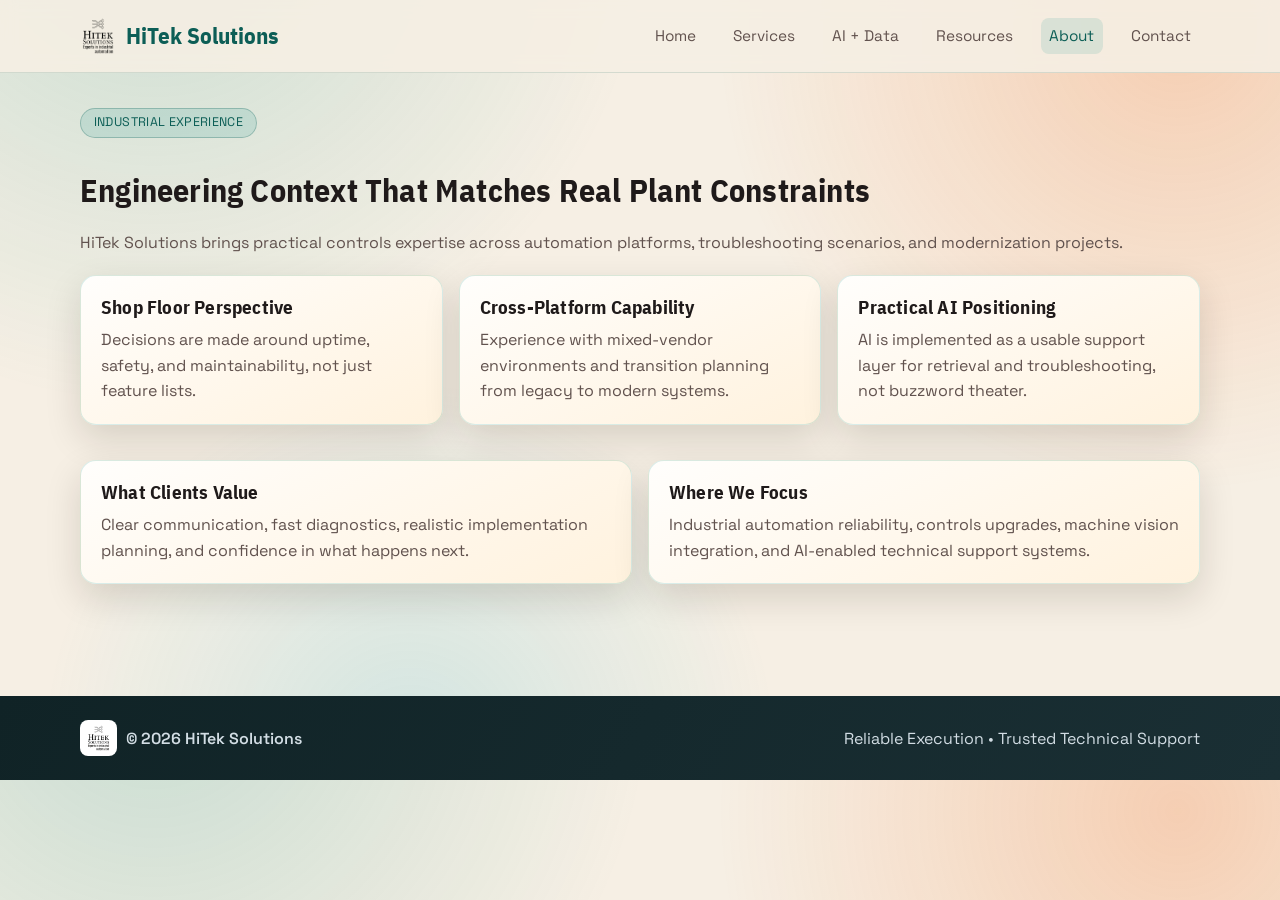
<file: about.html>
<!doctype html>
<html lang="en">
<head>
  <meta charset="UTF-8" />
  <meta name="viewport" content="width=device-width, initial-scale=1.0" />
  <title>About | HiTek Solutions</title>
  <meta name="description" content="HiTek Solutions combines industrial controls expertise with practical AI-enabled support systems." />
  <link rel="canonical" href="https://hiteksol.com/about.html" />
  <meta property="og:type" content="website" />
  <meta property="og:title" content="About HiTek Solutions" />
  <meta property="og:description" content="Industrial controls expertise, practical modernization support, and AI-enabled technical workflows." />
  <meta property="og:url" content="https://hiteksol.com/about.html" />
  <meta name="twitter:card" content="summary_large_image" />
  <meta name="twitter:title" content="About | HiTek Solutions" />
  <meta name="twitter:description" content="Engineering-focused automation support for plant-floor reliability and modernization." />
  <link rel="preconnect" href="https://fonts.googleapis.com" />
  <link rel="preconnect" href="https://fonts.gstatic.com" crossorigin />
  <link href="https://fonts.googleapis.com/css2?family=IBM+Plex+Sans+Condensed:wght@400;600;700&family=Space+Grotesk:wght@400;500;600;700&display=swap" rel="stylesheet" />
  <link rel="stylesheet" href="assets/css/styles.css" />
</head>
<body>
  <header class="site-header">
    <div class="container nav-wrap">
      <a class="brand" href="index.html">
        <img class="brand-logo" src="assets/images/Logo.png" alt="HiTek Solutions logo" />
        <span>HiTek Solutions</span>
      </a>
      <button class="menu-toggle" aria-label="Toggle navigation">Menu</button>
      <nav class="nav-links">
        <a href="index.html">Home</a>
        <a href="services.html">Services</a>
        <a href="ai-data-solutions.html">AI + Data</a>
        <a href="resources.html">Resources</a>
        <a class="active" href="about.html">About</a>
        <a href="contact.html">Contact</a>
      </nav>
    </div>
  </header>

  <main class="section">
    <div class="container">
      <div class="section-head reveal">
        <span class="kicker">Industrial Experience</span>
        <h1>Engineering Context That Matches Real Plant Constraints</h1>
        <p>HiTek Solutions brings practical controls expertise across automation platforms, troubleshooting scenarios, and modernization projects.</p>
      </div>

      <div class="card-grid">
        <article class="card reveal"><h3>Shop Floor Perspective</h3><p>Decisions are made around uptime, safety, and maintainability, not just feature lists.</p></article>
        <article class="card reveal"><h3>Cross-Platform Capability</h3><p>Experience with mixed-vendor environments and transition planning from legacy to modern systems.</p></article>
        <article class="card reveal"><h3>Practical AI Positioning</h3><p>AI is implemented as a usable support layer for retrieval and troubleshooting, not buzzword theater.</p></article>
      </div>

      <section class="section split">
        <article class="card reveal">
          <h3>What Clients Value</h3>
          <p>Clear communication, fast diagnostics, realistic implementation planning, and confidence in what happens next.</p>
        </article>
        <article class="card reveal">
          <h3>Where We Focus</h3>
          <p>Industrial automation reliability, controls upgrades, machine vision integration, and AI-enabled technical support systems.</p>
        </article>
      </section>
    </div>
  </main>

  <footer class="site-footer">
    <div class="container footer-row">
      <div class="footer-brand">
        <img class="footer-logo" src="assets/images/Logo.png" alt="HiTek Solutions logo" />
        <span>© <span data-year></span> HiTek Solutions</span>
      </div>
      <div>Reliable Execution • Trusted Technical Support</div>
    </div>
  </footer>

  <script src="assets/js/main.js"></script>
  <script>
 window.difyChatbotConfig = {
  token: '4Jf4ayX9tkjJKown',
  inputs: {
    // You can define the inputs from the Start node here
    // key is the variable name
    // e.g.
    // name: "NAME"
  },
  systemVariables: {
    // user_id: 'YOU CAN DEFINE USER ID HERE',
    // conversation_id: 'YOU CAN DEFINE CONVERSATION ID HERE, IT MUST BE A VALID UUID',
  },
  userVariables: {
    // avatar_url: 'YOU CAN DEFINE USER AVATAR URL HERE',
    // name: 'YOU CAN DEFINE USER NAME HERE',
  },
 }
</script>
<script
 src="https://udify.app/embed.min.js"
 id="4Jf4ayX9tkjJKown"
 defer>
</script>
<style>
  #dify-chatbot-bubble-button {
    background-color: #1C64F2 !important;
  }
  #dify-chatbot-bubble-window {
    width: 24rem !important;
    height: 40rem !important;
  }
</style>
</body>
</html>
</file>
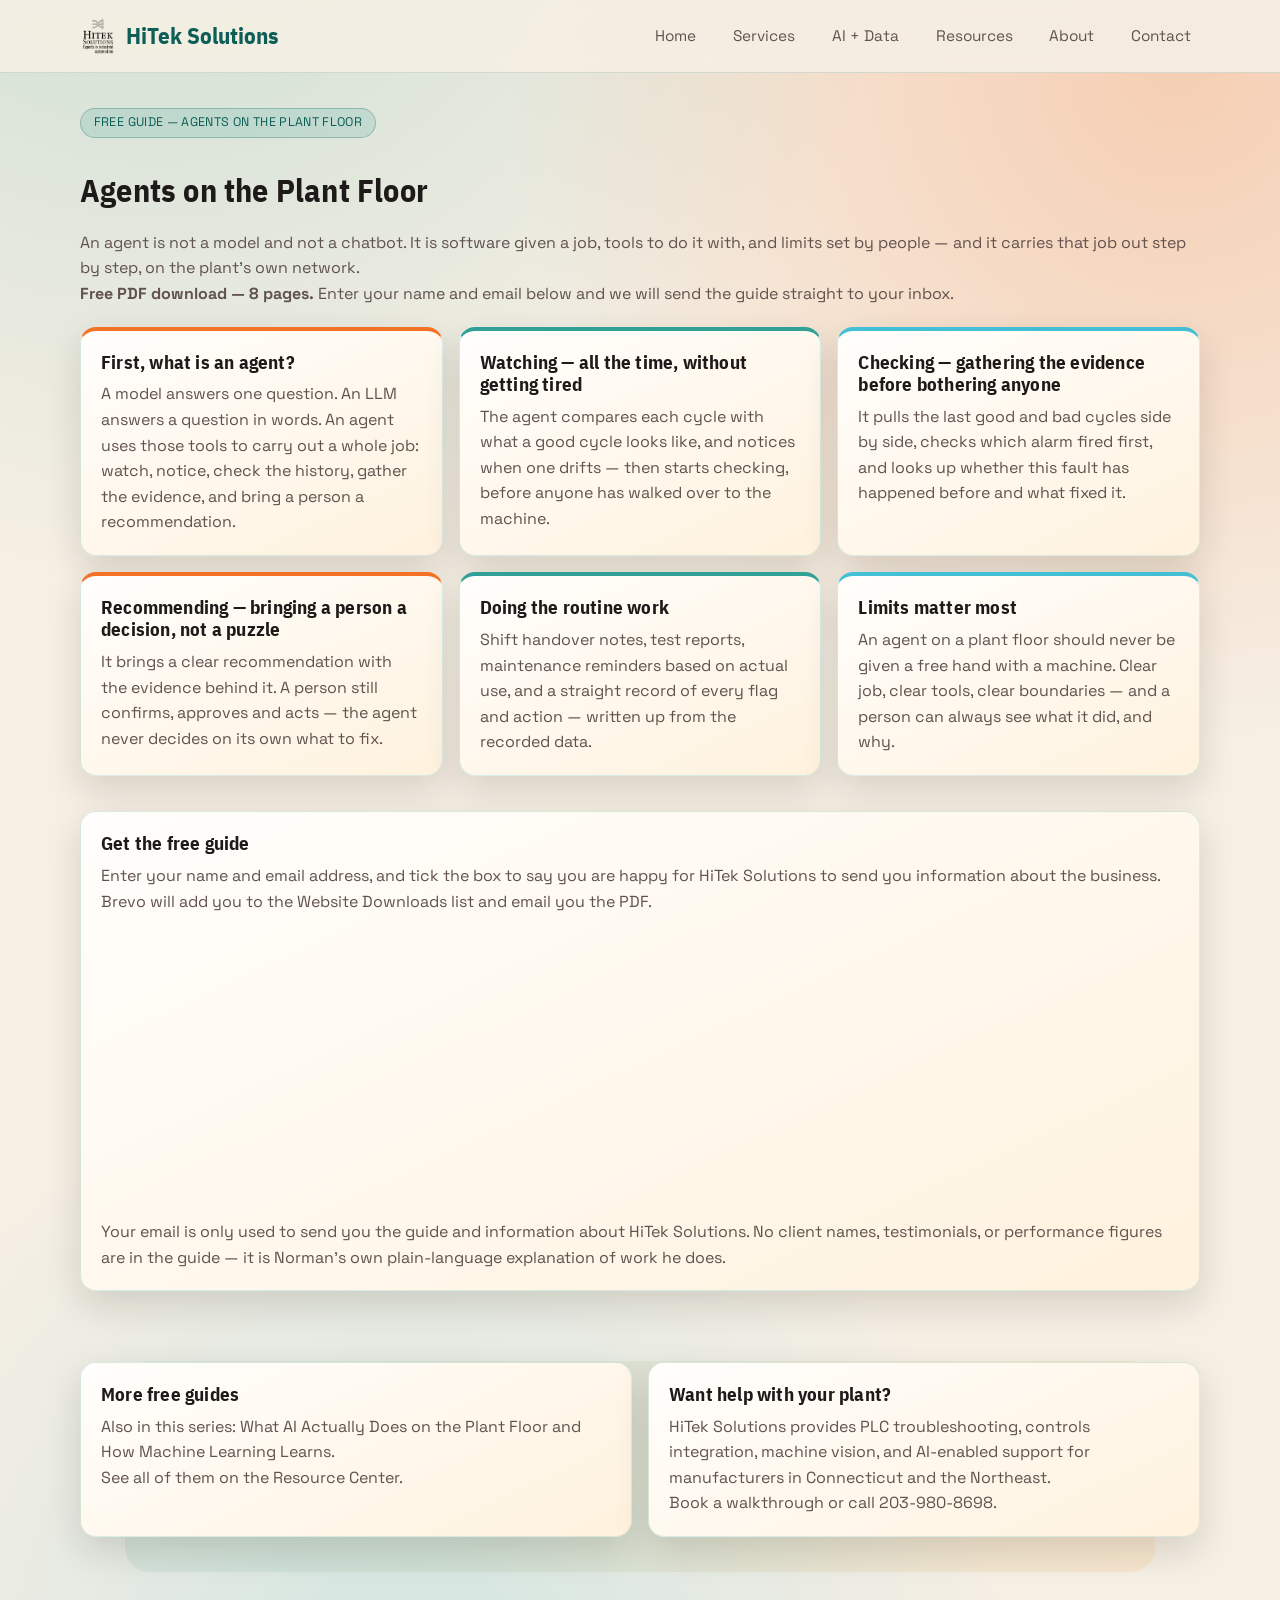
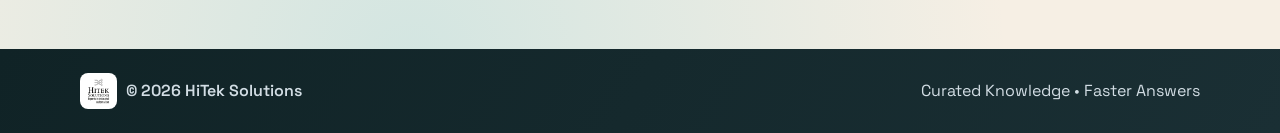
<file: agents-on-the-plant-floor.html>
<!doctype html>
<html lang="en">
<head>
  <meta charset="UTF-8" />
  <meta name="viewport" content="width=device-width, initial-scale=1.0" />
  <title>Agents on the Plant Floor — Free Guide | HiTek Solutions</title>
  <meta name="description" content="What an AI agent is, what it does on the plant floor, and who it helps: a model predicts, an LLM explains, and an agent does the work in between — watching, checking, recommending — while a person still decides." />
  <link rel="canonical" href="https://hiteksol.com/agents-on-the-plant-floor.html" />
  <meta property="og:type" content="website" />
  <meta property="og:title" content="Agents on the Plant Floor | HiTek Solutions" />
  <meta property="og:description" content="What an AI agent is, what it does on the plant floor, and who it helps: a model predicts, an LLM explains, and an agent does the work in between — watching, checking, recommending — while a person still decides." />
  <meta property="og:url" content="https://hiteksol.com/agents-on-the-plant-floor.html" />
  <meta name="twitter:card" content="summary_large_image" />
  <meta name="twitter:title" content="Agents on the Plant Floor | HiTek Solutions" />
  <meta name="twitter:description" content="What an AI agent is, what it does on the plant floor, and who it helps: a model predicts, an LLM explains, and an agent does the work in between — watching, checking, recommending — while a person still decides." />
  <link rel="preconnect" href="https://fonts.googleapis.com" />
  <link rel="preconnect" href="https://fonts.gstatic.com" crossorigin />
  <link href="https://fonts.googleapis.com/css2?family=IBM+Plex+Sans+Condensed:wght@400;600;700&family=Space+Grotesk:wght@400;500;600;700&display=swap" rel="stylesheet" />
  <link rel="stylesheet" href="assets/css/styles.css" />
</head>
<body>
  <header class="site-header">
    <div class="container nav-wrap">
      <a class="brand" href="index.html">
        <img class="brand-logo" src="assets/images/Logo.png" alt="HiTek Solutions logo" />
        <span>HiTek Solutions</span>
      </a>
      <button class="menu-toggle" aria-label="Toggle navigation">Menu</button>
      <nav class="nav-links">
        <a href="index.html">Home</a>
        <a href="services.html">Services</a>
        <a href="ai-data-solutions.html">AI + Data</a>
        <a href="resources.html">Resources</a>
        <a href="about.html">About</a>
        <a href="contact.html">Contact</a>
      </nav>
    </div>
  </header>

  <main class="section">
    <div class="container">
      <div class="section-head reveal">
        <span class="kicker">Free Guide — Agents on the Plant Floor</span>
        <h1>Agents on the Plant Floor</h1>
        <p>An agent is not a model and not a chatbot. It is software given a job, tools to do it with, and limits set by people — and it carries that job out step by step, on the plant’s own network.</p>
        <p><strong>Free PDF download — 8 pages.</strong> Enter your name and email below and we will send the guide straight to your inbox.</p>
      </div>

      <div class="card-grid service-list">
          <article class="card reveal"><h3>First, what is an agent?</h3><p>A model answers one question. An LLM answers a question in words. An agent uses those tools to carry out a whole job: watch, notice, check the history, gather the evidence, and bring a person a recommendation.</p></article>
          <article class="card reveal"><h3>Watching — all the time, without getting tired</h3><p>The agent compares each cycle with what a good cycle looks like, and notices when one drifts — then starts checking, before anyone has walked over to the machine.</p></article>
          <article class="card reveal"><h3>Checking — gathering the evidence before bothering anyone</h3><p>It pulls the last good and bad cycles side by side, checks which alarm fired first, and looks up whether this fault has happened before and what fixed it.</p></article>
          <article class="card reveal"><h3>Recommending — bringing a person a decision, not a puzzle</h3><p>It brings a clear recommendation with the evidence behind it. A person still confirms, approves and acts — the agent never decides on its own what to fix.</p></article>
          <article class="card reveal"><h3>Doing the routine work</h3><p>Shift handover notes, test reports, maintenance reminders based on actual use, and a straight record of every flag and action — written up from the recorded data.</p></article>
          <article class="card reveal"><h3>Limits matter most</h3><p>An agent on a plant floor should never be given a free hand with a machine. Clear job, clear tools, clear boundaries — and a person can always see what it did, and why.</p></article>
      </div>

      <section class="section reveal">
        <article class="card">
          <h3>Get the free guide</h3>
          <p>Enter your name and email address, and tick the box to say you are happy for HiTek Solutions to send you information about the business. Brevo will add you to the Website Downloads list and email you the PDF.</p>
<iframe title="Request the 'Agents on the Plant Floor' guide" width="540" height="305" src="https://15adab74.sibforms.com/v2/serve/[base64]" frameborder="0" scrolling="auto" allowfullscreen style="display: block;margin-left: auto;margin-right: auto;max-width: 100%;"></iframe>
          <p>Your email is only used to send you the guide and information about HiTek Solutions. No client names, testimonials, or performance figures are in the guide — it is Norman’s own plain-language explanation of work he does.</p>
        </article>
      </section>

      <section class="section reveal">
        <div class="split">
          <article class="card">
            <h3>More free guides</h3>
            <p>Also in this series: <a href="ai-on-the-plant-floor.html">What AI Actually Does on the Plant Floor</a> and <a href="how-machine-learning-learns.html">How Machine Learning Learns</a>.</p>
            <p>See all of them on the <a href="resources.html">Resource Center</a>.</p>
          </article>
          <article class="card">
            <h3>Want help with your plant?</h3>
            <p>HiTek Solutions provides PLC troubleshooting, controls integration, machine vision, and AI-enabled support for manufacturers in Connecticut and the Northeast.</p>
            <p><a href="contact.html">Book a walkthrough</a> or call <a href="tel:+12039808698">203-980-8698</a>.</p>
          </article>
        </div>
      </section>
    </div>
  </main>

  <footer class="site-footer">
    <div class="container footer-row">
      <div class="footer-brand">
        <img class="footer-logo" src="assets/images/Logo.png" alt="HiTek Solutions logo" />
        <span>© <span data-year></span> HiTek Solutions</span>
      </div>
      <div>Curated Knowledge • Faster Answers</div>
    </div>
  </footer>

  <script src="assets/js/main.js"></script>
  <script>
 window.difyChatbotConfig = {
  token: '4Jf4ayX9tkjJKown',
 }
</script>
<script
 src="https://udify.app/embed.min.js"
 id="4Jf4ayX9tkjJKown"
 defer>
</script>
<style>
  #dify-chatbot-bubble-button {
    background-color: #1C64F2 !important;
  }
  #dify-chatbot-bubble-window {
    width: 24rem !important;
    height: 40rem !important;
  }
</style>
</body>
</html>
</file>
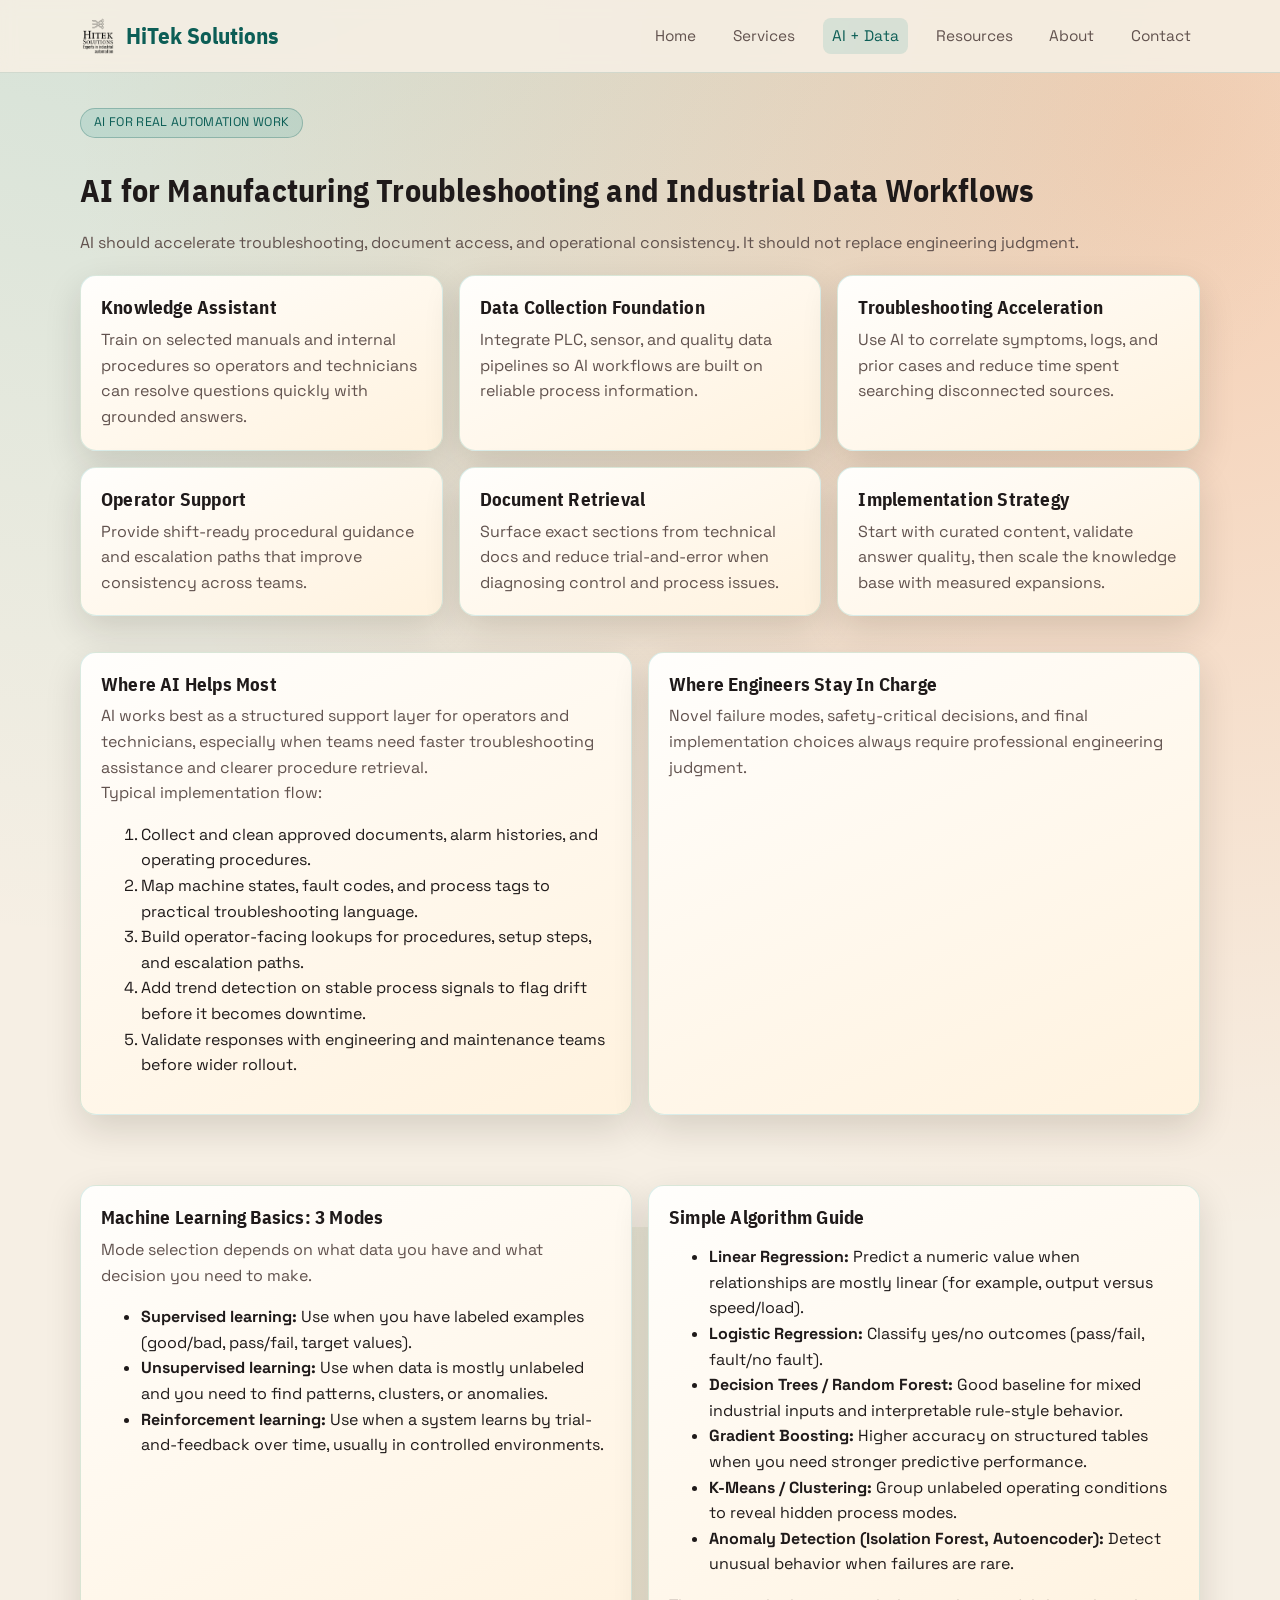
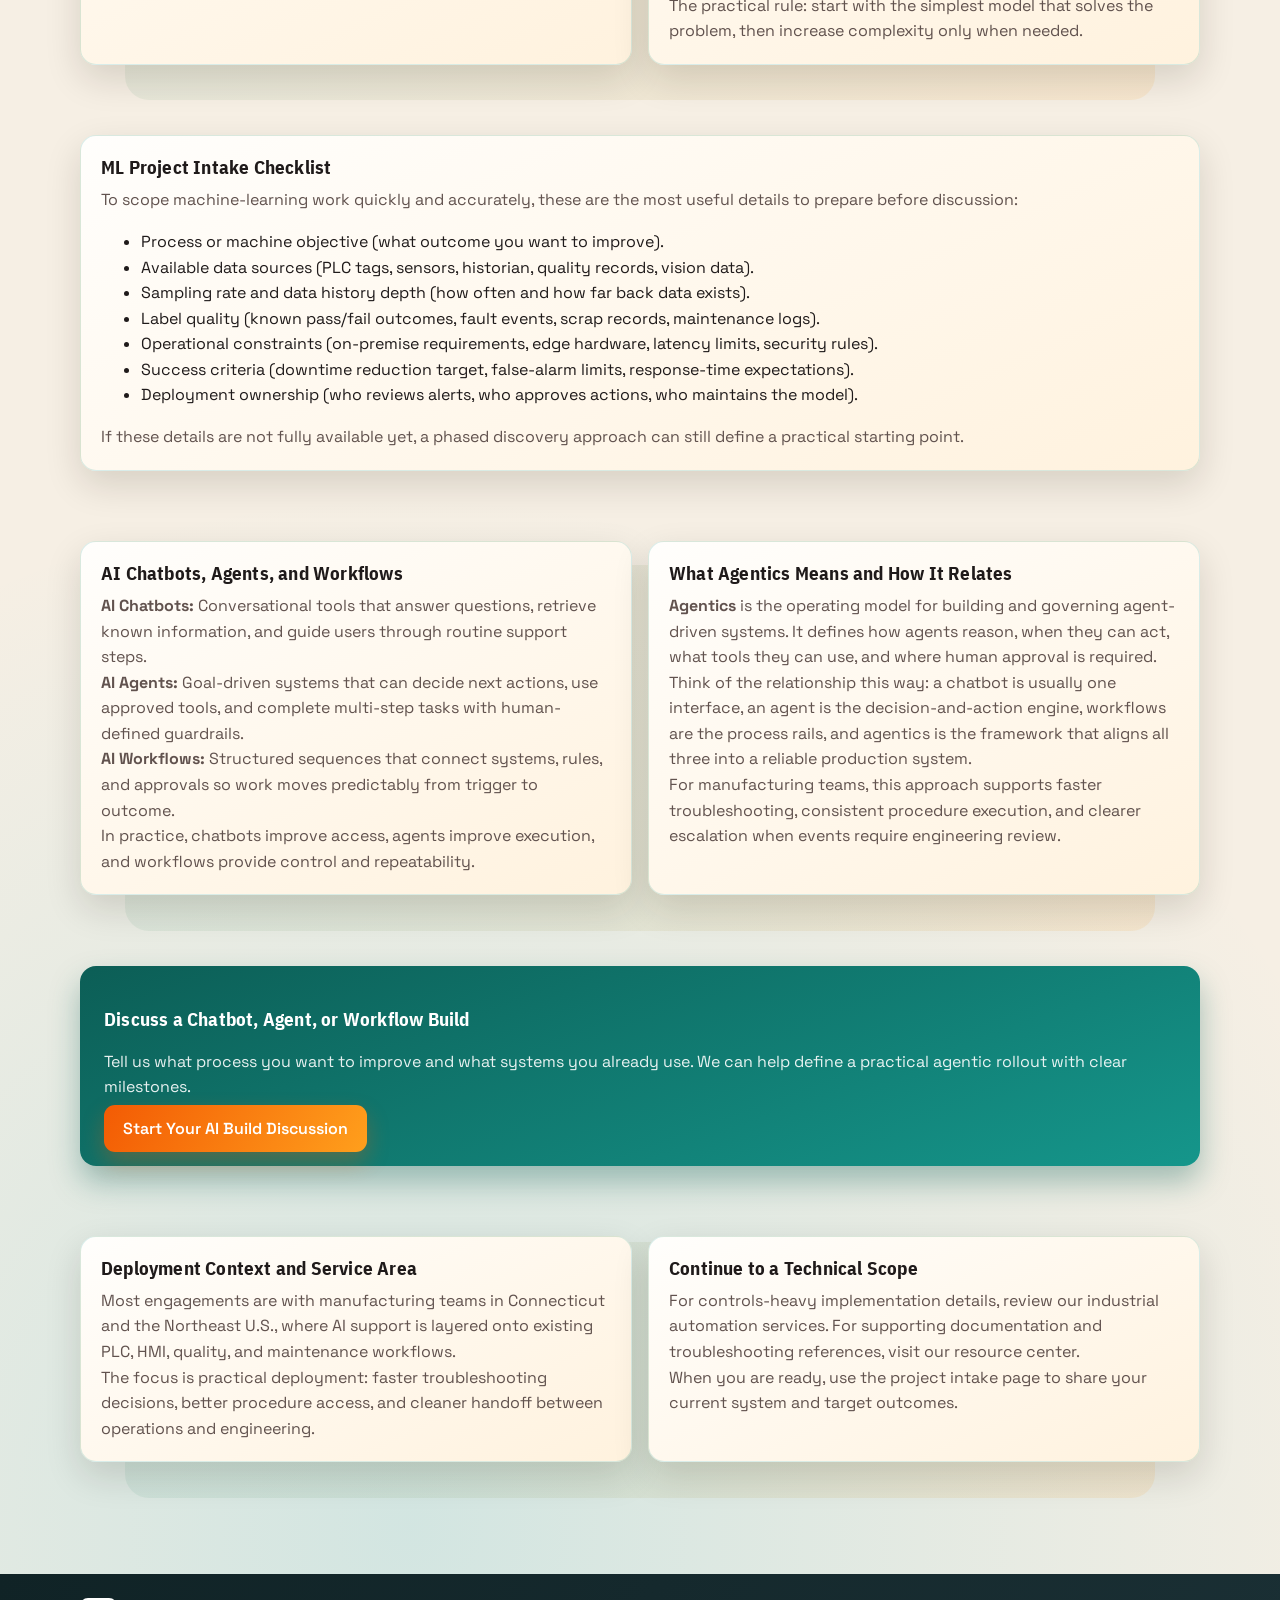
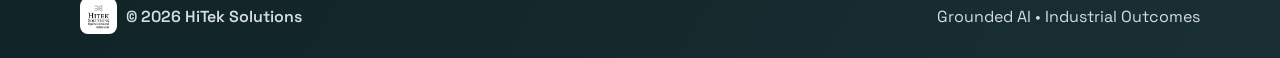
<file: ai-data-solutions.html>
<!doctype html>
<html lang="en">
<head>
  <meta charset="UTF-8" />
  <meta name="viewport" content="width=device-width, initial-scale=1.0" />
  <title>AI for Manufacturing and Industrial Data Solutions | HiTek Solutions</title>
  <meta name="description" content="Practical AI for manufacturing teams: technical knowledge assistants, industrial data collection, and troubleshooting acceleration built for plant-floor operations." />
  <link rel="canonical" href="https://hiteksol.com/ai-data-solutions.html" />
  <meta property="og:type" content="website" />
  <meta property="og:title" content="AI for Manufacturing and Industrial Data Solutions" />
  <meta property="og:description" content="AI knowledge systems and industrial data solutions that improve troubleshooting speed and operational consistency." />
  <meta property="og:url" content="https://hiteksol.com/ai-data-solutions.html" />
  <meta name="twitter:card" content="summary_large_image" />
  <meta name="twitter:title" content="AI + Data Solutions | HiTek Solutions" />
  <meta name="twitter:description" content="Industrial AI assistants, data foundation design, and troubleshooting acceleration for operations teams." />
  <link rel="preconnect" href="https://fonts.googleapis.com" />
  <link rel="preconnect" href="https://fonts.gstatic.com" crossorigin />
  <link href="https://fonts.googleapis.com/css2?family=IBM+Plex+Sans+Condensed:wght@400;600;700&family=Space+Grotesk:wght@400;500;600;700&display=swap" rel="stylesheet" />
  <link rel="stylesheet" href="assets/css/styles.css" />
</head>
<body>
  <header class="site-header">
    <div class="container nav-wrap">
      <a class="brand" href="index.html">
        <img class="brand-logo" src="assets/images/Logo.png" alt="HiTek Solutions logo" />
        <span>HiTek Solutions</span>
      </a>
      <button class="menu-toggle" aria-label="Toggle navigation">Menu</button>
      <nav class="nav-links">
        <a href="index.html">Home</a>
        <a href="services.html">Services</a>
        <a class="active" href="ai-data-solutions.html">AI + Data</a>
        <a href="resources.html">Resources</a>
        <a href="about.html">About</a>
        <a href="contact.html">Contact</a>
      </nav>
    </div>
  </header>

  <main class="section">
    <div class="container">
      <div class="section-head reveal">
        <span class="kicker">AI For Real Automation Work</span>
        <h1>AI for Manufacturing Troubleshooting and Industrial Data Workflows</h1>
        <p>AI should accelerate troubleshooting, document access, and operational consistency. It should not replace engineering judgment.</p>
      </div>

      <div class="card-grid">
        <article class="card reveal"><h3>Knowledge Assistant</h3><p>Train on selected manuals and internal procedures so operators and technicians can resolve questions quickly with grounded answers.</p></article>
        <article class="card reveal"><h3>Data Collection Foundation</h3><p>Integrate PLC, sensor, and quality data pipelines so AI workflows are built on reliable process information.</p></article>
        <article class="card reveal"><h3>Troubleshooting Acceleration</h3><p>Use AI to correlate symptoms, logs, and prior cases and reduce time spent searching disconnected sources.</p></article>
        <article class="card reveal"><h3>Operator Support</h3><p>Provide shift-ready procedural guidance and escalation paths that improve consistency across teams.</p></article>
        <article class="card reveal"><h3>Document Retrieval</h3><p>Surface exact sections from technical docs and reduce trial-and-error when diagnosing control and process issues.</p></article>
        <article class="card reveal"><h3>Implementation Strategy</h3><p>Start with curated content, validate answer quality, then scale the knowledge base with measured expansions.</p></article>
      </div>

      <section class="section split">
        <article class="card reveal">
          <h3>Where AI Helps Most</h3>
          <p>AI works best as a structured support layer for operators and technicians, especially when teams need faster troubleshooting assistance and clearer procedure retrieval.</p>
          <p>Typical implementation flow:</p>
          <ol>
            <li>Collect and clean approved documents, alarm histories, and operating procedures.</li>
            <li>Map machine states, fault codes, and process tags to practical troubleshooting language.</li>
            <li>Build operator-facing lookups for procedures, setup steps, and escalation paths.</li>
            <li>Add trend detection on stable process signals to flag drift before it becomes downtime.</li>
            <li>Validate responses with engineering and maintenance teams before wider rollout.</li>
          </ol>
        </article>
        <article class="card reveal">
          <h3>Where Engineers Stay In Charge</h3>
          <p>Novel failure modes, safety-critical decisions, and final implementation choices always require professional engineering judgment.</p>
        </article>
      </section>

      <section class="section split">
        <article class="card reveal">
          <h3>Machine Learning Basics: 3 Modes</h3>
          <p>Mode selection depends on what data you have and what decision you need to make.</p>
          <ul>
            <li><strong>Supervised learning:</strong> Use when you have labeled examples (good/bad, pass/fail, target values).</li>
            <li><strong>Unsupervised learning:</strong> Use when data is mostly unlabeled and you need to find patterns, clusters, or anomalies.</li>
            <li><strong>Reinforcement learning:</strong> Use when a system learns by trial-and-feedback over time, usually in controlled environments.</li>
          </ul>
        </article>
        <article class="card reveal">
          <h3>Simple Algorithm Guide</h3>
          <ul>
            <li><strong>Linear Regression:</strong> Predict a numeric value when relationships are mostly linear (for example, output versus speed/load).</li>
            <li><strong>Logistic Regression:</strong> Classify yes/no outcomes (pass/fail, fault/no fault).</li>
            <li><strong>Decision Trees / Random Forest:</strong> Good baseline for mixed industrial inputs and interpretable rule-style behavior.</li>
            <li><strong>Gradient Boosting:</strong> Higher accuracy on structured tables when you need stronger predictive performance.</li>
            <li><strong>K-Means / Clustering:</strong> Group unlabeled operating conditions to reveal hidden process modes.</li>
            <li><strong>Anomaly Detection (Isolation Forest, Autoencoder):</strong> Detect unusual behavior when failures are rare.</li>
          </ul>
          <p>The practical rule: start with the simplest model that solves the problem, then increase complexity only when needed.</p>
        </article>
      </section>

      <section class="section reveal">
        <article class="card">
          <h3>ML Project Intake Checklist</h3>
          <p>To scope machine-learning work quickly and accurately, these are the most useful details to prepare before discussion:</p>
          <ul>
            <li>Process or machine objective (what outcome you want to improve).</li>
            <li>Available data sources (PLC tags, sensors, historian, quality records, vision data).</li>
            <li>Sampling rate and data history depth (how often and how far back data exists).</li>
            <li>Label quality (known pass/fail outcomes, fault events, scrap records, maintenance logs).</li>
            <li>Operational constraints (on-premise requirements, edge hardware, latency limits, security rules).</li>
            <li>Success criteria (downtime reduction target, false-alarm limits, response-time expectations).</li>
            <li>Deployment ownership (who reviews alerts, who approves actions, who maintains the model).</li>
          </ul>
          <p>If these details are not fully available yet, a phased discovery approach can still define a practical starting point.</p>
        </article>
      </section>

      <section class="section split reveal">
        <article class="card">
          <h3>AI Chatbots, Agents, and Workflows</h3>
          <p><strong>AI Chatbots:</strong> Conversational tools that answer questions, retrieve known information, and guide users through routine support steps.</p>
          <p><strong>AI Agents:</strong> Goal-driven systems that can decide next actions, use approved tools, and complete multi-step tasks with human-defined guardrails.</p>
          <p><strong>AI Workflows:</strong> Structured sequences that connect systems, rules, and approvals so work moves predictably from trigger to outcome.</p>
          <p>In practice, chatbots improve access, agents improve execution, and workflows provide control and repeatability.</p>
        </article>
        <article class="card">
          <h3>What Agentics Means and How It Relates</h3>
          <p><strong>Agentics</strong> is the operating model for building and governing agent-driven systems. It defines how agents reason, when they can act, what tools they can use, and where human approval is required.</p>
          <p>Think of the relationship this way: a chatbot is usually one interface, an agent is the decision-and-action engine, workflows are the process rails, and agentics is the framework that aligns all three into a reliable production system.</p>
          <p>For manufacturing teams, this approach supports faster troubleshooting, consistent procedure execution, and clearer escalation when events require engineering review.</p>
        </article>
      </section>

      <section class="section reveal">
        <div class="strip">
          <h3>Discuss a Chatbot, Agent, or Workflow Build</h3>
          <p>Tell us what process you want to improve and what systems you already use. We can help define a practical agentic rollout with clear milestones.</p>
          <a class="btn btn-primary" href="contact.html">Start Your AI Build Discussion</a>
        </div>
      </section>

      <section class="section split reveal">
        <article class="card">
          <h3>Deployment Context and Service Area</h3>
          <p>Most engagements are with manufacturing teams in Connecticut and the Northeast U.S., where AI support is layered onto existing PLC, HMI, quality, and maintenance workflows.</p>
          <p>The focus is practical deployment: faster troubleshooting decisions, better procedure access, and cleaner handoff between operations and engineering.</p>
        </article>
        <article class="card">
          <h3>Continue to a Technical Scope</h3>
          <p>For controls-heavy implementation details, review our <a href="services.html">industrial automation services</a>. For supporting documentation and troubleshooting references, visit our <a href="resources.html">resource center</a>.</p>
          <p>When you are ready, use the <a href="contact.html">project intake page</a> to share your current system and target outcomes.</p>
        </article>
      </section>
    </div>
  </main>

  <footer class="site-footer">
    <div class="container footer-row">
      <div class="footer-brand">
        <img class="footer-logo" src="assets/images/Logo.png" alt="HiTek Solutions logo" />
        <span>© <span data-year></span> HiTek Solutions</span>
      </div>
      <div>Grounded AI • Industrial Outcomes</div>
    </div>
  </footer>

  <script src="assets/js/main.js"></script>
  <script>
 window.difyChatbotConfig = {
  token: '4Jf4ayX9tkjJKown',
  inputs: {
    // You can define the inputs from the Start node here
    // key is the variable name
    // e.g.
    // name: "NAME"
  },
  systemVariables: {
    // user_id: 'YOU CAN DEFINE USER ID HERE',
    // conversation_id: 'YOU CAN DEFINE CONVERSATION ID HERE, IT MUST BE A VALID UUID',
  },
  userVariables: {
    // avatar_url: 'YOU CAN DEFINE USER AVATAR URL HERE',
    // name: 'YOU CAN DEFINE USER NAME HERE',
  },
 }
</script>
<script
 src="https://udify.app/embed.min.js"
 id="4Jf4ayX9tkjJKown"
 defer>
</script>
<style>
  #dify-chatbot-bubble-button {
    background-color: #1C64F2 !important;
  }
  #dify-chatbot-bubble-window {
    width: 24rem !important;
    height: 40rem !important;
  }
</style>
</body>
</html>
</file>
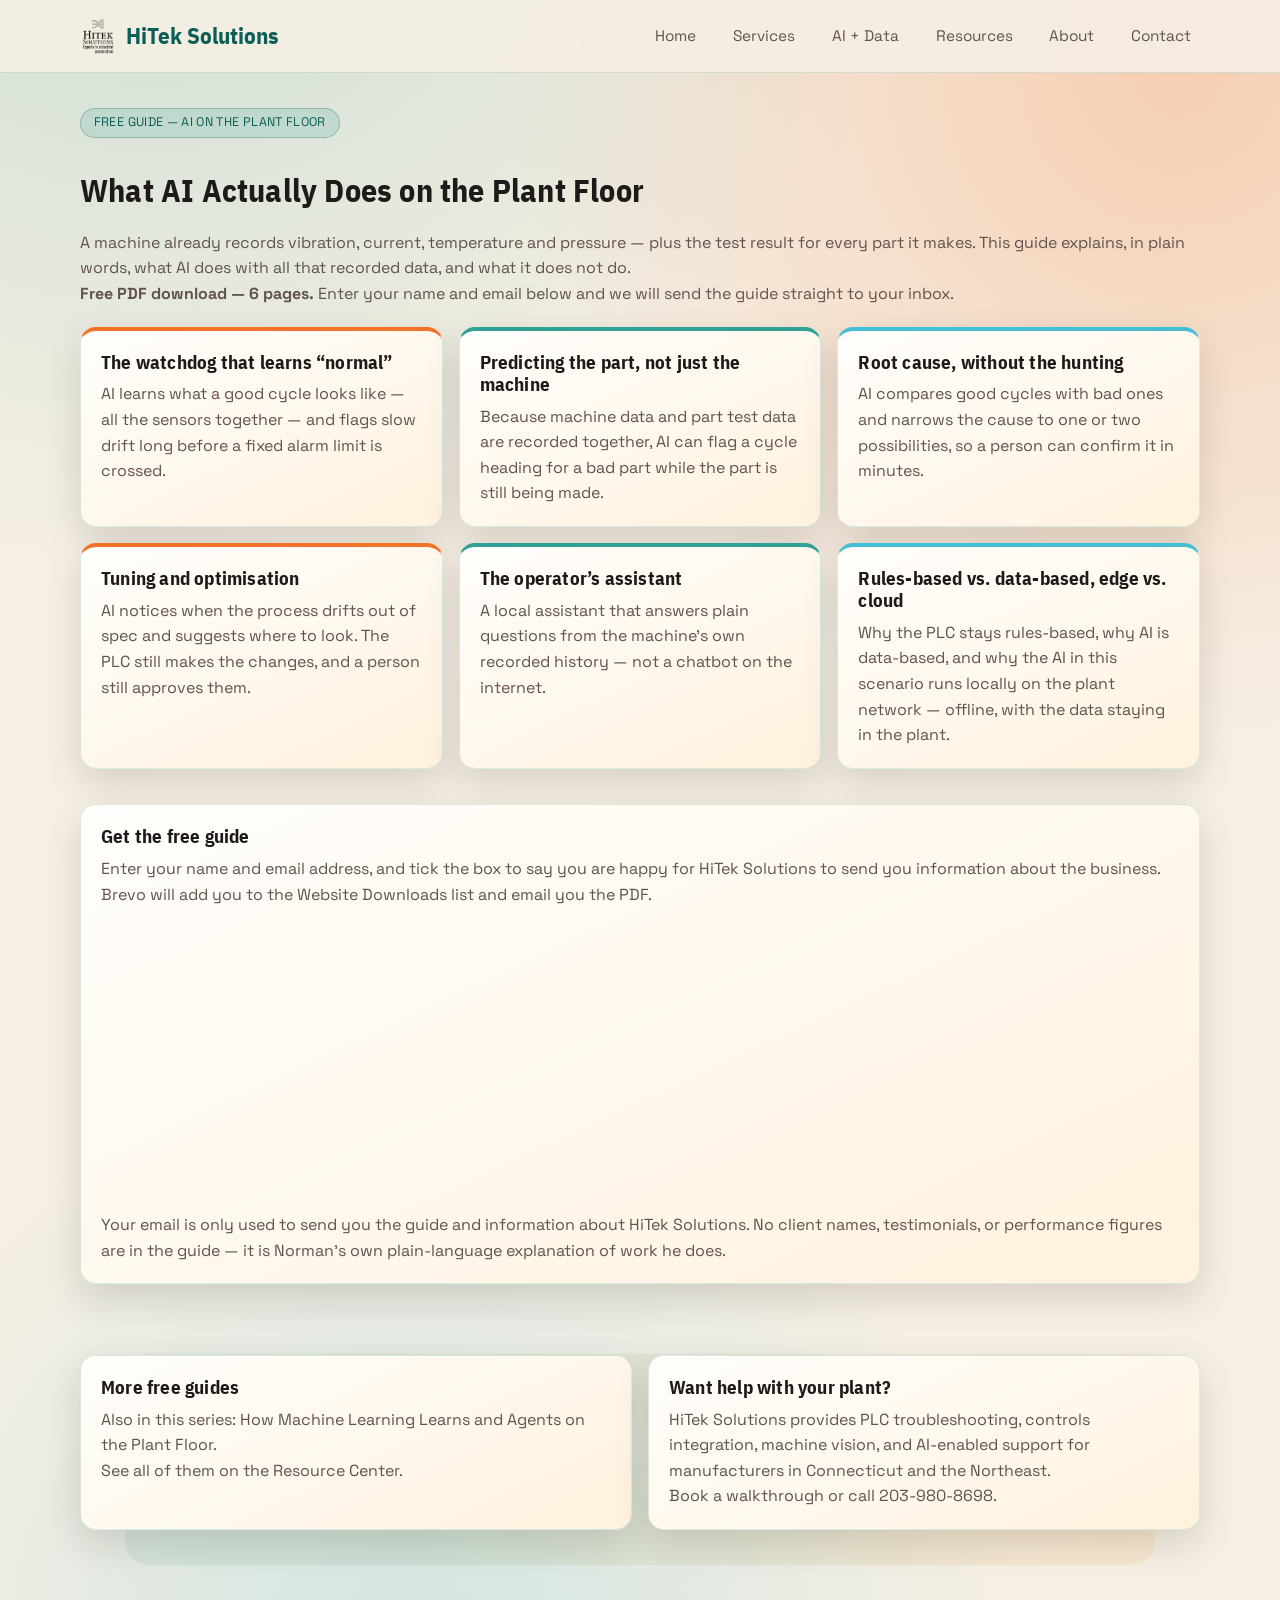
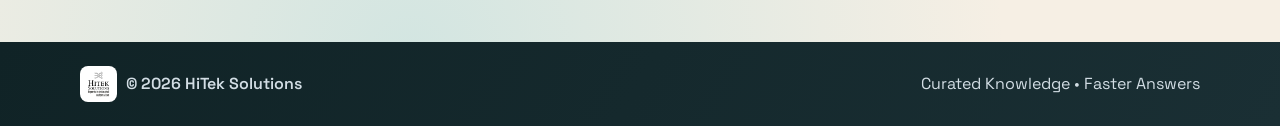
<file: ai-on-the-plant-floor.html>
<!doctype html>
<html lang="en">
<head>
  <meta charset="UTF-8" />
  <meta name="viewport" content="width=device-width, initial-scale=1.0" />
  <title>What AI Actually Does on the Plant Floor — Free Guide | HiTek Solutions</title>
  <meta name="description" content="A plain-language guide to what AI actually does on the plant floor: it does not run the machine — the PLC does that. It watches the recorded machine and part data and spots drift, predicts bad parts, and narrows down root cause." />
  <link rel="canonical" href="https://hiteksol.com/ai-on-the-plant-floor.html" />
  <meta property="og:type" content="website" />
  <meta property="og:title" content="What AI Actually Does on the Plant Floor | HiTek Solutions" />
  <meta property="og:description" content="A plain-language guide to what AI actually does on the plant floor: it does not run the machine — the PLC does that. It watches the recorded machine and part data and spots drift, predicts bad parts, and narrows down root cause." />
  <meta property="og:url" content="https://hiteksol.com/ai-on-the-plant-floor.html" />
  <meta name="twitter:card" content="summary_large_image" />
  <meta name="twitter:title" content="What AI Actually Does on the Plant Floor | HiTek Solutions" />
  <meta name="twitter:description" content="A plain-language guide to what AI actually does on the plant floor: it does not run the machine — the PLC does that. It watches the recorded machine and part data and spots drift, predicts bad parts, and narrows down root cause." />
  <link rel="preconnect" href="https://fonts.googleapis.com" />
  <link rel="preconnect" href="https://fonts.gstatic.com" crossorigin />
  <link href="https://fonts.googleapis.com/css2?family=IBM+Plex+Sans+Condensed:wght@400;600;700&family=Space+Grotesk:wght@400;500;600;700&display=swap" rel="stylesheet" />
  <link rel="stylesheet" href="assets/css/styles.css" />
</head>
<body>
  <header class="site-header">
    <div class="container nav-wrap">
      <a class="brand" href="index.html">
        <img class="brand-logo" src="assets/images/Logo.png" alt="HiTek Solutions logo" />
        <span>HiTek Solutions</span>
      </a>
      <button class="menu-toggle" aria-label="Toggle navigation">Menu</button>
      <nav class="nav-links">
        <a href="index.html">Home</a>
        <a href="services.html">Services</a>
        <a href="ai-data-solutions.html">AI + Data</a>
        <a href="resources.html">Resources</a>
        <a href="about.html">About</a>
        <a href="contact.html">Contact</a>
      </nav>
    </div>
  </header>

  <main class="section">
    <div class="container">
      <div class="section-head reveal">
        <span class="kicker">Free Guide — AI on the Plant Floor</span>
        <h1>What AI Actually Does on the Plant Floor</h1>
        <p>A machine already records vibration, current, temperature and pressure — plus the test result for every part it makes. This guide explains, in plain words, what AI does with all that recorded data, and what it does not do.</p>
        <p><strong>Free PDF download — 6 pages.</strong> Enter your name and email below and we will send the guide straight to your inbox.</p>
      </div>

      <div class="card-grid service-list">
          <article class="card reveal"><h3>The watchdog that learns “normal”</h3><p>AI learns what a good cycle looks like — all the sensors together — and flags slow drift long before a fixed alarm limit is crossed.</p></article>
          <article class="card reveal"><h3>Predicting the part, not just the machine</h3><p>Because machine data and part test data are recorded together, AI can flag a cycle heading for a bad part while the part is still being made.</p></article>
          <article class="card reveal"><h3>Root cause, without the hunting</h3><p>AI compares good cycles with bad ones and narrows the cause to one or two possibilities, so a person can confirm it in minutes.</p></article>
          <article class="card reveal"><h3>Tuning and optimisation</h3><p>AI notices when the process drifts out of spec and suggests where to look. The PLC still makes the changes, and a person still approves them.</p></article>
          <article class="card reveal"><h3>The operator’s assistant</h3><p>A local assistant that answers plain questions from the machine’s own recorded history — not a chatbot on the internet.</p></article>
          <article class="card reveal"><h3>Rules-based vs. data-based, edge vs. cloud</h3><p>Why the PLC stays rules-based, why AI is data-based, and why the AI in this scenario runs locally on the plant network — offline, with the data staying in the plant.</p></article>
      </div>

      <section class="section reveal">
        <article class="card">
          <h3>Get the free guide</h3>
          <p>Enter your name and email address, and tick the box to say you are happy for HiTek Solutions to send you information about the business. Brevo will add you to the Website Downloads list and email you the PDF.</p>
<iframe title="Request the 'What AI Actually Does on the Plant Floor' guide" width="540" height="305" src="https://15adab74.sibforms.com/v2/serve/[base64]" frameborder="0" scrolling="auto" allowfullscreen style="display: block;margin-left: auto;margin-right: auto;max-width: 100%;"></iframe>
          <p>Your email is only used to send you the guide and information about HiTek Solutions. No client names, testimonials, or performance figures are in the guide — it is Norman’s own plain-language explanation of work he does.</p>
        </article>
      </section>

      <section class="section reveal">
        <div class="split">
          <article class="card">
            <h3>More free guides</h3>
            <p>Also in this series: <a href="how-machine-learning-learns.html">How Machine Learning Learns</a> and <a href="agents-on-the-plant-floor.html">Agents on the Plant Floor</a>.</p>
            <p>See all of them on the <a href="resources.html">Resource Center</a>.</p>
          </article>
          <article class="card">
            <h3>Want help with your plant?</h3>
            <p>HiTek Solutions provides PLC troubleshooting, controls integration, machine vision, and AI-enabled support for manufacturers in Connecticut and the Northeast.</p>
            <p><a href="contact.html">Book a walkthrough</a> or call <a href="tel:+12039808698">203-980-8698</a>.</p>
          </article>
        </div>
      </section>
    </div>
  </main>

  <footer class="site-footer">
    <div class="container footer-row">
      <div class="footer-brand">
        <img class="footer-logo" src="assets/images/Logo.png" alt="HiTek Solutions logo" />
        <span>© <span data-year></span> HiTek Solutions</span>
      </div>
      <div>Curated Knowledge • Faster Answers</div>
    </div>
  </footer>

  <script src="assets/js/main.js"></script>
  <script>
 window.difyChatbotConfig = {
  token: '4Jf4ayX9tkjJKown',
 }
</script>
<script
 src="https://udify.app/embed.min.js"
 id="4Jf4ayX9tkjJKown"
 defer>
</script>
<style>
  #dify-chatbot-bubble-button {
    background-color: #1C64F2 !important;
  }
  #dify-chatbot-bubble-window {
    width: 24rem !important;
    height: 40rem !important;
  }
</style>
</body>
</html>
</file>
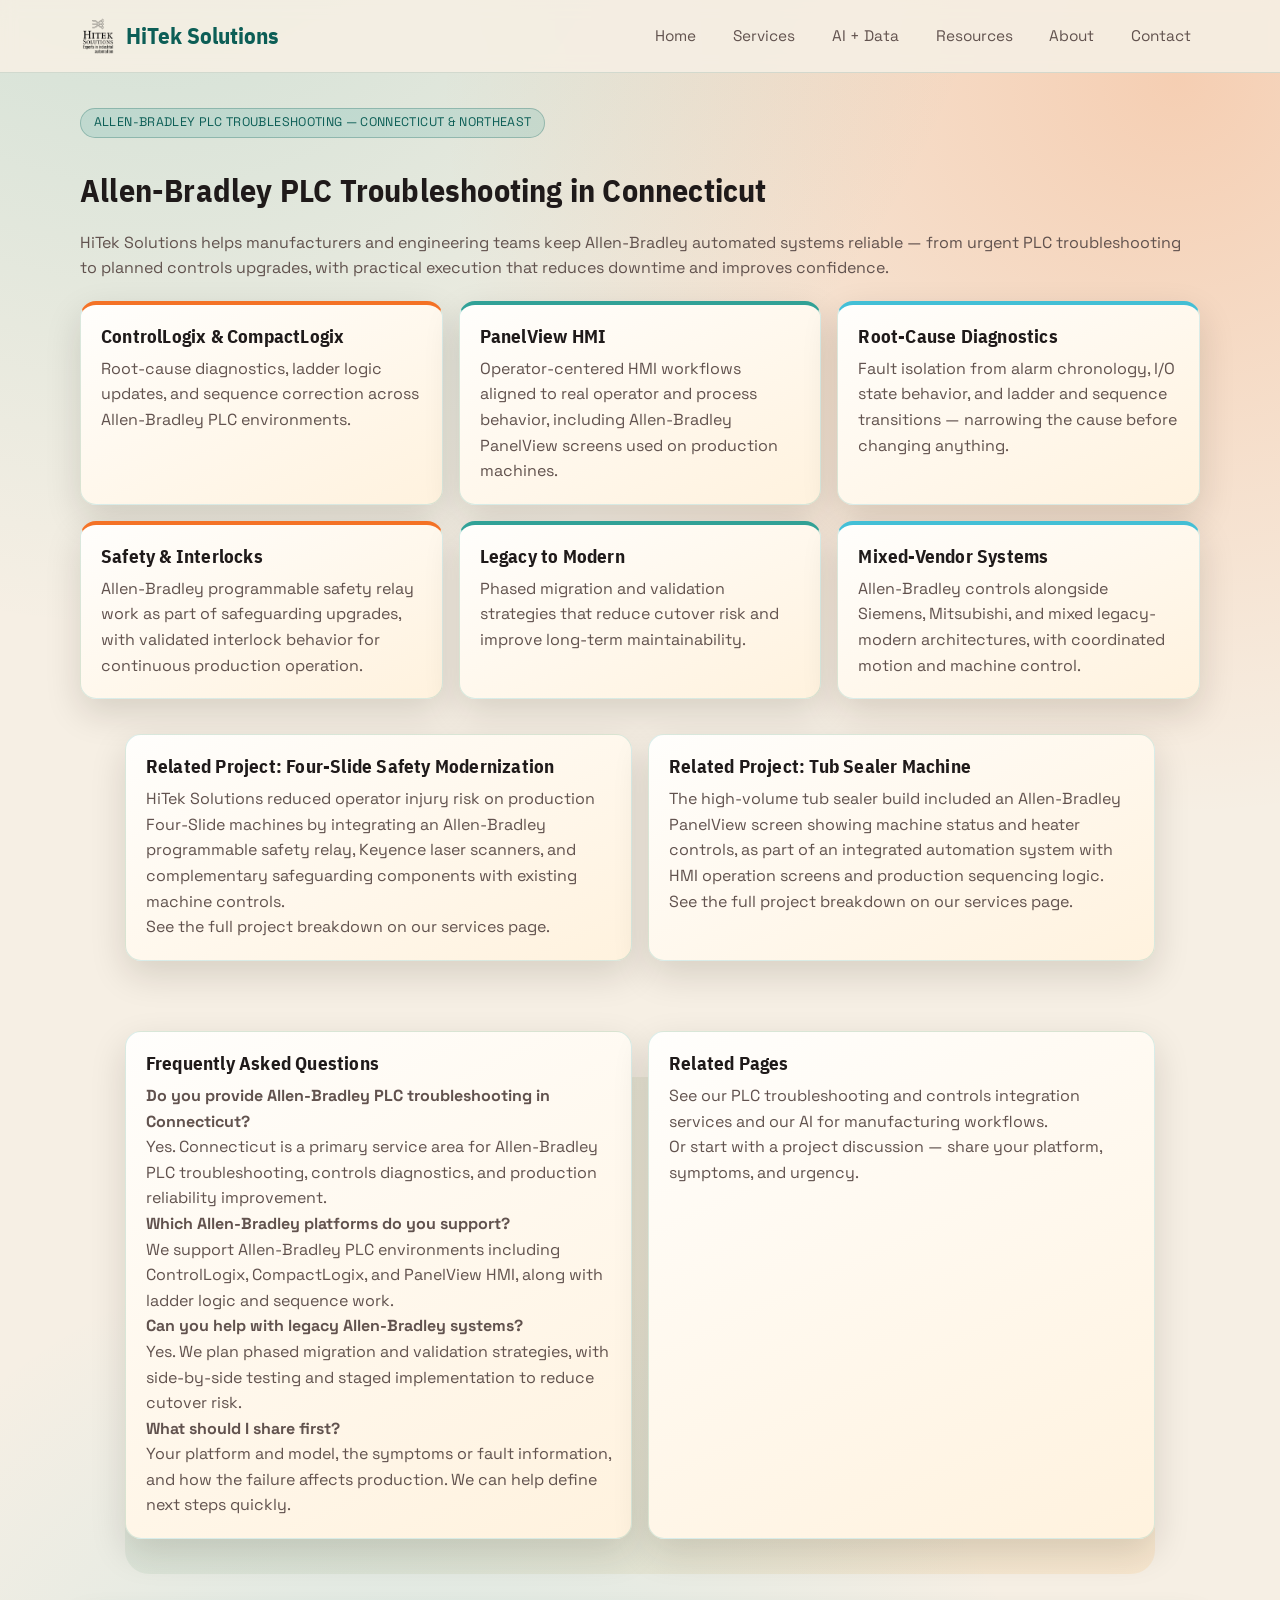
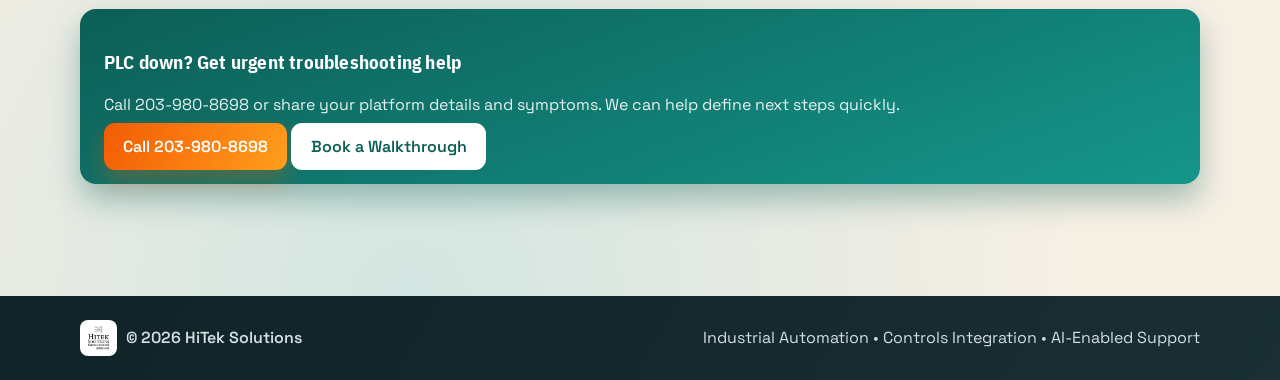
<file: allen-bradley-plc-troubleshooting.html>
<!doctype html>
<html lang="en">
<!doctype html>
<html lang="en">
<head>
  <meta charset="UTF-8" />
  <meta name="viewport" content="width=device-width, initial-scale=1.0" />
  <title>Allen-Bradley PLC Troubleshooting in Connecticut | HiTek Solutions</title>
  <meta name="description" content="Allen-Bradley PLC troubleshooting in Connecticut and the Northeast: ControlLogix, CompactLogix, and PanelView support, ladder logic, and root-cause diagnostics from HiTek Solutions." />
  <link rel="canonical" href="https://hiteksol.com/allen-bradley-plc-troubleshooting.html" />
  <meta property="og:type" content="website" />
  <meta property="og:title" content="Allen-Bradley PLC Troubleshooting in Connecticut" />
  <meta property="og:description" content="Allen-Bradley PLC troubleshooting: ControlLogix, CompactLogix, and PanelView support, ladder logic, and root-cause diagnostics." />
  <meta property="og:url" content="https://hiteksol.com/allen-bradley-plc-troubleshooting.html" />
  <meta name="twitter:card" content="summary_large_image" />
  <meta name="twitter:title" content="Allen-Bradley PLC Troubleshooting | HiTek Solutions" />
  <meta name="twitter:description" content="Allen-Bradley PLC troubleshooting: ControlLogix, CompactLogix, and PanelView support, ladder logic, and root-cause diagnostics." />
  <link rel="preconnect" href="https://fonts.googleapis.com" />
  <link rel="preconnect" href="https://fonts.gstatic.com" crossorigin />
  <link href="https://fonts.googleapis.com/css2?family=IBM+Plex+Sans+Condensed:wght@400;600;700&family=Space+Grotesk:wght@400;500;600;700&display=swap" rel="stylesheet" />
  <link rel="stylesheet" href="assets/css/styles.css" />
  <script type="application/ld+json">
  {
    "@context": "https://schema.org",
    "@type": "Organization",
    "name": "HiTek Solutions",
    "url": "https://hiteksol.com",
    "email": "normiebear7@gmail.com",
    "telephone": "+1-203-980-8698",
    "description": "Industrial automation services including PLC troubleshooting, controls integration, machine vision, and AI-enabled technical support.",
    "areaServed": "Northeast United States"
  }
  </script>
  <script type="application/ld+json">
  {
    "@context": "https://schema.org",
    "@type": "FAQPage",
    "mainEntity": [
      {
        "@type": "Question",
        "name": "Do you provide Allen-Bradley PLC troubleshooting in Connecticut?",
        "acceptedAnswer": {
          "@type": "Answer",
          "text": "Yes. Connecticut is a primary service area for Allen-Bradley PLC troubleshooting, controls diagnostics, and production reliability improvement."
        }
      },
      {
        "@type": "Question",
        "name": "Which Allen-Bradley platforms do you support?",
        "acceptedAnswer": {
          "@type": "Answer",
          "text": "We support Allen-Bradley PLC environments including ControlLogix, CompactLogix, and PanelView HMI, along with ladder logic and sequence work."
        }
      },
      {
        "@type": "Question",
        "name": "Can you help with legacy Allen-Bradley systems?",
        "acceptedAnswer": {
          "@type": "Answer",
          "text": "Yes. We plan phased migration and validation strategies, with side-by-side testing and staged implementation to reduce cutover risk."
        }
      },
      {
        "@type": "Question",
        "name": "What should I share first?",
        "acceptedAnswer": {
          "@type": "Answer",
          "text": "Your platform and model, the symptoms or fault information, and how the failure affects production. We can help define next steps quickly."
        }
      }
    ]
  }
  </script>
</head>
<body>
  <header class="site-header">
    <div class="container nav-wrap">
      <a class="brand" href="index.html">
        <img class="brand-logo" src="assets/images/Logo.png" alt="HiTek Solutions logo" />
        <span>HiTek Solutions</span>
      </a>
      <button class="menu-toggle" aria-label="Toggle navigation">Menu</button>
      <nav class="nav-links">
        <a href="index.html">Home</a>
        <a href="services.html">Services</a>
        <a href="ai-data-solutions.html">AI + Data</a>
        <a href="resources.html">Resources</a>
        <a href="about.html">About</a>
        <a href="contact.html">Contact</a>
      </nav>
    </div>
  </header>

  <main class="section">
    <div class="container">
      <div class="section-head reveal">
        <span class="kicker">Allen-Bradley PLC Troubleshooting — Connecticut &amp; Northeast</span>
        <h1>Allen-Bradley PLC Troubleshooting in Connecticut</h1>
        <p>HiTek Solutions helps manufacturers and engineering teams keep Allen-Bradley automated systems reliable — from urgent PLC troubleshooting to planned controls upgrades, with practical execution that reduces downtime and improves confidence.</p>
      </div>
      <div class="card-grid service-list">
        <article class="card reveal"><h3>ControlLogix &amp; CompactLogix</h3><p>Root-cause diagnostics, ladder logic updates, and sequence correction across Allen-Bradley PLC environments.</p></article>
        <article class="card reveal"><h3>PanelView HMI</h3><p>Operator-centered HMI workflows aligned to real operator and process behavior, including Allen-Bradley PanelView screens used on production machines.</p></article>
        <article class="card reveal"><h3>Root-Cause Diagnostics</h3><p>Fault isolation from alarm chronology, I/O state behavior, and ladder and sequence transitions — narrowing the cause before changing anything.</p></article>
        <article class="card reveal"><h3>Safety &amp; Interlocks</h3><p>Allen-Bradley programmable safety relay work as part of safeguarding upgrades, with validated interlock behavior for continuous production operation.</p></article>
        <article class="card reveal"><h3>Legacy to Modern</h3><p>Phased migration and validation strategies that reduce cutover risk and improve long-term maintainability.</p></article>
        <article class="card reveal"><h3>Mixed-Vendor Systems</h3><p>Allen-Bradley controls alongside Siemens, Mitsubishi, and mixed legacy-modern architectures, with coordinated motion and machine control.</p></article>
      </div>
      <section class="section reveal">
        <div class="container split">
          <article class="card">
            <h3>Related Project: Four-Slide Safety Modernization</h3>
            <p>HiTek Solutions reduced operator injury risk on production Four-Slide machines by integrating an Allen-Bradley programmable safety relay, Keyence laser scanners, and complementary safeguarding components with existing machine controls.</p>
            <p>See the full project breakdown on our <a href="services.html">services page</a>.</p>
          </article>
          <article class="card">
            <h3>Related Project: Tub Sealer Machine</h3>
            <p>The high-volume tub sealer build included an Allen-Bradley PanelView screen showing machine status and heater controls, as part of an integrated automation system with HMI operation screens and production sequencing logic.</p>
            <p>See the full project breakdown on our <a href="services.html">services page</a>.</p>
          </article>
        </div>
      </section>
      <section class="section reveal">
        <div class="container split">
          <article class="card">
            <h3>Frequently Asked Questions</h3>
            <p><strong>Do you provide Allen-Bradley PLC troubleshooting in Connecticut?</strong><br />Yes. Connecticut is a primary service area for Allen-Bradley PLC troubleshooting, controls diagnostics, and production reliability improvement.</p>
            <p><strong>Which Allen-Bradley platforms do you support?</strong><br />We support Allen-Bradley PLC environments including ControlLogix, CompactLogix, and PanelView HMI, along with ladder logic and sequence work.</p>
            <p><strong>Can you help with legacy Allen-Bradley systems?</strong><br />Yes. We plan phased migration and validation strategies, with side-by-side testing and staged implementation to reduce cutover risk.</p>
            <p><strong>What should I share first?</strong><br />Your platform and model, the symptoms or fault information, and how the failure affects production. We can help define next steps quickly.</p>
          </article>
          <article class="card">
            <h3>Related Pages</h3>
            <p>See our <a href="services.html">PLC troubleshooting and controls integration services</a> and our <a href="ai-data-solutions.html">AI for manufacturing workflows</a>.</p>
            <p>Or start with a <a href="contact.html">project discussion</a> — share your platform, symptoms, and urgency.</p>
          </article>
        </div>
      </section>
      <section class="section reveal">
        <div class="strip">
          <h3>PLC down? Get urgent troubleshooting help</h3>
          <p>Call 203-980-8698 or share your platform details and symptoms. We can help define next steps quickly.</p>
          <a class="btn btn-primary" href="tel:+12039808698">Call 203-980-8698</a>
          <a class="btn btn-secondary" href="contact.html">Book a Walkthrough</a>
        </div>
      </section>
    </div>
  </main>

  <footer class="site-footer">
    <div class="container footer-row">
      <div class="footer-brand">
        <img class="footer-logo" src="assets/images/Logo.png" alt="HiTek Solutions logo" />
        <span>© <span data-year></span> HiTek Solutions</span>
      </div>
      <div>Industrial Automation • Controls Integration • AI-Enabled Support</div>
    </div>
  </footer>

  <script src="assets/js/main.js"></script>
 <script>
 window.difyChatbotConfig = {
  token: '4Jf4ayX9tkjJKown',
  inputs: {
    // You can define the inputs from the Start node here
    // key is the variable name
    // e.g.
    // name: "NAME"
  },
  systemVariables: {
    // user_id: 'YOU CAN DEFINE USER ID HERE',
    // conversation_id: 'YOU CAN DEFINE CONVERSATION ID HERE, IT MUST BE A VALID UUID',
  },
  userVariables: {
    // avatar_url: 'YOU CAN DEFINE USER AVATAR URL HERE',
    // name: 'YOU CAN DEFINE USER NAME HERE',
  },
 }
</script>
<script
 src="https://udify.app/embed.min.js"
 id="4Jf4ayX9tkjJKown"
 defer>
</script>
<style>
  #dify-chatbot-bubble-button {
    background-color: #1C64F2 !important;
  }
  #dify-chatbot-bubble-window {
    width: 24rem !important;
    height: 40rem !important;
  }
</style> 
</body>
</html>
</file>
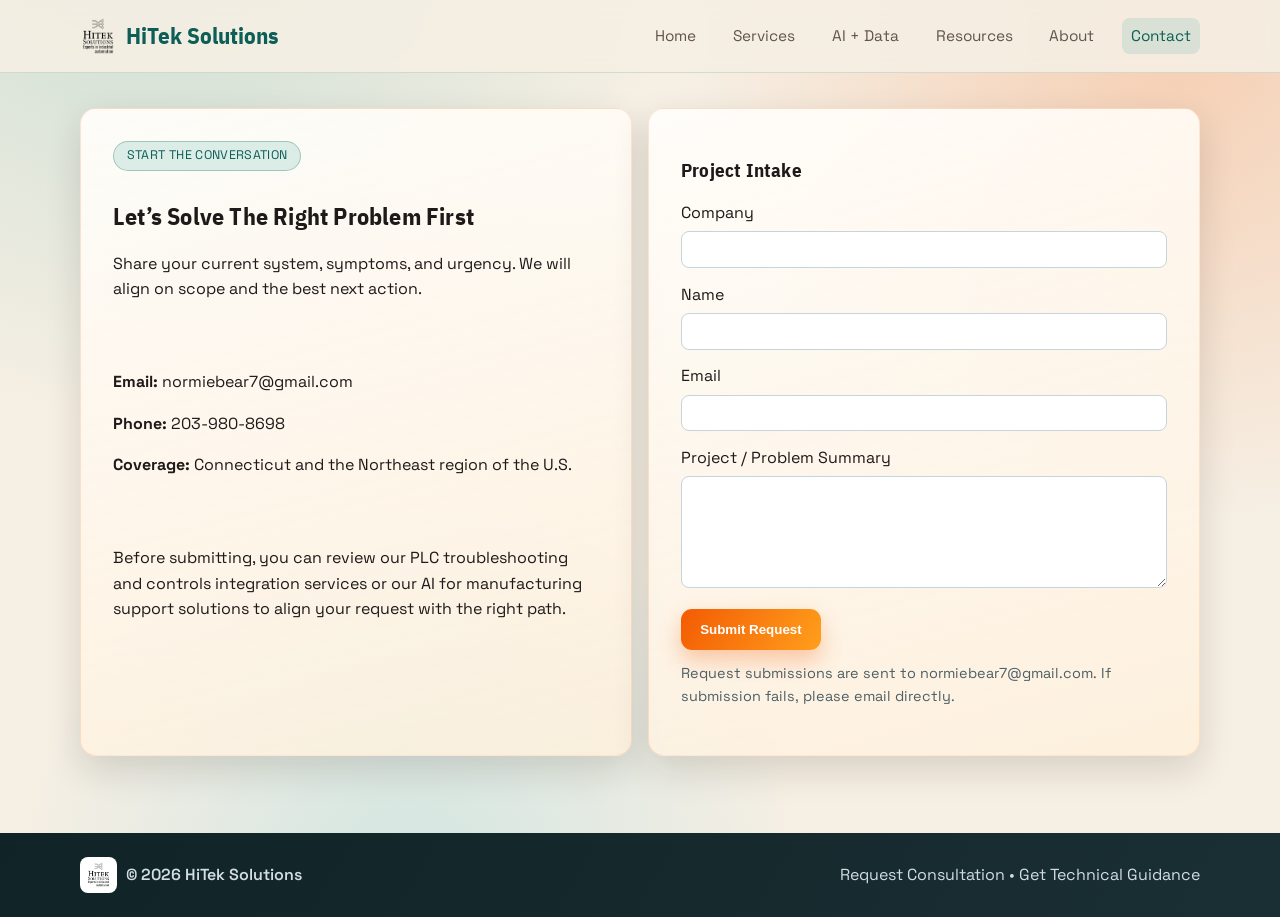
<file: contact.html>
<!doctype html>
<html lang="en">
<head>
  <meta charset="UTF-8" />
  <meta name="viewport" content="width=device-width, initial-scale=1.0" />
  <title>Contact | HiTek Solutions</title>
  <meta name="description" content="Contact HiTek Solutions for PLC troubleshooting, controls upgrades, machine vision, and AI-enabled support services." />
  <link rel="canonical" href="https://hiteksol.com/contact.html" />
  <meta property="og:type" content="website" />
  <meta property="og:title" content="Contact HiTek Solutions" />
  <meta property="og:description" content="Request support for PLC troubleshooting, controls integration, machine vision, and AI-enabled technical services." />
  <meta property="og:url" content="https://hiteksol.com/contact.html" />
  <meta name="twitter:card" content="summary_large_image" />
  <meta name="twitter:title" content="Contact | HiTek Solutions" />
  <meta name="twitter:description" content="Talk with HiTek Solutions about industrial automation support and project delivery." />
  <link rel="preconnect" href="https://fonts.googleapis.com" />
  <link rel="preconnect" href="https://fonts.gstatic.com" crossorigin />
  <link href="https://fonts.googleapis.com/css2?family=IBM+Plex+Sans+Condensed:wght@400;600;700&family=Space+Grotesk:wght@400;500;600;700&display=swap" rel="stylesheet" />
  <link rel="stylesheet" href="assets/css/styles.css" />
  <script type="application/ld+json">
  {
    "@context": "https://schema.org",
    "@type": "LocalBusiness",
    "name": "HiTek Solutions",
    "url": "https://hiteksol.com/contact.html",
    "email": "normiebear7@gmail.com",
    "telephone": "+1-203-980-8698",
    "areaServed": "Northeast United States",
    "serviceType": [
      "Industrial automation services",
      "PLC troubleshooting",
      "Controls integration",
      "Machine vision support"
    ]
  }
  </script>
</head>
<body>
  <header class="site-header">
    <div class="container nav-wrap">
        <a class="brand" href="index.html">
          <img class="brand-logo" src="assets/images/Logo.png" alt="HiTek Solutions logo" />
          <span>HiTek Solutions</span>
        </a>
      <button class="menu-toggle" aria-label="Toggle navigation">Menu</button>
      <nav class="nav-links">
        <a href="index.html">Home</a>
        <a href="services.html">Services</a>
        <a href="ai-data-solutions.html">AI + Data</a>
        <a href="resources.html">Resources</a>
        <a href="about.html">About</a>
        <a class="active" href="contact.html">Contact</a>
      </nav>
    </div>
  </header>

  <main class="section">
    <div class="container split">
      <section class="panel reveal">
        <span class="kicker">Start The Conversation</span>
        <h1>Let’s Solve The Right Problem First</h1>
        <p>Share your current system, symptoms, and urgency. We will align on scope and the best next action.</p>
        <div class="section">
          <p><strong>Email:</strong> normiebear7@gmail.com</p>
          <p><strong>Phone:</strong> 203-980-8698</p>
          <p><strong>Coverage:</strong> Connecticut and the Northeast region of the U.S.</p>
        </div>
        <p>Before submitting, you can review our <a href="services.html">PLC troubleshooting and controls integration services</a> or our <a href="ai-data-solutions.html">AI for manufacturing support solutions</a> to align your request with the right path.</p>
      </section>

      <section class="panel reveal">
        <h3>Project Intake</h3>
        <p id="submit-status" style="display:none;margin:0 0 1rem;padding:.7rem .85rem;border:1px solid #15968b;border-radius:10px;background:#e9fbf8;color:#0c5e56;font-weight:600;"></p>
        <form id="contact-form" action="https://formsubmit.co/normiebear7@gmail.com" method="POST">
          <input type="hidden" name="_subject" value="HiTek Website Contact Request" />
          <input type="hidden" name="_next" value="https://hiteksol.com/contact.html?submitted=1" />
          <input type="hidden" name="_template" value="table" />
          <input type="hidden" name="_captcha" value="false" />
          <input type="text" name="_honey" style="display:none" tabindex="-1" autocomplete="off" />

          <label for="company">Company</label><br />
          <input id="company" name="company" type="text" style="width:100%;margin:.35rem 0 .85rem;padding:.62rem;border:1px solid #c6d4dd;border-radius:8px;" />

          <label for="name">Name</label><br />
          <input id="name" name="name" type="text" required style="width:100%;margin:.35rem 0 .85rem;padding:.62rem;border:1px solid #c6d4dd;border-radius:8px;" />

          <label for="email">Email</label><br />
          <input id="email" name="email" type="email" required style="width:100%;margin:.35rem 0 .85rem;padding:.62rem;border:1px solid #c6d4dd;border-radius:8px;" />

          <label for="summary">Project / Problem Summary</label><br />
          <textarea id="summary" name="summary" rows="6" required style="width:100%;margin:.35rem 0 .85rem;padding:.62rem;border:1px solid #c6d4dd;border-radius:8px;"></textarea>

          <button id="submit-btn" class="btn btn-primary" type="submit">Submit Request</button>
        </form>
        <p style="margin-top:.75rem;color:#4d5f66;font-size:.9rem;">Request submissions are sent to normiebear7@gmail.com. If submission fails, please email directly.</p>
      </section>
    </div>
  </main>

  <footer class="site-footer">
    <div class="container footer-row">
        <div class="footer-brand">
          <img class="footer-logo" src="assets/images/Logo.png" alt="HiTek Solutions logo" />
          <span>© <span data-year></span> HiTek Solutions</span>
        </div>
      <div>Request Consultation • Get Technical Guidance</div>
    </div>
  </footer>

  <script src="assets/js/main.js"></script>
  <script>
    (function () {
      var form = document.getElementById("contact-form");
      var status = document.getElementById("submit-status");
      var submitBtn = document.getElementById("submit-btn");

      if (!form || !status || !submitBtn) {
        return;
      }

      var showStatus = function (message, isError) {
        status.textContent = message;
        status.style.display = "block";
        status.style.background = isError ? "#fff0f0" : "#e9fbf8";
        status.style.borderColor = isError ? "#d44" : "#15968b";
        status.style.color = isError ? "#8b1c1c" : "#0c5e56";
      };

      form.addEventListener("submit", async function (event) {
        event.preventDefault();

        if (!form.reportValidity()) {
          return;
        }

        submitBtn.disabled = true;
        submitBtn.textContent = "Sending...";
        status.style.display = "none";

        var data = new FormData(form);

        try {
          var response = await fetch("https://formsubmit.co/ajax/normiebear7@gmail.com", {
            method: "POST",
            body: data,
            headers: {
              Accept: "application/json"
            }
          });

          if (!response.ok) {
            throw new Error("Request failed");
          }

          showStatus("Thank you. Your request was sent successfully.", false);
          form.reset();
        } catch (error) {
          showStatus("Submission did not complete. Please email normiebear7@gmail.com directly.", true);
        } finally {
          submitBtn.disabled = false;
          submitBtn.textContent = "Submit Request";
        }
      });
    })();
  </script>
  <script>
 window.difyChatbotConfig = {
  token: '4Jf4ayX9tkjJKown',
  inputs: {
    // You can define the inputs from the Start node here
    // key is the variable name
    // e.g.
    // name: "NAME"
  },
  systemVariables: {
    // user_id: 'YOU CAN DEFINE USER ID HERE',
    // conversation_id: 'YOU CAN DEFINE CONVERSATION ID HERE, IT MUST BE A VALID UUID',
  },
  userVariables: {
    // avatar_url: 'YOU CAN DEFINE USER AVATAR URL HERE',
    // name: 'YOU CAN DEFINE USER NAME HERE',
  },
 }
</script>
<script
 src="https://udify.app/embed.min.js"
 id="4Jf4ayX9tkjJKown"
 defer>
</script>
<style>
  #dify-chatbot-bubble-button {
    background-color: #1C64F2 !important;
  }
  #dify-chatbot-bubble-window {
    width: 24rem !important;
    height: 40rem !important;
  }
</style>
</body>
</html>
</file>
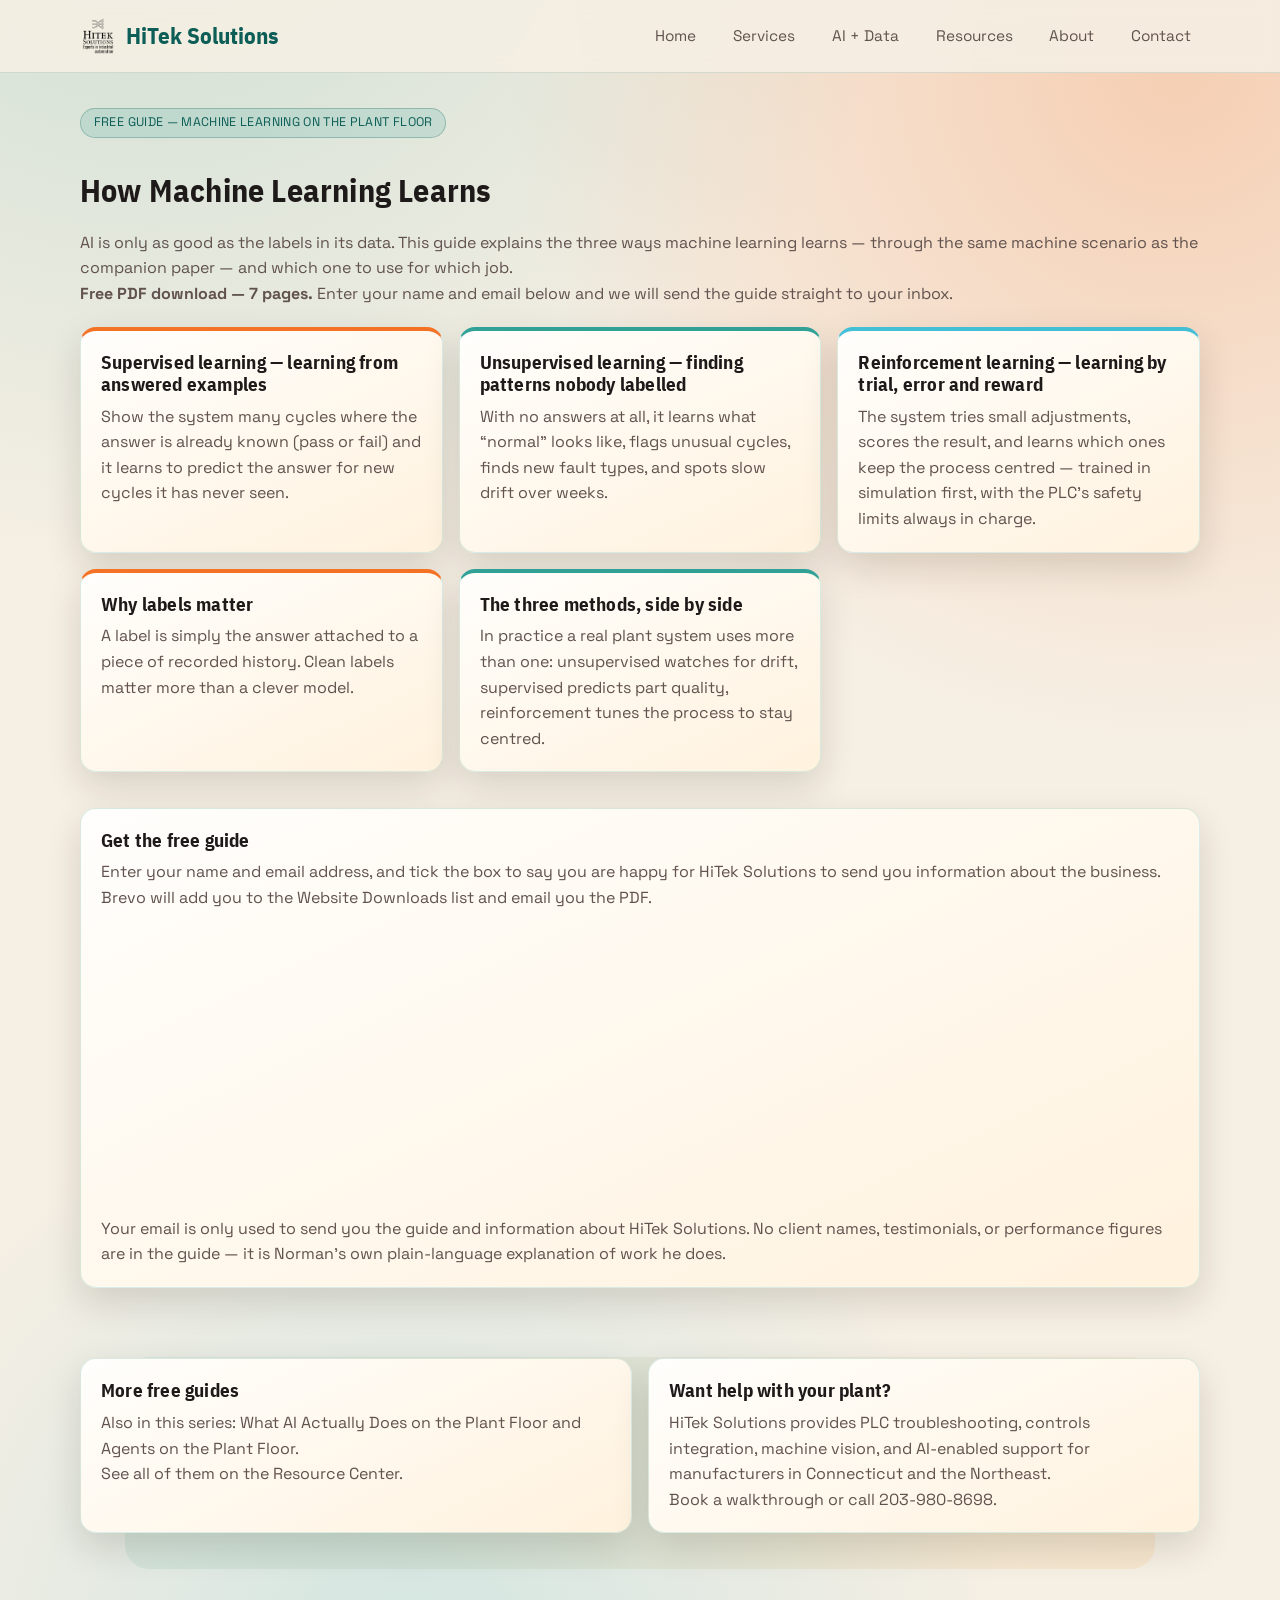
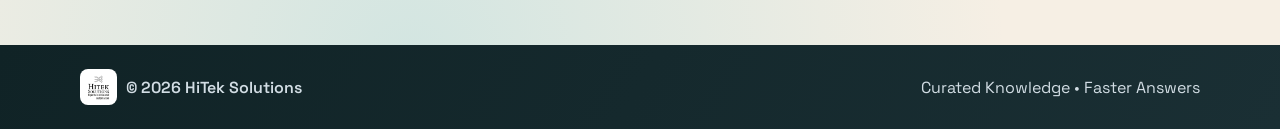
<file: how-machine-learning-learns.html>
<!doctype html>
<html lang="en">
<head>
  <meta charset="UTF-8" />
  <meta name="viewport" content="width=device-width, initial-scale=1.0" />
  <title>How Machine Learning Learns — Free Guide | HiTek Solutions</title>
  <meta name="description" content="Supervised, unsupervised and reinforcement learning explained through one real plant-floor scenario: a machine that records vibration, current, temperature, pressure and part test results, cycle by cycle." />
  <link rel="canonical" href="https://hiteksol.com/how-machine-learning-learns.html" />
  <meta property="og:type" content="website" />
  <meta property="og:title" content="How Machine Learning Learns | HiTek Solutions" />
  <meta property="og:description" content="Supervised, unsupervised and reinforcement learning explained through one real plant-floor scenario: a machine that records vibration, current, temperature, pressure and part test results, cycle by cycle." />
  <meta property="og:url" content="https://hiteksol.com/how-machine-learning-learns.html" />
  <meta name="twitter:card" content="summary_large_image" />
  <meta name="twitter:title" content="How Machine Learning Learns | HiTek Solutions" />
  <meta name="twitter:description" content="Supervised, unsupervised and reinforcement learning explained through one real plant-floor scenario: a machine that records vibration, current, temperature, pressure and part test results, cycle by cycle." />
  <link rel="preconnect" href="https://fonts.googleapis.com" />
  <link rel="preconnect" href="https://fonts.gstatic.com" crossorigin />
  <link href="https://fonts.googleapis.com/css2?family=IBM+Plex+Sans+Condensed:wght@400;600;700&family=Space+Grotesk:wght@400;500;600;700&display=swap" rel="stylesheet" />
  <link rel="stylesheet" href="assets/css/styles.css" />
</head>
<body>
  <header class="site-header">
    <div class="container nav-wrap">
      <a class="brand" href="index.html">
        <img class="brand-logo" src="assets/images/Logo.png" alt="HiTek Solutions logo" />
        <span>HiTek Solutions</span>
      </a>
      <button class="menu-toggle" aria-label="Toggle navigation">Menu</button>
      <nav class="nav-links">
        <a href="index.html">Home</a>
        <a href="services.html">Services</a>
        <a href="ai-data-solutions.html">AI + Data</a>
        <a href="resources.html">Resources</a>
        <a href="about.html">About</a>
        <a href="contact.html">Contact</a>
      </nav>
    </div>
  </header>

  <main class="section">
    <div class="container">
      <div class="section-head reveal">
        <span class="kicker">Free Guide — Machine Learning on the Plant Floor</span>
        <h1>How Machine Learning Learns</h1>
        <p>AI is only as good as the labels in its data. This guide explains the three ways machine learning learns — through the same machine scenario as the companion paper — and which one to use for which job.</p>
        <p><strong>Free PDF download — 7 pages.</strong> Enter your name and email below and we will send the guide straight to your inbox.</p>
      </div>

      <div class="card-grid service-list">
          <article class="card reveal"><h3>Supervised learning — learning from answered examples</h3><p>Show the system many cycles where the answer is already known (pass or fail) and it learns to predict the answer for new cycles it has never seen.</p></article>
          <article class="card reveal"><h3>Unsupervised learning — finding patterns nobody labelled</h3><p>With no answers at all, it learns what “normal” looks like, flags unusual cycles, finds new fault types, and spots slow drift over weeks.</p></article>
          <article class="card reveal"><h3>Reinforcement learning — learning by trial, error and reward</h3><p>The system tries small adjustments, scores the result, and learns which ones keep the process centred — trained in simulation first, with the PLC’s safety limits always in charge.</p></article>
          <article class="card reveal"><h3>Why labels matter</h3><p>A label is simply the answer attached to a piece of recorded history. Clean labels matter more than a clever model.</p></article>
          <article class="card reveal"><h3>The three methods, side by side</h3><p>In practice a real plant system uses more than one: unsupervised watches for drift, supervised predicts part quality, reinforcement tunes the process to stay centred.</p></article>
      </div>

      <section class="section reveal">
        <article class="card">
          <h3>Get the free guide</h3>
          <p>Enter your name and email address, and tick the box to say you are happy for HiTek Solutions to send you information about the business. Brevo will add you to the Website Downloads list and email you the PDF.</p>
<iframe title="Request the 'How Machine Learning Learns' guide" width="540" height="305" src="https://15adab74.sibforms.com/v2/serve/[base64]" frameborder="0" scrolling="auto" allowfullscreen style="display: block;margin-left: auto;margin-right: auto;max-width: 100%;"></iframe>
          <p>Your email is only used to send you the guide and information about HiTek Solutions. No client names, testimonials, or performance figures are in the guide — it is Norman’s own plain-language explanation of work he does.</p>
        </article>
      </section>

      <section class="section reveal">
        <div class="split">
          <article class="card">
            <h3>More free guides</h3>
            <p>Also in this series: <a href="ai-on-the-plant-floor.html">What AI Actually Does on the Plant Floor</a> and <a href="agents-on-the-plant-floor.html">Agents on the Plant Floor</a>.</p>
            <p>See all of them on the <a href="resources.html">Resource Center</a>.</p>
          </article>
          <article class="card">
            <h3>Want help with your plant?</h3>
            <p>HiTek Solutions provides PLC troubleshooting, controls integration, machine vision, and AI-enabled support for manufacturers in Connecticut and the Northeast.</p>
            <p><a href="contact.html">Book a walkthrough</a> or call <a href="tel:+12039808698">203-980-8698</a>.</p>
          </article>
        </div>
      </section>
    </div>
  </main>

  <footer class="site-footer">
    <div class="container footer-row">
      <div class="footer-brand">
        <img class="footer-logo" src="assets/images/Logo.png" alt="HiTek Solutions logo" />
        <span>© <span data-year></span> HiTek Solutions</span>
      </div>
      <div>Curated Knowledge • Faster Answers</div>
    </div>
  </footer>

  <script src="assets/js/main.js"></script>
  <script>
 window.difyChatbotConfig = {
  token: '4Jf4ayX9tkjJKown',
 }
</script>
<script
 src="https://udify.app/embed.min.js"
 id="4Jf4ayX9tkjJKown"
 defer>
</script>
<style>
  #dify-chatbot-bubble-button {
    background-color: #1C64F2 !important;
  }
  #dify-chatbot-bubble-window {
    width: 24rem !important;
    height: 40rem !important;
  }
</style>
</body>
</html>
</file>
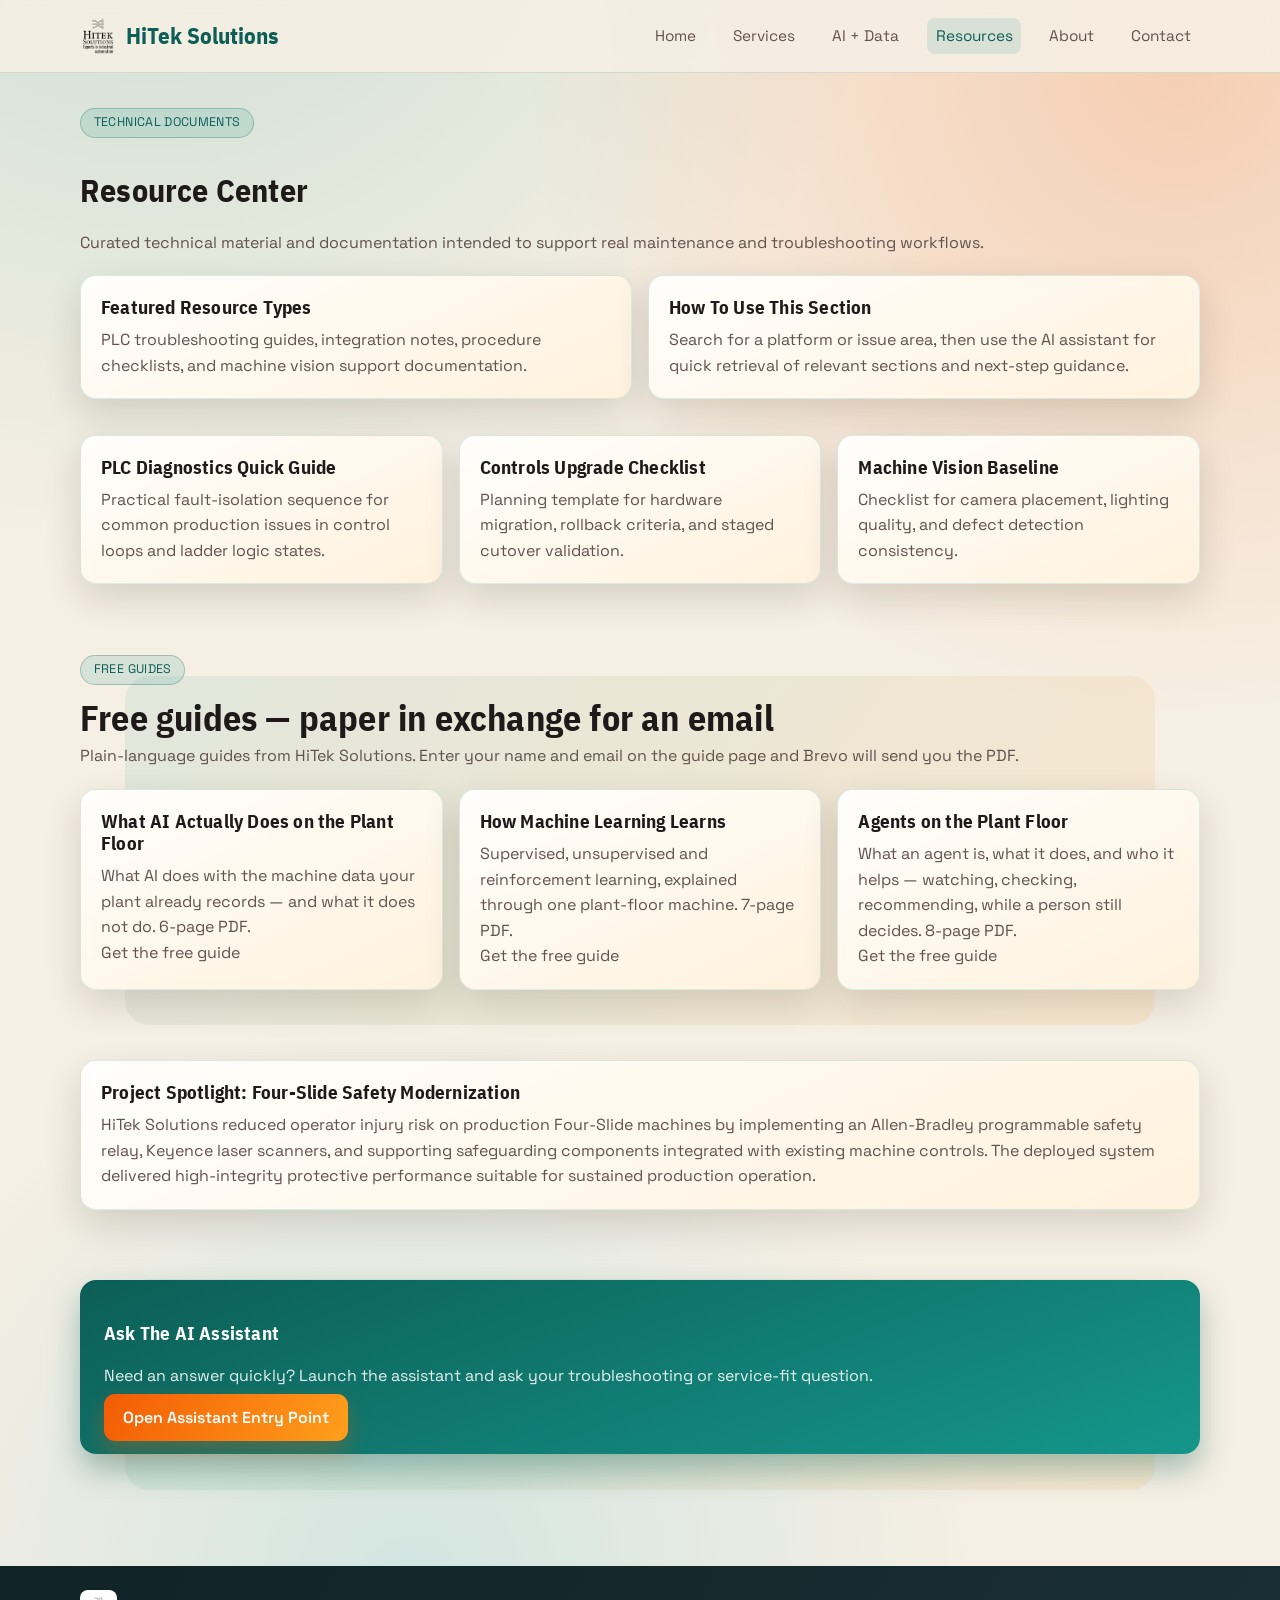
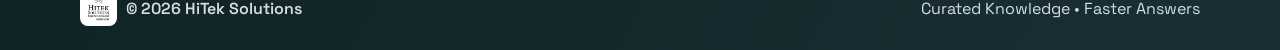
<file: resources.html>
<!doctype html>
<html lang="en">
<head>
  <meta charset="UTF-8" />
  <meta name="viewport" content="width=device-width, initial-scale=1.0" />
  <title>Resources | HiTek Solutions</title>
  <meta name="description" content="Technical resources, documents, and AI-assisted support entry point for automation teams." />
  <link rel="canonical" href="https://hiteksol.com/resources.html" />
  <meta property="og:type" content="website" />
  <meta property="og:title" content="Industrial Automation Resources | HiTek Solutions" />
  <meta property="og:description" content="Technical resources for PLC troubleshooting, controls upgrades, and machine vision support workflows." />
  <meta property="og:url" content="https://hiteksol.com/resources.html" />
  <meta name="twitter:card" content="summary_large_image" />
  <meta name="twitter:title" content="Resources | HiTek Solutions" />
  <meta name="twitter:description" content="Technical troubleshooting guides and practical industrial support resources." />
  <link rel="preconnect" href="https://fonts.googleapis.com" />
  <link rel="preconnect" href="https://fonts.gstatic.com" crossorigin />
  <link href="https://fonts.googleapis.com/css2?family=IBM+Plex+Sans+Condensed:wght@400;600;700&family=Space+Grotesk:wght@400;500;600;700&display=swap" rel="stylesheet" />
  <link rel="stylesheet" href="assets/css/styles.css" />
</head>
<body>
  <header class="site-header">
    <div class="container nav-wrap">
      <a class="brand" href="index.html">
        <img class="brand-logo" src="assets/images/Logo.png" alt="HiTek Solutions logo" />
        <span>HiTek Solutions</span>
      </a>
      <button class="menu-toggle" aria-label="Toggle navigation">Menu</button>
      <nav class="nav-links">
        <a href="index.html">Home</a>
        <a href="services.html">Services</a>
        <a href="ai-data-solutions.html">AI + Data</a>
        <a class="active" href="resources.html">Resources</a>
        <a href="about.html">About</a>
        <a href="contact.html">Contact</a>
      </nav>
    </div>
  </header>

  <main class="section">
    <div class="container">
      <div class="section-head reveal">
        <span class="kicker">Technical Documents</span>
        <h1>Resource Center</h1>
        <p>Curated technical material and documentation intended to support real maintenance and troubleshooting workflows.</p>
      </div>

      <div class="split">
        <article class="card reveal">
          <h3>Featured Resource Types</h3>
          <p>PLC troubleshooting guides, integration notes, procedure checklists, and machine vision support documentation.</p>
        </article>
        <article class="card reveal">
          <h3>How To Use This Section</h3>
          <p>Search for a platform or issue area, then use the AI assistant for quick retrieval of relevant sections and next-step guidance.</p>
        </article>
      </div>

      <section class="section">
        <div class="card-grid">
          <article class="card reveal"><h3>PLC Diagnostics Quick Guide</h3><p>Practical fault-isolation sequence for common production issues in control loops and ladder logic states.</p></article>
          <article class="card reveal"><h3>Controls Upgrade Checklist</h3><p>Planning template for hardware migration, rollback criteria, and staged cutover validation.</p></article>
          <article class="card reveal"><h3>Machine Vision Baseline</h3><p>Checklist for camera placement, lighting quality, and defect detection consistency.</p></article>
        </div>
      </section>

      <section class="section reveal">
        <div class="section-head">
          <span class="kicker">Free Guides</span>
          <h2>Free guides — paper in exchange for an email</h2>
          <p>Plain-language guides from HiTek Solutions. Enter your name and email on the guide page and Brevo will send you the PDF.</p>
        </div>
        <div class="card-grid">
          <article class="card reveal"><h3>What AI Actually Does on the Plant Floor</h3><p>What AI does with the machine data your plant already records — and what it does not do. 6-page PDF.</p><p><a href="ai-on-the-plant-floor.html">Get the free guide</a></p></article>
          <article class="card reveal"><h3>How Machine Learning Learns</h3><p>Supervised, unsupervised and reinforcement learning, explained through one plant-floor machine. 7-page PDF.</p><p><a href="how-machine-learning-learns.html">Get the free guide</a></p></article>
          <article class="card reveal"><h3>Agents on the Plant Floor</h3><p>What an agent is, what it does, and who it helps — watching, checking, recommending, while a person still decides. 8-page PDF.</p><p><a href="agents-on-the-plant-floor.html">Get the free guide</a></p></article>
        </div>
      </section>

      <section class="section reveal">
        <article class="card">
          <h3>Project Spotlight: Four-Slide Safety Modernization</h3>
          <p>HiTek Solutions reduced operator injury risk on production Four-Slide machines by implementing an Allen-Bradley programmable safety relay, Keyence laser scanners, and supporting safeguarding components integrated with existing machine controls. The deployed system delivered high-integrity protective performance suitable for sustained production operation.</p>
        </article>
      </section>

      <section class="section reveal">
        <div class="strip">
          <h3>Ask The AI Assistant</h3>
          <p>Need an answer quickly? Launch the assistant and ask your troubleshooting or service-fit question.</p>
          <a class="btn btn-primary" href="contact.html">Open Assistant Entry Point</a>
        </div>
      </section>
    </div>
  </main>

  <footer class="site-footer">
    <div class="container footer-row">
      <div class="footer-brand">
        <img class="footer-logo" src="assets/images/Logo.png" alt="HiTek Solutions logo" />
        <span>© <span data-year></span> HiTek Solutions</span>
      </div>
      <div>Curated Knowledge • Faster Answers</div>
    </div>
  </footer>

  <script src="assets/js/main.js"></script>
  <script>
 window.difyChatbotConfig = {
  token: '4Jf4ayX9tkjJKown',
  inputs: {
    // You can define the inputs from the Start node here
    // key is the variable name
    // e.g.
    // name: "NAME"
  },
  systemVariables: {
    // user_id: 'YOU CAN DEFINE USER ID HERE',
    // conversation_id: 'YOU CAN DEFINE CONVERSATION ID HERE, IT MUST BE A VALID UUID',
  },
  userVariables: {
    // avatar_url: 'YOU CAN DEFINE USER AVATAR URL HERE',
    // name: 'YOU CAN DEFINE USER NAME HERE',
  },
 }
</script>
<script
 src="https://udify.app/embed.min.js"
 id="4Jf4ayX9tkjJKown"
 defer>
</script>
<style>
  #dify-chatbot-bubble-button {
    background-color: #1C64F2 !important;
  }
  #dify-chatbot-bubble-window {
    width: 24rem !important;
    height: 40rem !important;
  }
</style>
</body>
</html>
</file>
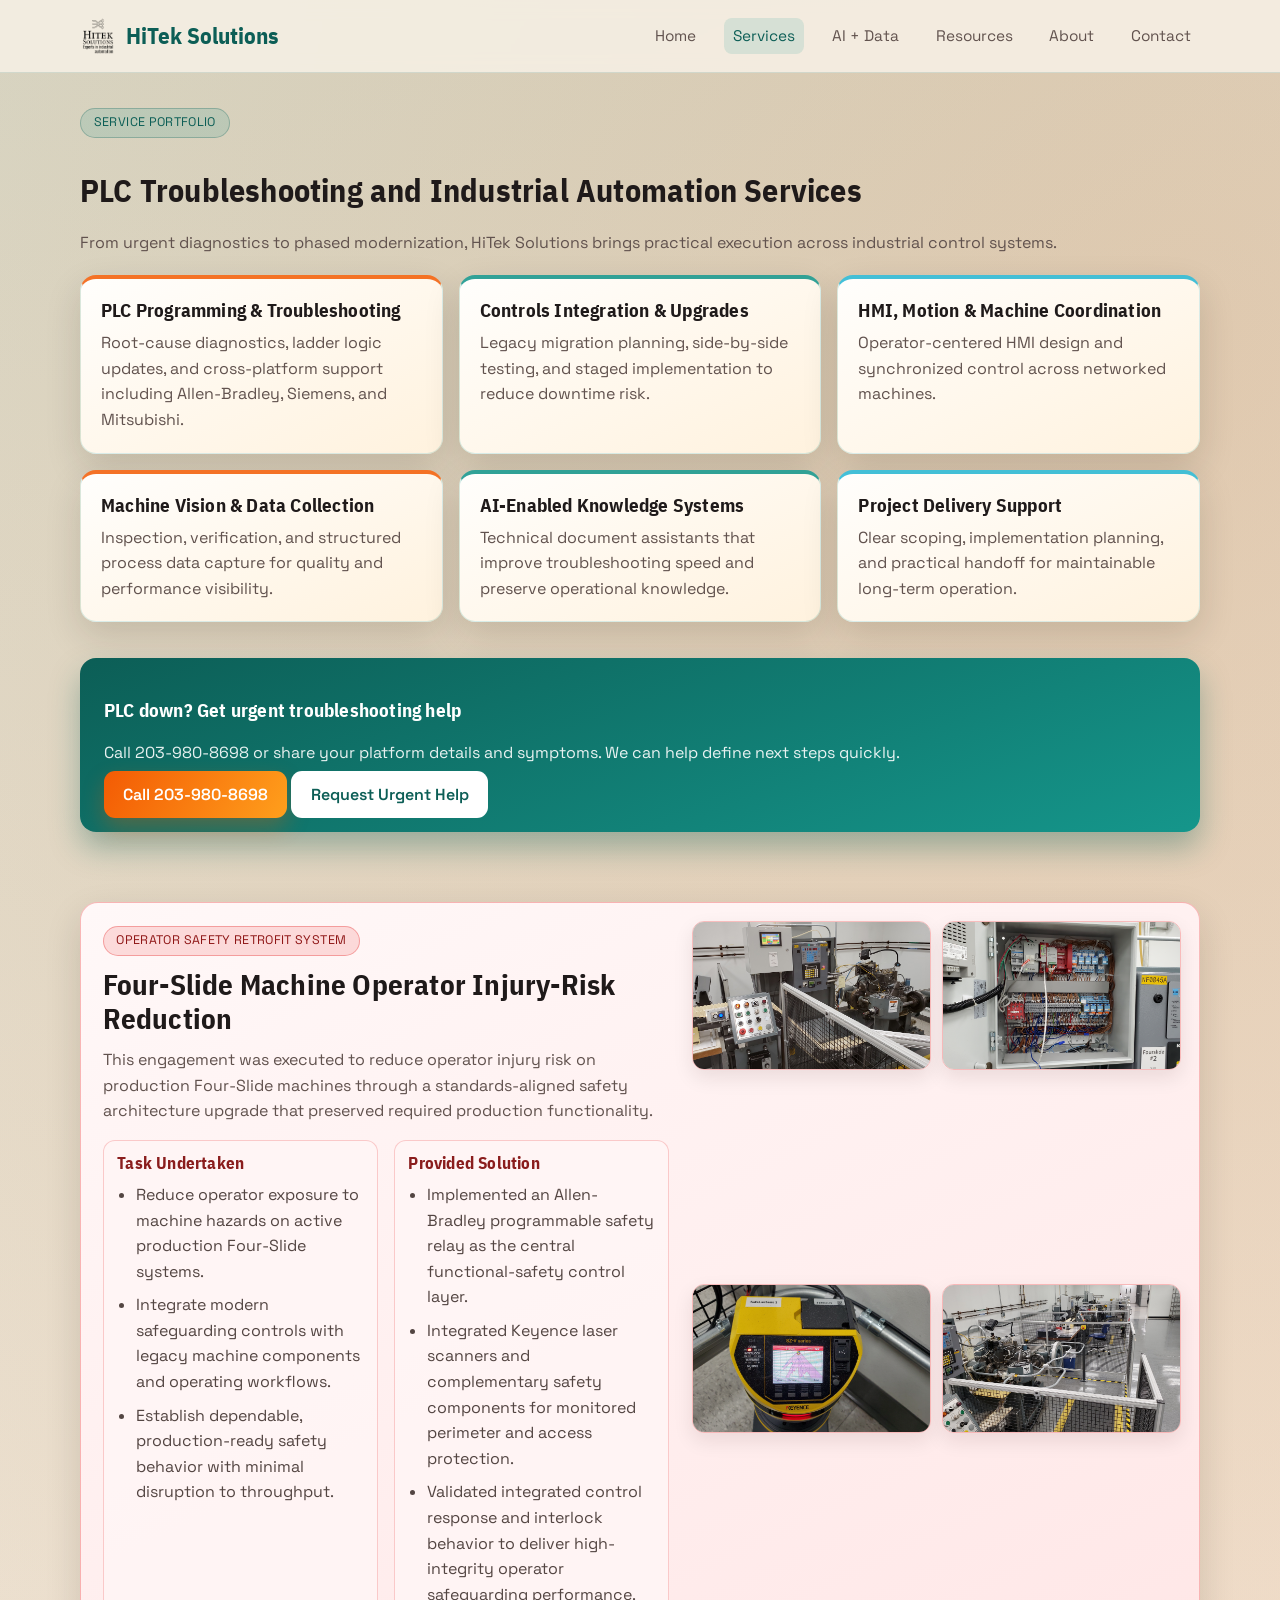
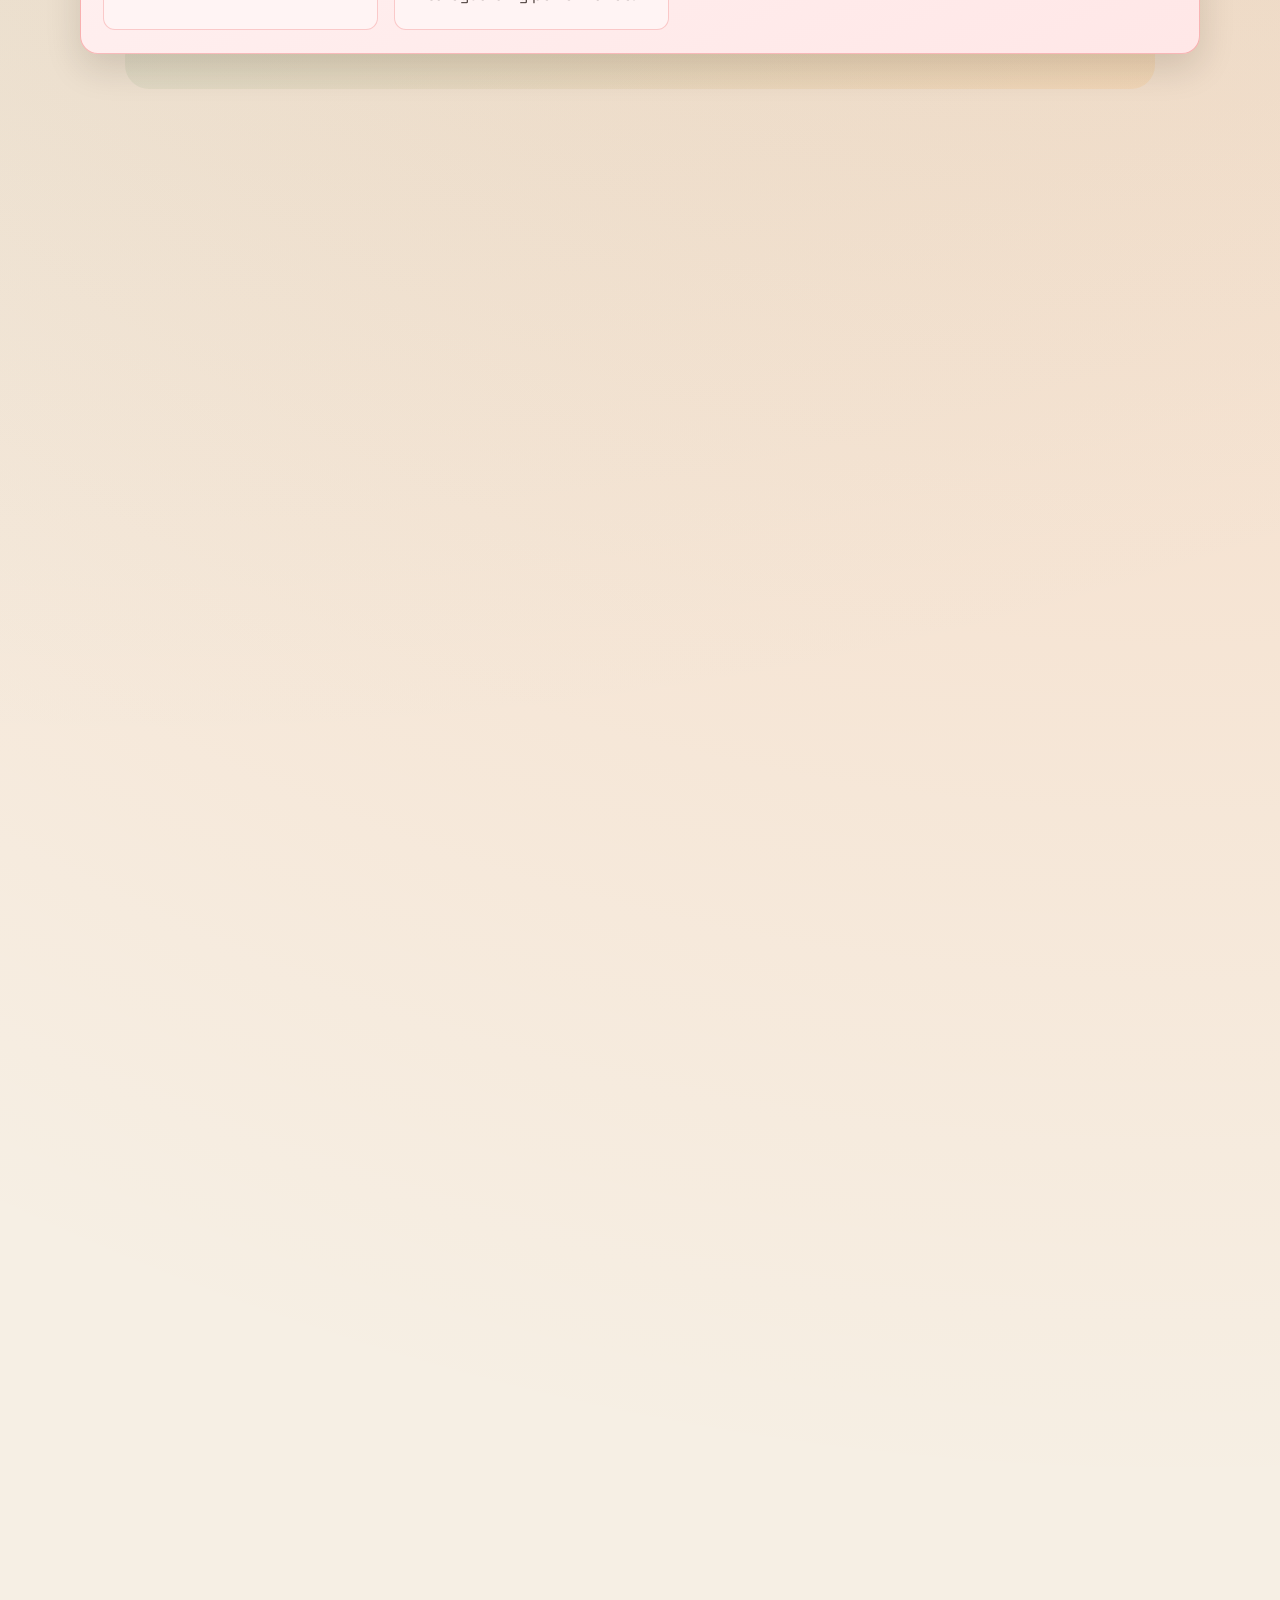
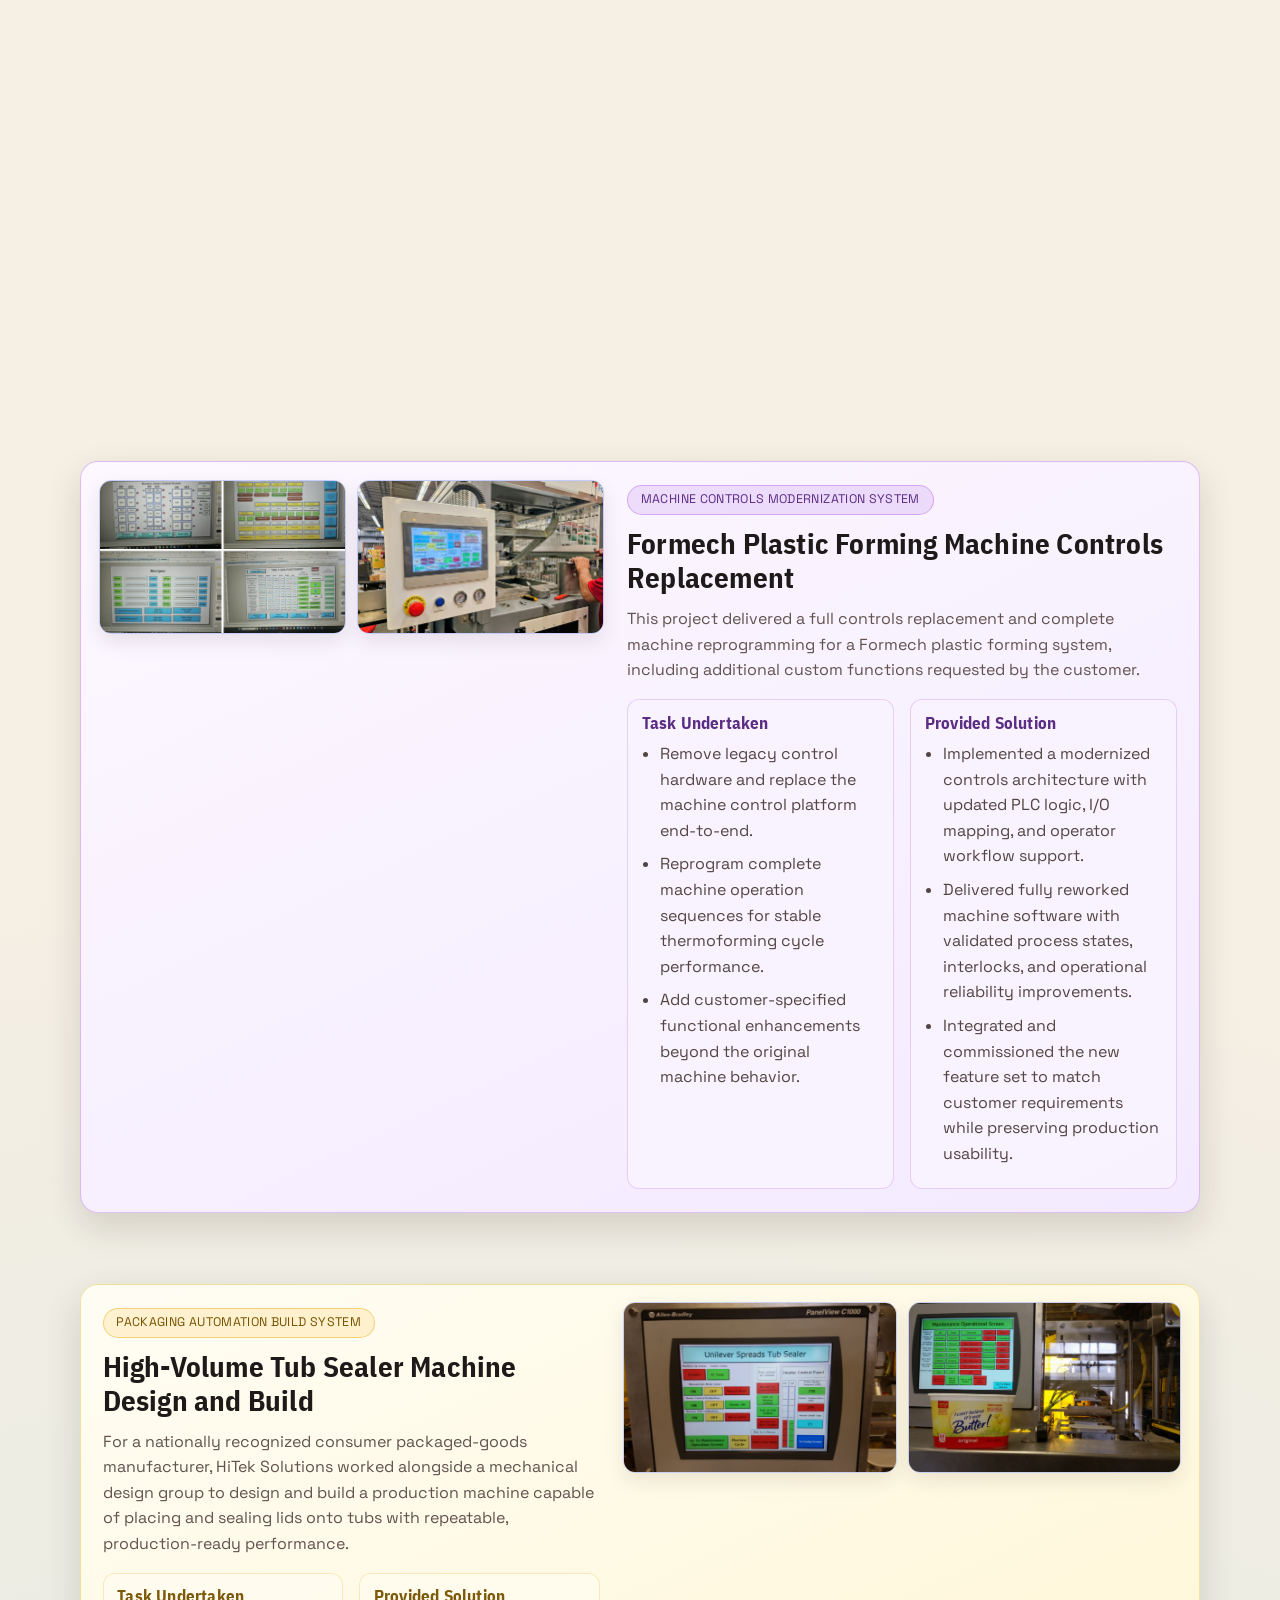
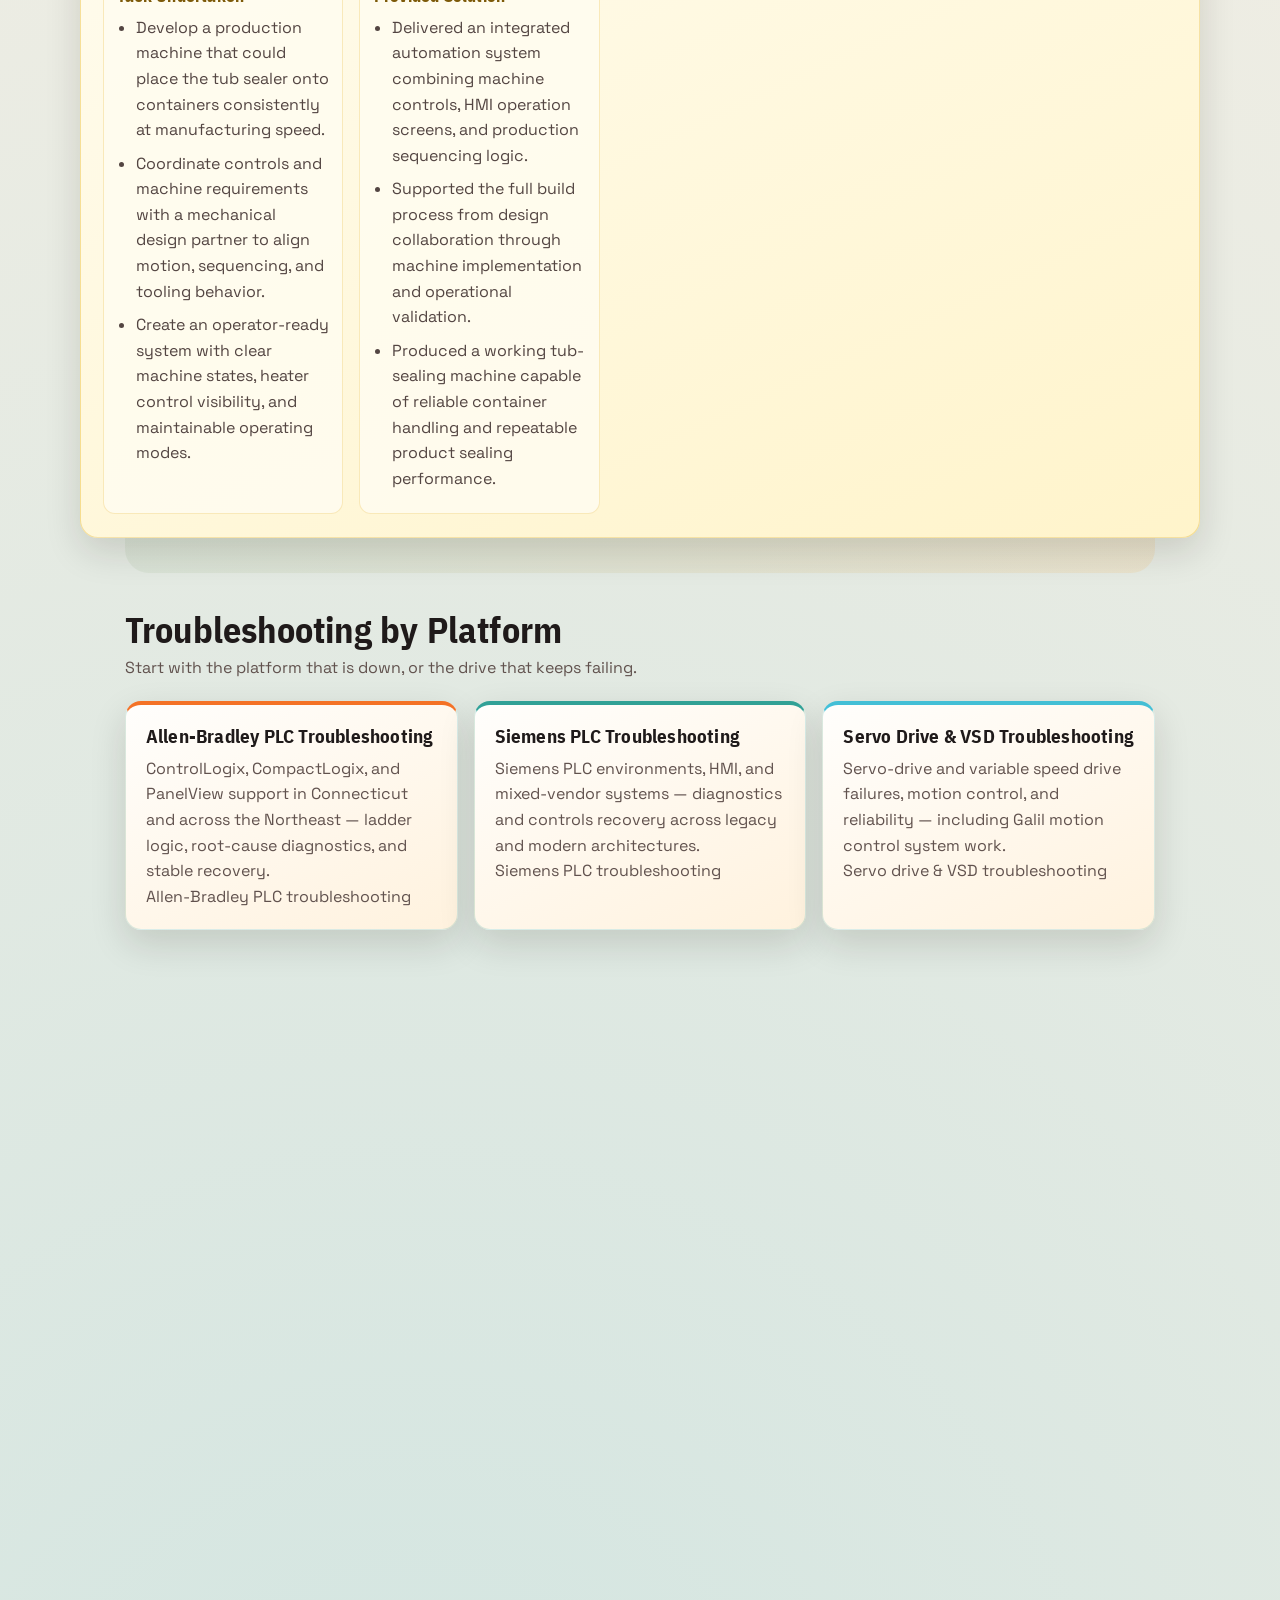
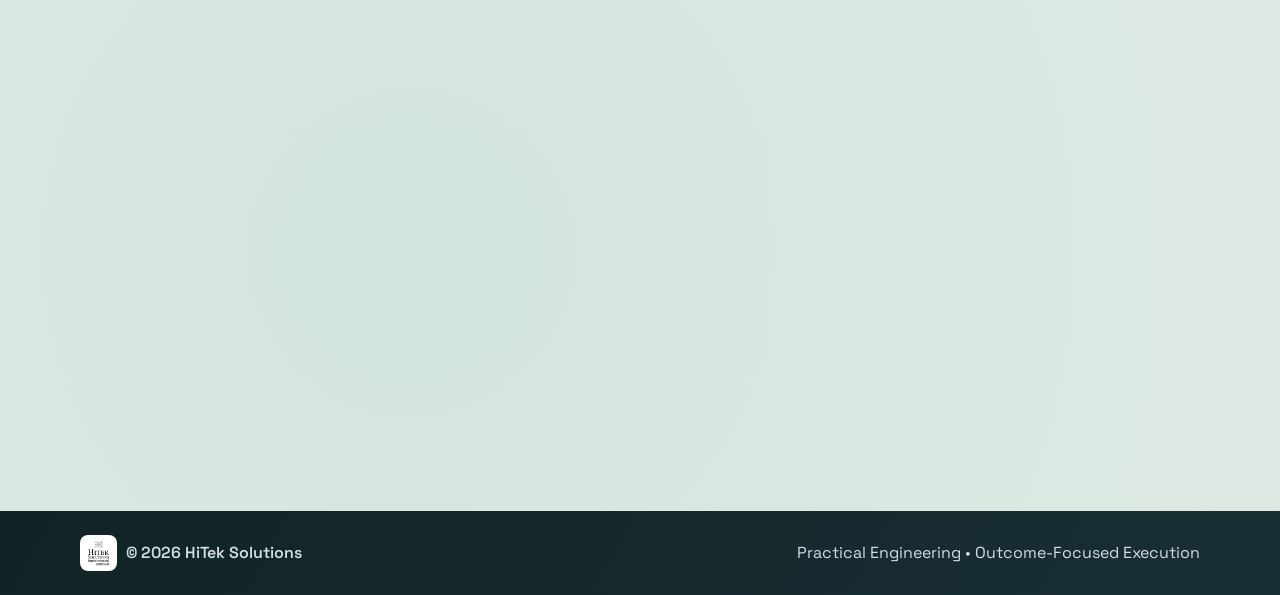
<file: services.html>
<!doctype html>
<html lang="en">
<head>
  <meta charset="UTF-8" />
  <meta name="viewport" content="width=device-width, initial-scale=1.0" />
  <title>PLC Troubleshooting and Industrial Controls Integration Services | HiTek Solutions</title>
  <meta name="description" content="Explore HiTek Solutions services: PLC programming and troubleshooting, controls integration, HMI and motion control, machine vision, and AI-enabled technical support." />
  <link rel="canonical" href="https://hiteksol.com/services.html" />
  <meta property="og:type" content="website" />
  <meta property="og:title" content="PLC Troubleshooting and Industrial Controls Integration Services" />
  <meta property="og:description" content="Industrial service portfolio covering PLC, controls, HMI, motion, machine vision, and AI-enabled support." />
  <meta property="og:url" content="https://hiteksol.com/services.html" />
  <meta name="twitter:card" content="summary_large_image" />
  <meta name="twitter:title" content="Industrial Controls Services | HiTek Solutions" />
  <meta name="twitter:description" content="PLC troubleshooting, controls upgrades, machine vision, and project delivery support." />
  <link rel="preconnect" href="https://fonts.googleapis.com" />
  <link rel="preconnect" href="https://fonts.gstatic.com" crossorigin />
  <link href="https://fonts.googleapis.com/css2?family=IBM+Plex+Sans+Condensed:wght@400;600;700&family=Space+Grotesk:wght@400;500;600;700&display=swap" rel="stylesheet" />
  <link rel="stylesheet" href="assets/css/styles.css" />
  <script type="application/ld+json">
  {
    "@context": "https://schema.org",
    "@type": "FAQPage",
    "mainEntity": [
      {
        "@type": "Question",
        "name": "Do you provide PLC troubleshooting services in Connecticut?",
        "acceptedAnswer": {
          "@type": "Answer",
          "text": "Yes. HiTek Solutions regularly supports manufacturers in Connecticut for PLC troubleshooting, controls diagnostics, and production reliability improvement."
        }
      },
      {
        "@type": "Question",
        "name": "Which industrial controls platforms do you support?",
        "acceptedAnswer": {
          "@type": "Answer",
          "text": "We support mixed-vendor industrial controls including Allen-Bradley, Siemens, and Mitsubishi environments, plus HMI, motion, and related integration workflows."
        }
      },
      {
        "@type": "Question",
        "name": "Can you support plants outside the Northeast U.S.?",
        "acceptedAnswer": {
          "@type": "Answer",
          "text": "Yes. While most engagements are in Connecticut and the Northeast, support outside the region can be scoped as remote, travel-based, or hybrid depending on urgency and project constraints."
        }
      },
      {
        "@type": "Question",
        "name": "Do you offer AI support for manufacturing troubleshooting?",
        "acceptedAnswer": {
          "@type": "Answer",
          "text": "Yes. HiTek Solutions provides AI-enabled knowledge and troubleshooting support that complements controls engineering workflows and operator guidance."
        }
      }
    ]
  }
  </script>
</head>
<body>
  <header class="site-header">
    <div class="container nav-wrap">
      <a class="brand" href="index.html">
        <img class="brand-logo" src="assets/images/Logo.png" alt="HiTek Solutions logo" />
        <span>HiTek Solutions</span>
      </a>
      <button class="menu-toggle" aria-label="Toggle navigation">Menu</button>
      <nav class="nav-links">
        <a href="index.html">Home</a>
        <a class="active" href="services.html">Services</a>
        <a href="ai-data-solutions.html">AI + Data</a>
        <a href="resources.html">Resources</a>
        <a href="about.html">About</a>
        <a href="contact.html">Contact</a>
      </nav>
    </div>
  </header>

  <main class="section">
    <div class="container">
      <div class="section-head reveal pulse-panel">
        <span class="kicker">Service Portfolio</span>
        <h1>PLC Troubleshooting and Industrial Automation Services</h1>
        <p>From urgent diagnostics to phased modernization, HiTek Solutions brings practical execution across industrial control systems.</p>
      </div>
      <div class="card-grid service-list">
        <article class="card reveal"><h3>PLC Programming & Troubleshooting</h3><p>Root-cause diagnostics, ladder logic updates, and cross-platform support including Allen-Bradley, Siemens, and Mitsubishi.</p></article>
        <article class="card reveal"><h3>Controls Integration & Upgrades</h3><p>Legacy migration planning, side-by-side testing, and staged implementation to reduce downtime risk.</p></article>
        <article class="card reveal"><h3>HMI, Motion & Machine Coordination</h3><p>Operator-centered HMI design and synchronized control across networked machines.</p></article>
        <article class="card reveal"><h3>Machine Vision & Data Collection</h3><p>Inspection, verification, and structured process data capture for quality and performance visibility.</p></article>
        <article class="card reveal"><h3>AI-Enabled Knowledge Systems</h3><p>Technical document assistants that improve troubleshooting speed and preserve operational knowledge.</p></article>
        <article class="card reveal"><h3>Project Delivery Support</h3><p>Clear scoping, implementation planning, and practical handoff for maintainable long-term operation.</p></article>
      </div>
      <section class="section reveal">
        <div class="strip">
          <h3>PLC down? Get urgent troubleshooting help</h3>
          <p>Call 203-980-8698 or share your platform details and symptoms. We can help define next steps quickly.</p>
          <a class="btn btn-primary" href="tel:+12039808698">Call 203-980-8698</a>
          <a class="btn btn-secondary" href="contact.html">Request Urgent Help</a>
        </div>
      </section>
      <section class="section reveal">
        <article class="project-story project-story-safety">
          <div class="project-copy">
            <span class="kicker project-kicker-safety">Operator Safety Retrofit System</span>
            <h2>Four-Slide Machine Operator Injury-Risk Reduction</h2>
            <p>This engagement was executed to reduce operator injury risk on production Four-Slide machines through a standards-aligned safety architecture upgrade that preserved required production functionality.</p>
            <div class="project-columns">
              <section>
                <h3>Task Undertaken</h3>
                <ul>
                  <li>Reduce operator exposure to machine hazards on active production Four-Slide systems.</li>
                  <li>Integrate modern safeguarding controls with legacy machine components and operating workflows.</li>
                  <li>Establish dependable, production-ready safety behavior with minimal disruption to throughput.</li>
                </ul>
              </section>
              <section>
                <h3>Provided Solution</h3>
                <ul>
                  <li>Implemented an Allen-Bradley programmable safety relay as the central functional-safety control layer.</li>
                  <li>Integrated Keyence laser scanners and complementary safety components for monitored perimeter and access protection.</li>
                  <li>Validated integrated control response and interlock behavior to deliver high-integrity operator safeguarding performance.</li>
                </ul>
              </section>
            </div>
          </div>
          <div class="project-gallery" aria-label="Four-Slide machine safety modernization images">
            <img src="assets/images/Medtronic Four Slide in operation 2.jpg" alt="Production Four-Slide machine in operation inside guarded safety perimeter" />
            <img src="assets/images/Medtronic Safety enclosure inside Four Slide.jpg" alt="Safety control enclosure showing relay logic integration and machine wiring" />
            <img src="assets/images/Medtronic Four Slide Keyence Laser Sensor Perimeter Guard2.jpg" alt="Keyence safety laser scanner showing active monitored protective zone" />
            <img src="assets/images/Medtronic Four Slide room.jpg" alt="Four-Slide production room with multiple machines and integrated perimeter guarding" />
          </div>
        </article>
      </section>
      <section class="section reveal">
        <article class="project-story project-story-router">
          <div class="project-image-wrap">
            <img class="project-image" src="assets/images/Industrial-Router-HMI.jpg" alt="Industrial router HMI screen showing controls interface" />
          </div>
          <div class="project-copy">
            <span class="kicker project-kicker-router">Industrial Router Controls Redesign</span>
            <h2>Industrial Router Motion and Control System Replacement</h2>
            <p>This project delivered a complete controls redesign for an industrial router after repeated legacy servo-drive failures created reliability issues and operating friction.</p>
            <div class="project-columns">
              <section>
                <h3>Task Undertaken</h3>
                <ul>
                  <li>Replace the failure-prone legacy servo-drive platform and restore dependable machine operation.</li>
                  <li>Redesign the machine control architecture around a Galil motion control system.</li>
                  <li>Develop integrated machine logic and operator controls using Microsoft Visual Studio .NET.</li>
                  <li>Provide recipe-based setup and rapid changeover capability through an onboard database.</li>
                </ul>
              </section>
              <section>
                <h3>Provided Solution</h3>
                <ul>
                  <li>Replaced existing servo drives with new hardware and commissioned the updated drive system.</li>
                  <li>Integrated Galil motion control code with .NET application logic for coordinated machine behavior.</li>
                  <li>Delivered a simplified operator interface: enter part dimensions in text fields, press Start, and execute cuts automatically.</li>
                  <li>Implemented onboard recipe storage and recall so saved jobs could auto-configure machine setup parameters.</li>
                  <li>Produced a highly usable, reliable machine that operators consistently preferred over the other available units.</li>
                </ul>
              </section>
            </div>
          </div>
        </article>
      </section>
      <section class="section reveal">
        <article class="project-story project-story-compliance">
          <div class="project-image-wrap">
            <img class="project-image" src="assets/images/20160407_095147.jpg" alt="Main Coil Line Oxydizer Oven monitoring HMI showing alarm indicators and temperature readings" />
          </div>
          <div class="project-copy">
            <span class="kicker project-kicker-compliance">Compliance Monitoring System</span>
            <h2>Main Coil Line Oxydizer Oven Compliance Monitoring</h2>
            <p>This project focused on protecting product quality and environmental compliance by continuously monitoring oven conditions and creating a complete reporting trail required by the State of Connecticut.</p>
            <div class="project-columns">
              <section>
                <h3>Task Undertaken</h3>
                <ul>
                  <li>Monitor the Main Coil Line Oxydizer Oven and notify operators when temperature dropped below required limits.</li>
                  <li>Collect timestamped oven temperature data and line speed data in one operating record.</li>
                  <li>Capture operator and engineering comments directly with the run data for traceability.</li>
                </ul>
              </section>
              <section>
                <h3>Provided Solution</h3>
                <ul>
                  <li>Developed an HMI view with live status lights and low/high temperature alarm indicators.</li>
                  <li>Automated logging of timestamped process values to Excel, creating daily compliance-ready spreadsheets.</li>
                  <li>Added structured comment entry so operator and Main Coil Line engineer notes were stored with each dataset.</li>
                </ul>
              </section>
            </div>
          </div>
        </article>
      </section>
      <section class="section reveal">
        <article class="project-story project-story-metrology">
          <div class="project-image-wrap">
            <img class="project-image" src="assets/images/Vermont Mold HMI.jpg" alt="Camshaft lobe measurement HMI with multiple probe-point readings and live dimensional values" />
          </div>
          <div class="project-copy">
            <span class="kicker project-kicker-metrology">Dimensional Metrology System</span>
            <h2>Automotive Camshaft Lobe Dimensional Measurement</h2>
            <p>This project measured automobile engine camshaft lobes at numerous points around each lobe and continuously evaluated dimensional conformance inside a live spreadsheet workflow. If a lobe was out of spec, the system immediately flagged it and prevented the part from being accepted.</p>
            <div class="project-columns">
              <section>
                <h3>Task Undertaken</h3>
                <ul>
                  <li>Collect precise measurement data around each camshaft lobe at multiple defined probe positions.</li>
                  <li>Record each measurement set into a continuously updating spreadsheet for on-the-spot dimensional evaluation.</li>
                  <li>Identify nonconforming lobe geometry as soon as a reading exceeded allowed tolerance bands.</li>
                </ul>
              </section>
              <section>
                <h3>Provided Solution</h3>
                <ul>
                  <li>Built an HMI workflow that guided operators through each measurement point and displayed live values.</li>
                  <li>Automated Excel data capture and formula-based conformance checks for every inspected lobe.</li>
                  <li>Added immediate out-of-spec alerts to support fast operator action and prevent bad-part acceptance.</li>
                </ul>
              </section>
            </div>
          </div>
        </article>
      </section>
      <section class="section reveal">
        <article class="project-story project-story-aerospace">
          <div class="project-copy">
            <span class="kicker project-kicker-aerospace">Aerospace Reliability Validation System</span>
            <h2>Commercial Aircraft Oxygen Mask Switch Evaluation</h2>
            <p>Before this upgrade, the customer tested one switch at a time with a manual process that consumed significant operator time and introduced data-entry errors. In collaboration with their engineering team, we developed a new test fixture and automation workflow to validate switch behavior across descending and ascending cycles with reliable spreadsheet-based reporting and clear fail tracking.</p>
            <div class="project-columns">
              <section>
                <h3>Task Undertaken</h3>
                <ul>
                  <li>Replace one-at-a-time manual testing with a multi-switch validation method for commercial airline oxygen-mask release switches.</li>
                  <li>Collaborate with customer engineering to define a fixture assembly that could test up to 25 switches in parallel.</li>
                  <li>Monitor switch closure state through descending and ascending altitude simulation actions and identify any switch that failed test criteria.</li>
                </ul>
              </section>
              <section>
                <h3>Provided Solution</h3>
                <ul>
                  <li>Designed, built, tested, and commissioned a 25-switch fixture integrated with PLC controls, altitude simulation, and PC-based HMI workflow.</li>
                  <li>Automated event capture and spreadsheet logging to reduce manual data handling errors and improve traceability.</li>
                  <li>Delivered immediate pass/fail reporting for fast corrective action; customer feedback described this solution as revolutionizing that part of their business.</li>
                </ul>
              </section>
            </div>
          </div>
          <div class="project-gallery" aria-label="Commercial aircraft oxygen-mask switch test system images">
            <img src="assets/images/Spectrum Associates Alt Switch Tester Fixtures.jpg" alt="Fixture assembly with 24 oxygen-mask release switches installed for test" />
            <img src="assets/images/Spectrum Associates HMI Alt Switch Tester 1.jpg" alt="HMI screen for Spectrum Associates stability tester showing switch status and logging controls" />
            <img src="assets/images/Spectrum Associates HMI Alt Switch Tester 3.jpg" alt="Pressure gauge and switch test fixture connected during altitude simulation" />
            <img src="assets/images/Spectrum Associates Enclosure Alt Switch Tester 1.jpg" alt="Control enclosure with PLC, wiring, and communication hardware for switch validation" />
          </div>
        </article>
      </section>
      <section class="section reveal">
        <article class="project-story project-story-formech">
          <div class="project-gallery" aria-label="Formech machine controls replacement images">
            <img src="assets/images/Formech-Group-HMI.jpg" alt="Formech group HMI panel showing controls and machine states" />
            <img src="assets/images/formech-machine-pic.jpg" alt="Formech machine image after controls modernization" />
          </div>
          <div class="project-copy">
            <span class="kicker project-kicker-formech">Machine Controls Modernization System</span>
            <h2>Formech Plastic Forming Machine Controls Replacement</h2>
            <p>This project delivered a full controls replacement and complete machine reprogramming for a Formech plastic forming system, including additional custom functions requested by the customer.</p>
            <div class="project-columns">
              <section>
                <h3>Task Undertaken</h3>
                <ul>
                  <li>Remove legacy control hardware and replace the machine control platform end-to-end.</li>
                  <li>Reprogram complete machine operation sequences for stable thermoforming cycle performance.</li>
                  <li>Add customer-specified functional enhancements beyond the original machine behavior.</li>
                </ul>
              </section>
              <section>
                <h3>Provided Solution</h3>
                <ul>
                  <li>Implemented a modernized controls architecture with updated PLC logic, I/O mapping, and operator workflow support.</li>
                  <li>Delivered fully reworked machine software with validated process states, interlocks, and operational reliability improvements.</li>
                  <li>Integrated and commissioned the new feature set to match customer requirements while preserving production usability.</li>
                </ul>
              </section>
            </div>
          </div>
        </article>
      </section>
      <section class="section reveal">
        <article class="project-story project-story-packaging">
          <div class="project-copy">
            <span class="kicker project-kicker-packaging">Packaging Automation Build System</span>
            <h2>High-Volume Tub Sealer Machine Design and Build</h2>
            <p>For a nationally recognized consumer packaged-goods manufacturer, HiTek Solutions worked alongside a mechanical design group to design and build a production machine capable of placing and sealing lids onto tubs with repeatable, production-ready performance.</p>
            <div class="project-columns">
              <section>
                <h3>Task Undertaken</h3>
                <ul>
                  <li>Develop a production machine that could place the tub sealer onto containers consistently at manufacturing speed.</li>
                  <li>Coordinate controls and machine requirements with a mechanical design partner to align motion, sequencing, and tooling behavior.</li>
                  <li>Create an operator-ready system with clear machine states, heater control visibility, and maintainable operating modes.</li>
                </ul>
              </section>
              <section>
                <h3>Provided Solution</h3>
                <ul>
                  <li>Delivered an integrated automation system combining machine controls, HMI operation screens, and production sequencing logic.</li>
                  <li>Supported the full build process from design collaboration through machine implementation and operational validation.</li>
                  <li>Produced a working tub-sealing machine capable of reliable container handling and repeatable product sealing performance.</li>
                </ul>
              </section>
            </div>
          </div>
          <div class="project-gallery" aria-label="Tub sealer production machine images">
            <img src="assets/images/20150424_133941.jpg" alt="Allen-Bradley PanelView screen for the tub sealer production machine showing machine status and heater controls" />
            <img src="assets/images/20150424_134037 - Copy.jpg" alt="Tub sealer production machine with maintenance screen and sealed product container in view" />
          </div>
        </article>
      </section>
      <section class="section reveal">
        <div class="container">
          <div class="section-head reveal">
            <h2>Troubleshooting by Platform</h2>
            <p>Start with the platform that is down, or the drive that keeps failing.</p>
          </div>
          <div class="card-grid service-list">
            <article class="card reveal"><h3>Allen-Bradley PLC Troubleshooting</h3><p>ControlLogix, CompactLogix, and PanelView support in Connecticut and across the Northeast — ladder logic, root-cause diagnostics, and stable recovery.</p><p><a href="allen-bradley-plc-troubleshooting.html">Allen-Bradley PLC troubleshooting</a></p></article>
            <article class="card reveal"><h3>Siemens PLC Troubleshooting</h3><p>Siemens PLC environments, HMI, and mixed-vendor systems — diagnostics and controls recovery across legacy and modern architectures.</p><p><a href="siemens-plc-troubleshooting.html">Siemens PLC troubleshooting</a></p></article>
            <article class="card reveal"><h3>Servo Drive &amp; VSD Troubleshooting</h3><p>Servo-drive and variable speed drive failures, motion control, and reliability — including Galil motion control system work.</p><p><a href="servo-drive-vsd-troubleshooting.html">Servo drive &amp; VSD troubleshooting</a></p></article>
          </div>
        </div>
      </section>
      <section class="section reveal">
        <div class="container split">
          <article class="card">
            <h3>Service Area and Engagement Fit</h3>
            <p>We most often support industrial manufacturers in Connecticut and across the Northeast U.S. for PLC troubleshooting, controls upgrades, machine reliability, and modernization execution.</p>
            <p>If your team is outside this region, contact us with scope, platform details, and schedule constraints. We can confirm whether remote support, travel-based support, or a phased hybrid model is the best fit.</p>
          </article>
          <article class="card">
            <h3>Related Technical Paths</h3>
            <p>Need more than controls implementation? See our <a href="ai-data-solutions.html">AI and industrial data solutions</a> for document-grounded troubleshooting acceleration and operator support workflows.</p>
            <p>You can also review practical references in our <a href="resources.html">technical resource center</a> before starting a discussion.</p>
          </article>
        </div>
      </section>
      <section class="section reveal">
        <div class="container split">
          <article class="card">
            <h3>Regional Manufacturing Support Coverage</h3>
            <p>Our strongest coverage is Connecticut, Massachusetts, Rhode Island, New York, New Jersey, New Hampshire, and Pennsylvania for industrial automation support engagements.</p>
            <p>This includes PLC troubleshooting, controls integration, machine vision, motion-control reliability, and modernization planning for active production environments.</p>
          </article>
          <article class="card">
            <h3>Industrial Services FAQ</h3>
            <p><strong>Do you provide PLC troubleshooting in Connecticut?</strong><br />Yes. Connecticut is a primary service area for diagnostics, controls recovery, and reliability stabilization.</p>
            <p><strong>Can you support mixed-vendor control systems?</strong><br />Yes. We work across Allen-Bradley, Siemens, Mitsubishi, and mixed legacy-modern architectures.</p>
            <p><strong>Can we engage you outside the Northeast?</strong><br />Yes. We can scope remote, travel-based, or hybrid support based on urgency, complexity, and plant constraints.</p>
            <p><strong>Do you combine controls work with AI support?</strong><br />Yes. We can layer AI knowledge workflows onto your controls and maintenance processes through our <a href="ai-data-solutions.html">AI + Data services</a>.</p>
          </article>
        </div>
      </section>
      <section class="section reveal">
        <div class="strip">
          <h3>Need immediate troubleshooting support?</h3>
          <p>Share platform details and symptoms. We can help define next steps quickly.</p>
          <a class="btn btn-primary" href="tel:+12039808698">Call 203-980-8698</a>
          <a class="btn btn-secondary" href="contact.html">Request Consultation</a>
        </div>
      </section>
    </div>
  </main>

  <footer class="site-footer">
    <div class="container footer-row">
      <div class="footer-brand">
        <img class="footer-logo" src="assets/images/Logo.png" alt="HiTek Solutions logo" />
        <span>© <span data-year></span> HiTek Solutions</span>
      </div>
      <div>Practical Engineering • Outcome-Focused Execution</div>
    </div>
  </footer>

  <script src="assets/js/main.js"></script>
  <script>
 window.difyChatbotConfig = {
  token: '4Jf4ayX9tkjJKown',
  inputs: {
    // You can define the inputs from the Start node here
    // key is the variable name
    // e.g.
    // name: "NAME"
  },
  systemVariables: {
    // user_id: 'YOU CAN DEFINE USER ID HERE',
    // conversation_id: 'YOU CAN DEFINE CONVERSATION ID HERE, IT MUST BE A VALID UUID',
  },
  userVariables: {
    // avatar_url: 'YOU CAN DEFINE USER AVATAR URL HERE',
    // name: 'YOU CAN DEFINE USER NAME HERE',
  },
 }
</script>
<script
 src="https://udify.app/embed.min.js"
 id="4Jf4ayX9tkjJKown"
 defer>
</script>
<style>
  #dify-chatbot-bubble-button {
    background-color: #1C64F2 !important;
  }
  #dify-chatbot-bubble-window {
    width: 24rem !important;
    height: 40rem !important;
  }
</style>
</body>
</html>
</file>
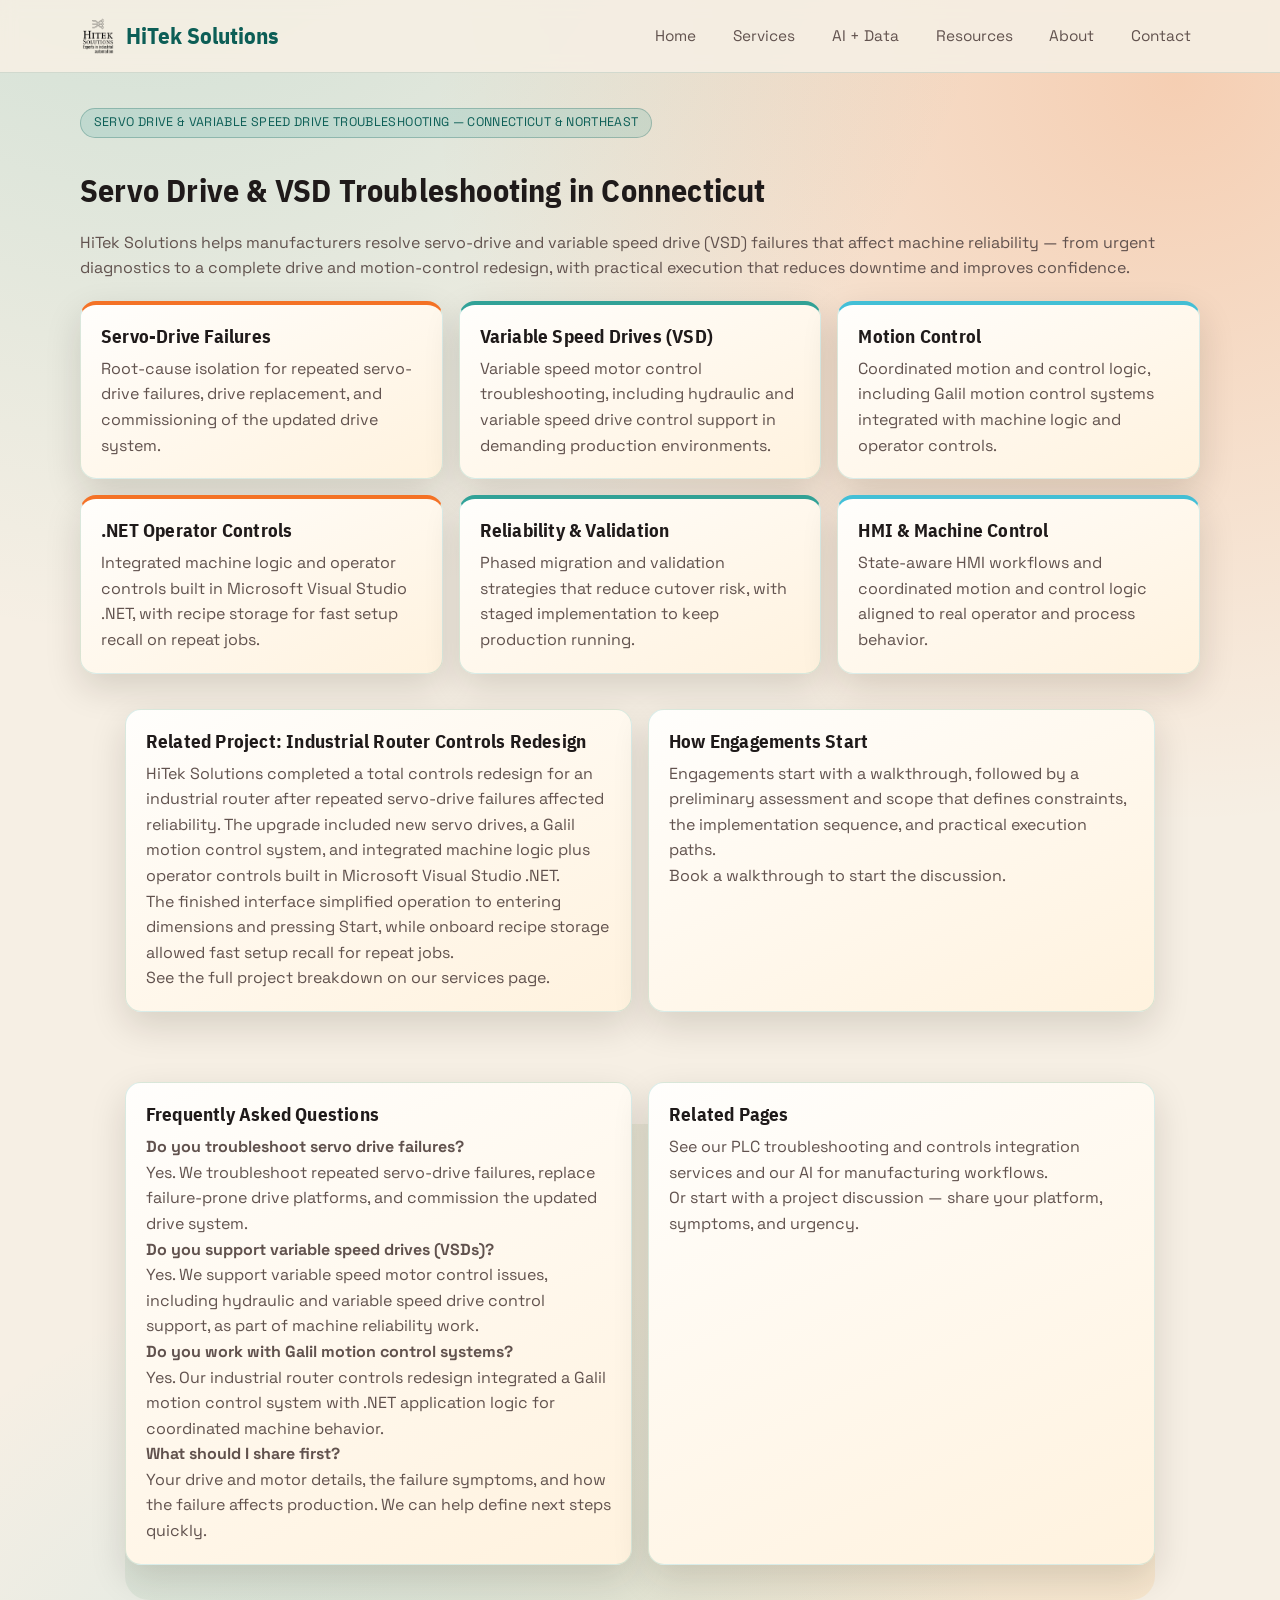
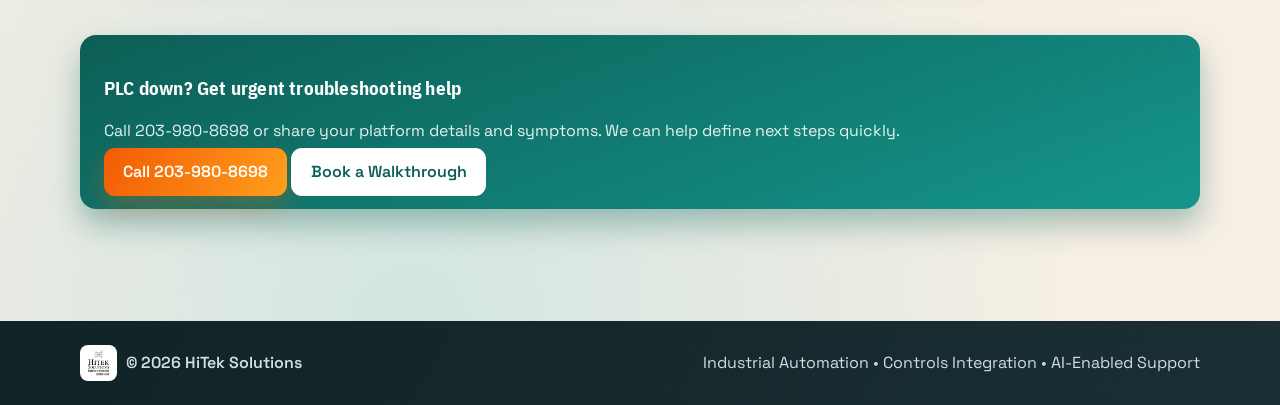
<file: servo-drive-vsd-troubleshooting.html>
<!doctype html>
<html lang="en">
<!doctype html>
<html lang="en">
<head>
  <meta charset="UTF-8" />
  <meta name="viewport" content="width=device-width, initial-scale=1.0" />
  <title>Servo Drive & VSD Troubleshooting in Connecticut | HiTek Solutions</title>
  <meta name="description" content="Servo drive and variable speed drive (VSD) troubleshooting in Connecticut and the Northeast: drive failures, motion control, and Galil system work from HiTek Solutions." />
  <link rel="canonical" href="https://hiteksol.com/servo-drive-vsd-troubleshooting.html" />
  <meta property="og:type" content="website" />
  <meta property="og:title" content="Servo Drive & VSD Troubleshooting in Connecticut" />
  <meta property="og:description" content="Servo drive and VSD troubleshooting: drive failures, motion control, and Galil system work." />
  <meta property="og:url" content="https://hiteksol.com/servo-drive-vsd-troubleshooting.html" />
  <meta name="twitter:card" content="summary_large_image" />
  <meta name="twitter:title" content="Servo Drive & VSD Troubleshooting | HiTek Solutions" />
  <meta name="twitter:description" content="Servo drive and VSD troubleshooting: drive failures, motion control, and Galil system work." />
  <link rel="preconnect" href="https://fonts.googleapis.com" />
  <link rel="preconnect" href="https://fonts.gstatic.com" crossorigin />
  <link href="https://fonts.googleapis.com/css2?family=IBM+Plex+Sans+Condensed:wght@400;600;700&family=Space+Grotesk:wght@400;500;600;700&display=swap" rel="stylesheet" />
  <link rel="stylesheet" href="assets/css/styles.css" />
  <script type="application/ld+json">
  {
    "@context": "https://schema.org",
    "@type": "Organization",
    "name": "HiTek Solutions",
    "url": "https://hiteksol.com",
    "email": "normiebear7@gmail.com",
    "telephone": "+1-203-980-8698",
    "description": "Industrial automation services including PLC troubleshooting, controls integration, machine vision, and AI-enabled technical support.",
    "areaServed": "Northeast United States"
  }
  </script>
  <script type="application/ld+json">
  {
    "@context": "https://schema.org",
    "@type": "FAQPage",
    "mainEntity": [
      {
        "@type": "Question",
        "name": "Do you troubleshoot servo drive failures?",
        "acceptedAnswer": {
          "@type": "Answer",
          "text": "Yes. We troubleshoot repeated servo-drive failures, replace failure-prone drive platforms, and commission the updated drive system."
        }
      },
      {
        "@type": "Question",
        "name": "Do you support variable speed drives (VSDs)?",
        "acceptedAnswer": {
          "@type": "Answer",
          "text": "Yes. We support variable speed motor control issues, including hydraulic and variable speed drive control support, as part of machine reliability work."
        }
      },
      {
        "@type": "Question",
        "name": "Do you work with Galil motion control systems?",
        "acceptedAnswer": {
          "@type": "Answer",
          "text": "Yes. Our industrial router controls redesign integrated a Galil motion control system with .NET application logic for coordinated machine behavior."
        }
      },
      {
        "@type": "Question",
        "name": "What should I share first?",
        "acceptedAnswer": {
          "@type": "Answer",
          "text": "Your drive and motor details, the failure symptoms, and how the failure affects production. We can help define next steps quickly."
        }
      }
    ]
  }
  </script>
</head>
<body>
  <header class="site-header">
    <div class="container nav-wrap">
      <a class="brand" href="index.html">
        <img class="brand-logo" src="assets/images/Logo.png" alt="HiTek Solutions logo" />
        <span>HiTek Solutions</span>
      </a>
      <button class="menu-toggle" aria-label="Toggle navigation">Menu</button>
      <nav class="nav-links">
        <a href="index.html">Home</a>
        <a href="services.html">Services</a>
        <a href="ai-data-solutions.html">AI + Data</a>
        <a href="resources.html">Resources</a>
        <a href="about.html">About</a>
        <a href="contact.html">Contact</a>
      </nav>
    </div>
  </header>

  <main class="section">
    <div class="container">
      <div class="section-head reveal">
        <span class="kicker">Servo Drive &amp; Variable Speed Drive Troubleshooting — Connecticut &amp; Northeast</span>
        <h1>Servo Drive &amp; VSD Troubleshooting in Connecticut</h1>
        <p>HiTek Solutions helps manufacturers resolve servo-drive and variable speed drive (VSD) failures that affect machine reliability — from urgent diagnostics to a complete drive and motion-control redesign, with practical execution that reduces downtime and improves confidence.</p>
      </div>
      <div class="card-grid service-list">
        <article class="card reveal"><h3>Servo-Drive Failures</h3><p>Root-cause isolation for repeated servo-drive failures, drive replacement, and commissioning of the updated drive system.</p></article>
        <article class="card reveal"><h3>Variable Speed Drives (VSD)</h3><p>Variable speed motor control troubleshooting, including hydraulic and variable speed drive control support in demanding production environments.</p></article>
        <article class="card reveal"><h3>Motion Control</h3><p>Coordinated motion and control logic, including Galil motion control systems integrated with machine logic and operator controls.</p></article>
        <article class="card reveal"><h3>.NET Operator Controls</h3><p>Integrated machine logic and operator controls built in Microsoft Visual Studio .NET, with recipe storage for fast setup recall on repeat jobs.</p></article>
        <article class="card reveal"><h3>Reliability &amp; Validation</h3><p>Phased migration and validation strategies that reduce cutover risk, with staged implementation to keep production running.</p></article>
        <article class="card reveal"><h3>HMI &amp; Machine Control</h3><p>State-aware HMI workflows and coordinated motion and control logic aligned to real operator and process behavior.</p></article>
      </div>
      <section class="section reveal">
        <div class="container split">
          <article class="card">
            <h3>Related Project: Industrial Router Controls Redesign</h3>
            <p>HiTek Solutions completed a total controls redesign for an industrial router after repeated servo-drive failures affected reliability. The upgrade included new servo drives, a Galil motion control system, and integrated machine logic plus operator controls built in Microsoft Visual Studio .NET.</p>
            <p>The finished interface simplified operation to entering dimensions and pressing Start, while onboard recipe storage allowed fast setup recall for repeat jobs.</p>
            <p>See the full project breakdown on our <a href="services.html">services page</a>.</p>
          </article>
          <article class="card">
            <h3>How Engagements Start</h3>
            <p>Engagements start with a walkthrough, followed by a preliminary assessment and scope that defines constraints, the implementation sequence, and practical execution paths.</p>
            <p><a href="contact.html">Book a walkthrough</a> to start the discussion.</p>
          </article>
        </div>
      </section>
      <section class="section reveal">
        <div class="container split">
          <article class="card">
            <h3>Frequently Asked Questions</h3>
            <p><strong>Do you troubleshoot servo drive failures?</strong><br />Yes. We troubleshoot repeated servo-drive failures, replace failure-prone drive platforms, and commission the updated drive system.</p>
            <p><strong>Do you support variable speed drives (VSDs)?</strong><br />Yes. We support variable speed motor control issues, including hydraulic and variable speed drive control support, as part of machine reliability work.</p>
            <p><strong>Do you work with Galil motion control systems?</strong><br />Yes. Our industrial router controls redesign integrated a Galil motion control system with .NET application logic for coordinated machine behavior.</p>
            <p><strong>What should I share first?</strong><br />Your drive and motor details, the failure symptoms, and how the failure affects production. We can help define next steps quickly.</p>
          </article>
          <article class="card">
            <h3>Related Pages</h3>
            <p>See our <a href="services.html">PLC troubleshooting and controls integration services</a> and our <a href="ai-data-solutions.html">AI for manufacturing workflows</a>.</p>
            <p>Or start with a <a href="contact.html">project discussion</a> — share your platform, symptoms, and urgency.</p>
          </article>
        </div>
      </section>
      <section class="section reveal">
        <div class="strip">
          <h3>PLC down? Get urgent troubleshooting help</h3>
          <p>Call 203-980-8698 or share your platform details and symptoms. We can help define next steps quickly.</p>
          <a class="btn btn-primary" href="tel:+12039808698">Call 203-980-8698</a>
          <a class="btn btn-secondary" href="contact.html">Book a Walkthrough</a>
        </div>
      </section>
    </div>
  </main>

  <footer class="site-footer">
    <div class="container footer-row">
      <div class="footer-brand">
        <img class="footer-logo" src="assets/images/Logo.png" alt="HiTek Solutions logo" />
        <span>© <span data-year></span> HiTek Solutions</span>
      </div>
      <div>Industrial Automation • Controls Integration • AI-Enabled Support</div>
    </div>
  </footer>

  <script src="assets/js/main.js"></script>
 <script>
 window.difyChatbotConfig = {
  token: '4Jf4ayX9tkjJKown',
  inputs: {
    // You can define the inputs from the Start node here
    // key is the variable name
    // e.g.
    // name: "NAME"
  },
  systemVariables: {
    // user_id: 'YOU CAN DEFINE USER ID HERE',
    // conversation_id: 'YOU CAN DEFINE CONVERSATION ID HERE, IT MUST BE A VALID UUID',
  },
  userVariables: {
    // avatar_url: 'YOU CAN DEFINE USER AVATAR URL HERE',
    // name: 'YOU CAN DEFINE USER NAME HERE',
  },
 }
</script>
<script
 src="https://udify.app/embed.min.js"
 id="4Jf4ayX9tkjJKown"
 defer>
</script>
<style>
  #dify-chatbot-bubble-button {
    background-color: #1C64F2 !important;
  }
  #dify-chatbot-bubble-window {
    width: 24rem !important;
    height: 40rem !important;
  }
</style> 
</body>
</html>
</file>
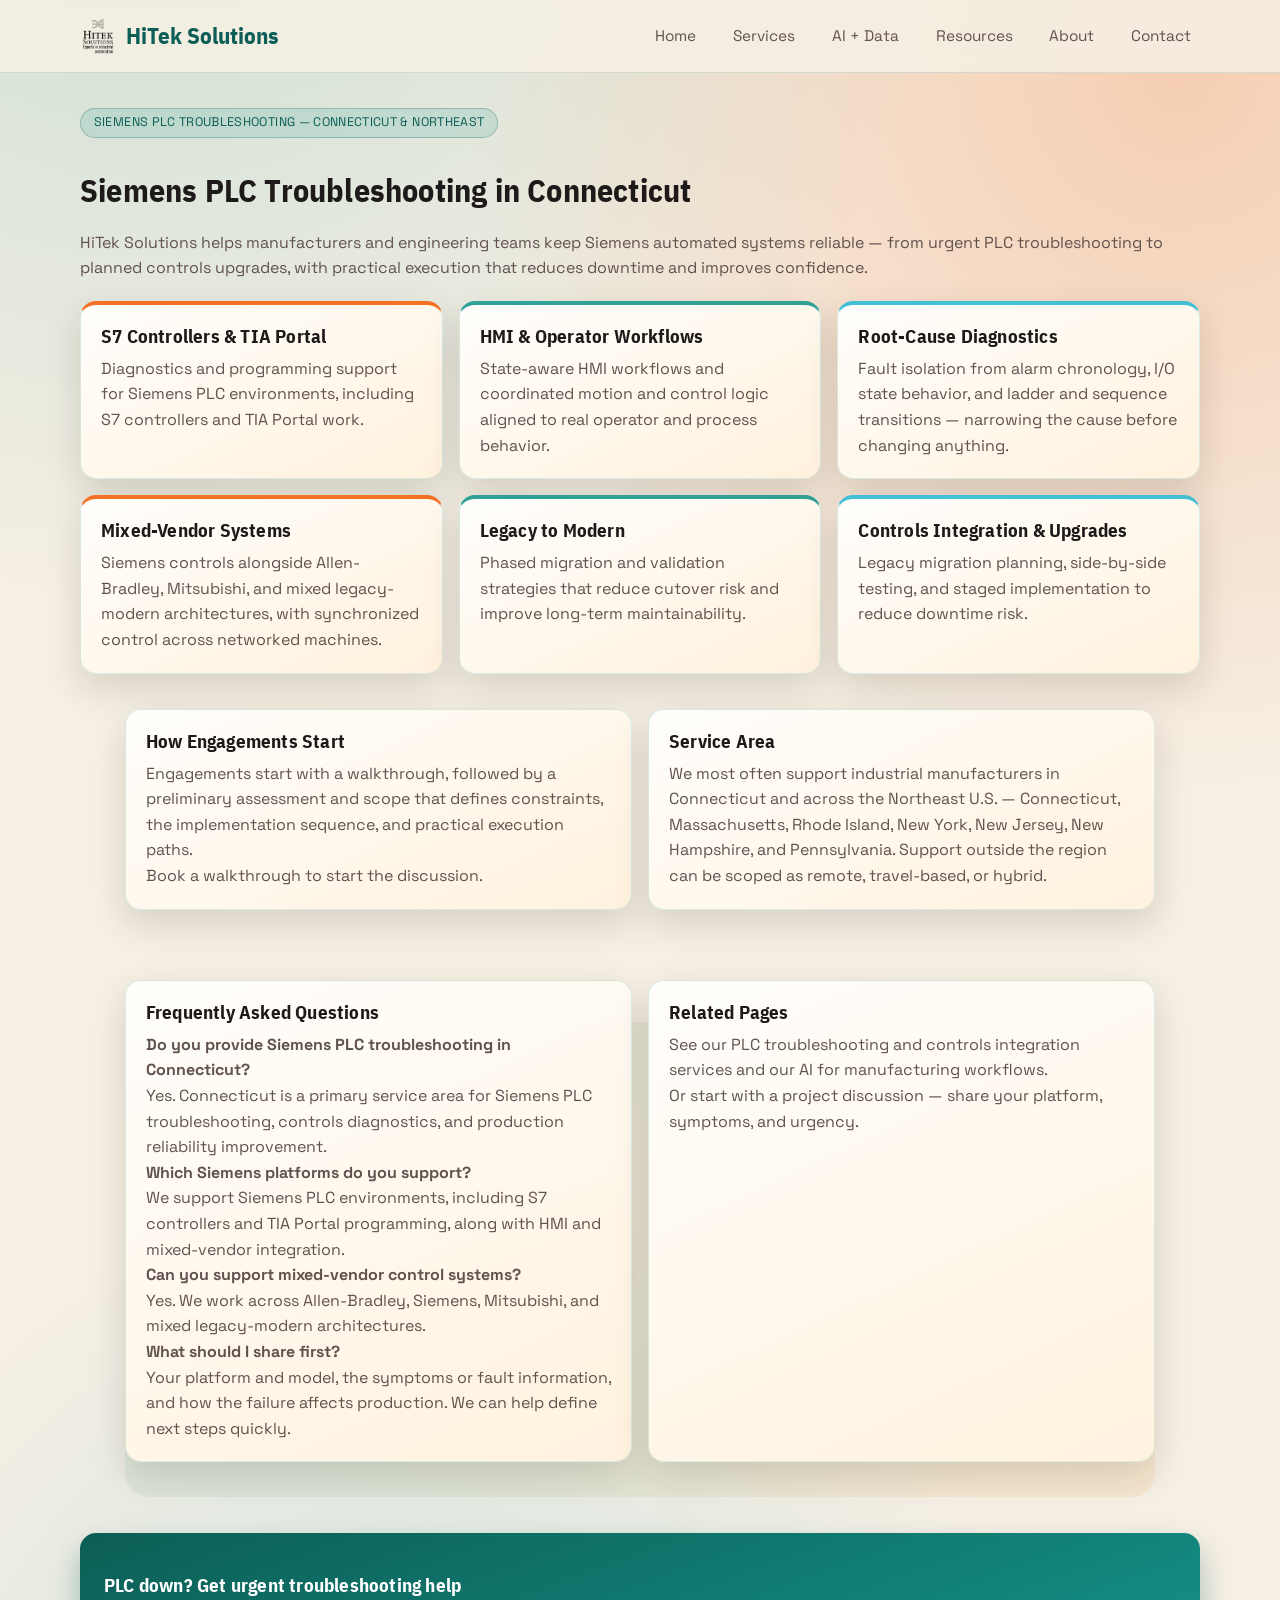
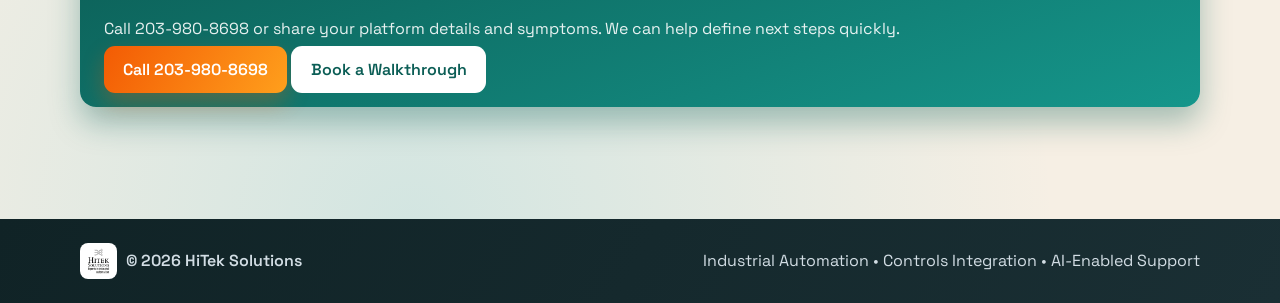
<file: siemens-plc-troubleshooting.html>
<!doctype html>
<html lang="en">
<!doctype html>
<html lang="en">
<head>
  <meta charset="UTF-8" />
  <meta name="viewport" content="width=device-width, initial-scale=1.0" />
  <title>Siemens PLC Troubleshooting in Connecticut | HiTek Solutions</title>
  <meta name="description" content="Siemens PLC troubleshooting in Connecticut and the Northeast: S7 and TIA Portal support, HMI, and mixed-vendor controls diagnostics from HiTek Solutions." />
  <link rel="canonical" href="https://hiteksol.com/siemens-plc-troubleshooting.html" />
  <meta property="og:type" content="website" />
  <meta property="og:title" content="Siemens PLC Troubleshooting in Connecticut" />
  <meta property="og:description" content="Siemens PLC troubleshooting: S7 and TIA Portal support, HMI, and mixed-vendor controls diagnostics." />
  <meta property="og:url" content="https://hiteksol.com/siemens-plc-troubleshooting.html" />
  <meta name="twitter:card" content="summary_large_image" />
  <meta name="twitter:title" content="Siemens PLC Troubleshooting | HiTek Solutions" />
  <meta name="twitter:description" content="Siemens PLC troubleshooting: S7 and TIA Portal support, HMI, and mixed-vendor controls diagnostics." />
  <link rel="preconnect" href="https://fonts.googleapis.com" />
  <link rel="preconnect" href="https://fonts.gstatic.com" crossorigin />
  <link href="https://fonts.googleapis.com/css2?family=IBM+Plex+Sans+Condensed:wght@400;600;700&family=Space+Grotesk:wght@400;500;600;700&display=swap" rel="stylesheet" />
  <link rel="stylesheet" href="assets/css/styles.css" />
  <script type="application/ld+json">
  {
    "@context": "https://schema.org",
    "@type": "Organization",
    "name": "HiTek Solutions",
    "url": "https://hiteksol.com",
    "email": "normiebear7@gmail.com",
    "telephone": "+1-203-980-8698",
    "description": "Industrial automation services including PLC troubleshooting, controls integration, machine vision, and AI-enabled technical support.",
    "areaServed": "Northeast United States"
  }
  </script>
  <script type="application/ld+json">
  {
    "@context": "https://schema.org",
    "@type": "FAQPage",
    "mainEntity": [
      {
        "@type": "Question",
        "name": "Do you provide Siemens PLC troubleshooting in Connecticut?",
        "acceptedAnswer": {
          "@type": "Answer",
          "text": "Yes. Connecticut is a primary service area for Siemens PLC troubleshooting, controls diagnostics, and production reliability improvement."
        }
      },
      {
        "@type": "Question",
        "name": "Which Siemens platforms do you support?",
        "acceptedAnswer": {
          "@type": "Answer",
          "text": "We support Siemens PLC environments, including S7 controllers and TIA Portal programming, along with HMI and mixed-vendor integration."
        }
      },
      {
        "@type": "Question",
        "name": "Can you support mixed-vendor control systems?",
        "acceptedAnswer": {
          "@type": "Answer",
          "text": "Yes. We work across Allen-Bradley, Siemens, Mitsubishi, and mixed legacy-modern architectures."
        }
      },
      {
        "@type": "Question",
        "name": "What should I share first?",
        "acceptedAnswer": {
          "@type": "Answer",
          "text": "Your platform and model, the symptoms or fault information, and how the failure affects production. We can help define next steps quickly."
        }
      }
    ]
  }
  </script>
</head>
<body>
  <header class="site-header">
    <div class="container nav-wrap">
      <a class="brand" href="index.html">
        <img class="brand-logo" src="assets/images/Logo.png" alt="HiTek Solutions logo" />
        <span>HiTek Solutions</span>
      </a>
      <button class="menu-toggle" aria-label="Toggle navigation">Menu</button>
      <nav class="nav-links">
        <a href="index.html">Home</a>
        <a href="services.html">Services</a>
        <a href="ai-data-solutions.html">AI + Data</a>
        <a href="resources.html">Resources</a>
        <a href="about.html">About</a>
        <a href="contact.html">Contact</a>
      </nav>
    </div>
  </header>

  <main class="section">
    <div class="container">
      <div class="section-head reveal">
        <span class="kicker">Siemens PLC Troubleshooting — Connecticut &amp; Northeast</span>
        <h1>Siemens PLC Troubleshooting in Connecticut</h1>
        <p>HiTek Solutions helps manufacturers and engineering teams keep Siemens automated systems reliable — from urgent PLC troubleshooting to planned controls upgrades, with practical execution that reduces downtime and improves confidence.</p>
      </div>
      <div class="card-grid service-list">
        <article class="card reveal"><h3>S7 Controllers &amp; TIA Portal</h3><p>Diagnostics and programming support for Siemens PLC environments, including S7 controllers and TIA Portal work.</p></article>
        <article class="card reveal"><h3>HMI &amp; Operator Workflows</h3><p>State-aware HMI workflows and coordinated motion and control logic aligned to real operator and process behavior.</p></article>
        <article class="card reveal"><h3>Root-Cause Diagnostics</h3><p>Fault isolation from alarm chronology, I/O state behavior, and ladder and sequence transitions — narrowing the cause before changing anything.</p></article>
        <article class="card reveal"><h3>Mixed-Vendor Systems</h3><p>Siemens controls alongside Allen-Bradley, Mitsubishi, and mixed legacy-modern architectures, with synchronized control across networked machines.</p></article>
        <article class="card reveal"><h3>Legacy to Modern</h3><p>Phased migration and validation strategies that reduce cutover risk and improve long-term maintainability.</p></article>
        <article class="card reveal"><h3>Controls Integration &amp; Upgrades</h3><p>Legacy migration planning, side-by-side testing, and staged implementation to reduce downtime risk.</p></article>
      </div>
      <section class="section reveal">
        <div class="container split">
          <article class="card">
            <h3>How Engagements Start</h3>
            <p>Engagements start with a walkthrough, followed by a preliminary assessment and scope that defines constraints, the implementation sequence, and practical execution paths.</p>
            <p><a href="contact.html">Book a walkthrough</a> to start the discussion.</p>
          </article>
          <article class="card">
            <h3>Service Area</h3>
            <p>We most often support industrial manufacturers in Connecticut and across the Northeast U.S. — Connecticut, Massachusetts, Rhode Island, New York, New Jersey, New Hampshire, and Pennsylvania. Support outside the region can be scoped as remote, travel-based, or hybrid.</p>
          </article>
        </div>
      </section>
      <section class="section reveal">
        <div class="container split">
          <article class="card">
            <h3>Frequently Asked Questions</h3>
            <p><strong>Do you provide Siemens PLC troubleshooting in Connecticut?</strong><br />Yes. Connecticut is a primary service area for Siemens PLC troubleshooting, controls diagnostics, and production reliability improvement.</p>
            <p><strong>Which Siemens platforms do you support?</strong><br />We support Siemens PLC environments, including S7 controllers and TIA Portal programming, along with HMI and mixed-vendor integration.</p>
            <p><strong>Can you support mixed-vendor control systems?</strong><br />Yes. We work across Allen-Bradley, Siemens, Mitsubishi, and mixed legacy-modern architectures.</p>
            <p><strong>What should I share first?</strong><br />Your platform and model, the symptoms or fault information, and how the failure affects production. We can help define next steps quickly.</p>
          </article>
          <article class="card">
            <h3>Related Pages</h3>
            <p>See our <a href="services.html">PLC troubleshooting and controls integration services</a> and our <a href="ai-data-solutions.html">AI for manufacturing workflows</a>.</p>
            <p>Or start with a <a href="contact.html">project discussion</a> — share your platform, symptoms, and urgency.</p>
          </article>
        </div>
      </section>
      <section class="section reveal">
        <div class="strip">
          <h3>PLC down? Get urgent troubleshooting help</h3>
          <p>Call 203-980-8698 or share your platform details and symptoms. We can help define next steps quickly.</p>
          <a class="btn btn-primary" href="tel:+12039808698">Call 203-980-8698</a>
          <a class="btn btn-secondary" href="contact.html">Book a Walkthrough</a>
        </div>
      </section>
    </div>
  </main>

  <footer class="site-footer">
    <div class="container footer-row">
      <div class="footer-brand">
        <img class="footer-logo" src="assets/images/Logo.png" alt="HiTek Solutions logo" />
        <span>© <span data-year></span> HiTek Solutions</span>
      </div>
      <div>Industrial Automation • Controls Integration • AI-Enabled Support</div>
    </div>
  </footer>

  <script src="assets/js/main.js"></script>
 <script>
 window.difyChatbotConfig = {
  token: '4Jf4ayX9tkjJKown',
  inputs: {
    // You can define the inputs from the Start node here
    // key is the variable name
    // e.g.
    // name: "NAME"
  },
  systemVariables: {
    // user_id: 'YOU CAN DEFINE USER ID HERE',
    // conversation_id: 'YOU CAN DEFINE CONVERSATION ID HERE, IT MUST BE A VALID UUID',
  },
  userVariables: {
    // avatar_url: 'YOU CAN DEFINE USER AVATAR URL HERE',
    // name: 'YOU CAN DEFINE USER NAME HERE',
  },
 }
</script>
<script
 src="https://udify.app/embed.min.js"
 id="4Jf4ayX9tkjJKown"
 defer>
</script>
<style>
  #dify-chatbot-bubble-button {
    background-color: #1C64F2 !important;
  }
  #dify-chatbot-bubble-window {
    width: 24rem !important;
    height: 40rem !important;
  }
</style> 
</body>
</html>
</file>
<file: assets/css/styles.css>
:root {
  --bg: #f6efe4;
  --surface: #fffdfa;
  --surface-2: #ffeed6;
  --text: #1f1a1a;
  --muted: #61524e;
  --brand: #0c5e56;
  --brand-2: #15968b;
  --accent: #f35b04;
  --accent-2: #ff9f1c;
  --highlight: #23b5d3;
  --ring: #7fd0d5;
  --radius: 16px;
  --shadow: 0 14px 36px rgba(30, 19, 8, 0.14);
  --shadow-soft: 0 8px 20px rgba(35, 15, 0, 0.09);
}

* {
  box-sizing: border-box;
}

html, body {
  margin: 0;
  padding: 0;
}

body {
  font-family: "Space Grotesk", "Segoe UI", sans-serif;
  background:
    radial-gradient(circle at 12% -12%, rgba(21, 150, 139, 0.2), transparent 35%),
    radial-gradient(circle at 92% 4%, rgba(243, 91, 4, 0.22), transparent 33%),
    radial-gradient(circle at 32% 96%, rgba(35, 181, 211, 0.17), transparent 32%),
    var(--bg);
  color: var(--text);
  line-height: 1.6;
}

h1, h2, h3 {
  font-family: "IBM Plex Sans Condensed", "Segoe UI", sans-serif;
  line-height: 1.15;
  letter-spacing: 0.2px;
}

a {
  color: inherit;
  text-decoration: none;
}

.container {
  width: min(1120px, 92%);
  margin: 0 auto;
}

.site-header {
  position: sticky;
  top: 0;
  z-index: 50;
  backdrop-filter: blur(8px);
  background: rgba(246, 239, 228, 0.9);
  border-bottom: 1px solid rgba(12, 94, 86, 0.14);
}

.nav-wrap {
  display: flex;
  align-items: center;
  justify-content: space-between;
  min-height: 72px;
}

.brand {
  display: inline-flex;
  align-items: center;
  gap: 0.6rem;
  font-family: "IBM Plex Sans Condensed", sans-serif;
  font-size: 1.45rem;
  font-weight: 700;
  color: var(--brand);
}

.brand-logo {
  width: auto;
  height: 42px;
  max-width: 172px;
  object-fit: contain;
}

.nav-links {
  display: flex;
  gap: 1.2rem;
  align-items: center;
}

.nav-links a {
  font-size: 0.96rem;
  color: var(--muted);
  padding: 0.35rem 0.55rem;
  border-radius: 8px;
  transition: color 0.2s ease, background 0.2s ease;
}

.nav-links a:hover,
.nav-links a.active {
  color: var(--brand);
  background: rgba(21, 150, 139, 0.13);
}

.menu-toggle {
  display: none;
  border: 0;
  background: var(--surface);
  border-radius: 10px;
  padding: 0.55rem 0.7rem;
  box-shadow: var(--shadow);
}

.hero {
  padding: 4.8rem 0 3.2rem;
  position: relative;
}

.hero::before,
.hero::after {
  content: "";
  position: absolute;
  border-radius: 999px;
  filter: blur(2px);
  z-index: -1;
}

.hero::before {
  width: 220px;
  height: 220px;
  right: 6%;
  top: 6%;
  background: radial-gradient(circle, rgba(255, 159, 28, 0.45), rgba(255, 159, 28, 0));
}

.hero::after {
  width: 180px;
  height: 180px;
  left: 4%;
  bottom: -4%;
  background: radial-gradient(circle, rgba(35, 181, 211, 0.38), rgba(35, 181, 211, 0));
}

.hero-shell {
  display: grid;
  gap: 1.8rem;
  grid-template-columns: 1.2fr 0.8fr;
  align-items: stretch;
}

.panel {
  background: linear-gradient(165deg, rgba(255, 253, 250, 0.95), rgba(255, 240, 219, 0.78));
  border-radius: var(--radius);
  box-shadow: var(--shadow);
  padding: 2rem;
  border: 1px solid rgba(243, 91, 4, 0.14);
}

.hero h1 {
  font-size: clamp(2rem, 4.2vw, 3.5rem);
  margin: 0 0 1rem;
  color: #0f2e2a;
  text-wrap: balance;
}

.hero-title-wrap {
  display: grid;
  gap: 0.8rem;
}

.hero-logo {
  width: auto;
  height: clamp(48px, 7vw, 84px);
  max-width: min(100%, 340px);
  object-fit: contain;
}

.hero p {
  margin: 0;
  color: var(--muted);
  font-size: 1.02rem;
}

.kicker {
  display: inline-block;
  margin-bottom: 0.75rem;
  background: rgba(21, 150, 139, 0.14);
  color: var(--brand);
  border: 1px solid rgba(12, 94, 86, 0.28);
  border-radius: 999px;
  padding: 0.25rem 0.8rem;
  font-size: 0.78rem;
  letter-spacing: 0.35px;
  text-transform: uppercase;
}

.project-kicker-compliance {
  background: rgba(243, 91, 4, 0.16);
  color: #9a3c08;
  border-color: rgba(243, 91, 4, 0.4);
}

.project-kicker-metrology {
  background: rgba(35, 181, 211, 0.16);
  color: #0e5a6b;
  border-color: rgba(35, 181, 211, 0.42);
}

.project-kicker-aerospace {
  background: rgba(72, 107, 255, 0.14);
  color: #2f448d;
  border-color: rgba(72, 107, 255, 0.38);
}

.project-kicker-formech {
  background: rgba(166, 73, 224, 0.14);
  color: #5b2d84;
  border-color: rgba(166, 73, 224, 0.36);
}

.project-kicker-packaging {
  background: rgba(255, 195, 55, 0.18);
  color: #775300;
  border-color: rgba(225, 165, 0, 0.42);
}

.project-kicker-safety {
  background: rgba(230, 47, 47, 0.14);
  color: #8f1717;
  border-color: rgba(230, 47, 47, 0.36);
}

.project-kicker-router {
  background: rgba(52, 76, 107, 0.15);
  color: #1f3654;
  border-color: rgba(52, 76, 107, 0.34);
}

.cta-row {
  display: flex;
  gap: 0.8rem;
  margin-top: 1.3rem;
  flex-wrap: wrap;
}

.btn {
  border: 0;
  border-radius: 11px;
  font-weight: 600;
  padding: 0.82rem 1.2rem;
  cursor: pointer;
  transition: transform 0.2s ease, box-shadow 0.2s ease, background 0.2s ease;
}

.btn:hover {
  transform: translateY(-1px);
}

.btn-primary {
  background: linear-gradient(120deg, var(--accent), var(--accent-2));
  color: #fff;
  box-shadow: 0 10px 22px rgba(243, 91, 4, 0.3);
}

.btn-secondary {
  background: rgba(35, 181, 211, 0.17);
  color: var(--brand);
}

.stat-grid {
  display: grid;
  grid-template-columns: 1fr 1fr;
  gap: 0.9rem;
}

.stat {
  background: linear-gradient(145deg, #fff8ed, #ffe8c9);
  border: 1px solid rgba(243, 91, 4, 0.16);
  border-radius: 12px;
  padding: 0.9rem;
  box-shadow: var(--shadow-soft);
}

.stat .v {
  font-size: 1.45rem;
  font-weight: 700;
  color: var(--brand);
}

.stat .l {
  color: var(--muted);
  font-size: 0.84rem;
}

.section {
  padding: 2.2rem 0;
}

.section:nth-of-type(even) {
  position: relative;
}

.section:nth-of-type(even)::before {
  content: "";
  position: absolute;
  inset: 14% 4% 0;
  border-radius: 24px;
  background: linear-gradient(125deg, rgba(21, 150, 139, 0.09), rgba(255, 159, 28, 0.11));
  z-index: -1;
}

.section h2 {
  margin: 0 0 0.35rem;
  font-size: clamp(1.5rem, 2.8vw, 2.35rem);
}

.section-head {
  margin-bottom: 1.25rem;
}

.section-head p {
  margin: 0;
  color: var(--muted);
}

.card-grid {
  display: grid;
  gap: 1rem;
  grid-template-columns: repeat(3, minmax(0, 1fr));
}

.card {
  background: linear-gradient(155deg, #fffefc, #fff2de);
  border-radius: var(--radius);
  box-shadow: var(--shadow);
  padding: 1.25rem;
  border: 1px solid rgba(21, 150, 139, 0.16);
  transition: transform 0.3s ease, box-shadow 0.3s ease, border-color 0.3s ease;
}

.card:hover {
  transform: translateY(-6px) rotate(-0.15deg);
  box-shadow: 0 20px 36px rgba(35, 15, 0, 0.16);
  border-color: rgba(243, 91, 4, 0.38);
}

.card h3 {
  margin: 0 0 0.55rem;
  font-size: 1.2rem;
}

.card p {
  margin: 0;
  color: var(--muted);
}

.split {
  display: grid;
  grid-template-columns: 1fr 1fr;
  gap: 1rem;
}

.strip {
  background: linear-gradient(160deg, var(--brand), var(--brand-2));
  color: #fff;
  border-radius: var(--radius);
  padding: 1.5rem;
  box-shadow: 0 16px 30px rgba(12, 94, 86, 0.34);
}

.strip p {
  color: rgba(255, 255, 255, 0.9);
}

.strip .btn-secondary {
  background: #fff;
  color: var(--brand);
}

.site-footer {
  margin-top: 2.6rem;
  background: linear-gradient(120deg, #102326, #1a2f34);
  color: #d2dde4;
  padding: 1.5rem 0;
}

.service-list .card:nth-child(3n + 1) {
  border-top: 4px solid rgba(243, 91, 4, 0.85);
}

.service-list .card:nth-child(3n + 2) {
  border-top: 4px solid rgba(21, 150, 139, 0.88);
}

.service-list .card:nth-child(3n) {
  border-top: 4px solid rgba(35, 181, 211, 0.85);
}

.environment-grid {
  display: grid;
  grid-template-columns: repeat(3, minmax(0, 1fr));
  gap: 0.95rem;
}

.environment-card {
  margin: 0;
  background: linear-gradient(165deg, rgba(255, 255, 255, 0.92), rgba(244, 251, 255, 0.84));
  border: 1px solid rgba(21, 150, 139, 0.18);
  border-radius: 14px;
  overflow: hidden;
  box-shadow: var(--shadow-soft);
}

.environment-card img {
  display: block;
  width: 100%;
  height: 220px;
  object-fit: cover;
}

.environment-card video {
  display: block;
  width: 100%;
  height: 220px;
  object-fit: cover;
  background: #101721;
}

.environment-card figcaption {
  padding: 0.7rem 0.8rem 0.78rem;
  font-size: 0.88rem;
  line-height: 1.45;
  color: #28484d;
}

.project-story {
  display: grid;
  grid-template-columns: 0.95fr 1.05fr;
  gap: 1.2rem;
  background: linear-gradient(150deg, #fffdf8, #ffeccf);
  border-radius: calc(var(--radius) + 2px);
  border: 1px solid rgba(243, 91, 4, 0.2);
  box-shadow: var(--shadow);
  padding: 1.1rem;
}

.project-story-compliance {
  background: linear-gradient(150deg, #fffdf8, #ffe7d2);
  border-color: rgba(243, 91, 4, 0.35);
}

.project-story-metrology {
  background: linear-gradient(150deg, #f7feff, #e5f7fc);
  border-color: rgba(35, 181, 211, 0.35);
}

.project-story-aerospace {
  grid-template-columns: 1.08fr 0.92fr;
  background: linear-gradient(155deg, #f7f9ff, #e8eeff);
  border-color: rgba(72, 107, 255, 0.34);
}

.project-story-formech {
  background: linear-gradient(155deg, #fdf8ff, #f3eaff);
  border-color: rgba(166, 73, 224, 0.32);
}

.project-story-packaging {
  background: linear-gradient(155deg, #fffdf4, #fff4cb);
  border-color: rgba(225, 165, 0, 0.3);
}

.project-story-safety {
  grid-template-columns: 1.08fr 0.92fr;
  background: linear-gradient(155deg, #fff8f8, #ffe7e7);
  border-color: rgba(230, 47, 47, 0.3);
}

.project-story-router {
  background: linear-gradient(155deg, #f5f8ff, #e7eefb);
  border-color: rgba(52, 76, 107, 0.28);
}

.project-image-wrap {
  display: flex;
  align-items: center;
  justify-content: center;
  border-radius: 14px;
  overflow: hidden;
  background: linear-gradient(145deg, #fee5bf, #ffeccd);
  border: 1px solid rgba(12, 94, 86, 0.2);
  min-height: 280px;
}

.project-story-compliance .project-image-wrap {
  background: linear-gradient(145deg, #ffe3c4, #fff1dc);
  border-color: rgba(243, 91, 4, 0.28);
}

.project-story-metrology .project-image-wrap {
  background: linear-gradient(145deg, #e5f8fc, #f1fdff);
  border-color: rgba(35, 181, 211, 0.3);
}

.project-story-router .project-media-wrap {
  background: linear-gradient(145deg, #e9f0ff, #f1f6ff);
  border-color: rgba(52, 76, 107, 0.3);
}

.project-media-wrap {
  border-radius: 14px;
  overflow: hidden;
  background: linear-gradient(145deg, #f6ecff, #efe2ff);
  border: 1px solid rgba(166, 73, 224, 0.28);
  min-height: 280px;
  display: flex;
  align-items: center;
}

.project-video {
  width: 100%;
  height: 100%;
  max-height: 540px;
  object-fit: contain;
  background: #0f0b1a;
}

.project-gallery {
  display: grid;
  grid-template-columns: 1fr 1fr;
  gap: 0.7rem;
}

.project-gallery img {
  width: 100%;
  aspect-ratio: 16 / 10;
  object-fit: cover;
  border-radius: 12px;
  border: 1px solid rgba(72, 107, 255, 0.3);
  box-shadow: var(--shadow-soft);
  cursor: zoom-in;
  transition: transform 0.2s ease, box-shadow 0.2s ease;
}

.project-gallery img:hover,
.project-gallery img:focus-visible {
  transform: translateY(-2px);
  box-shadow: 0 10px 22px rgba(27, 35, 66, 0.22);
  outline: none;
}

body.lightbox-open {
  overflow: hidden;
}

.lightbox {
  position: fixed;
  inset: 0;
  background: rgba(11, 14, 26, 0.8);
  display: none;
  align-items: center;
  justify-content: center;
  z-index: 120;
  padding: 1rem;
}

.lightbox.open {
  display: flex;
}

.lightbox-figure {
  margin: 0;
  width: min(1080px, 94vw);
  max-height: 92vh;
  background: #f9fbff;
  border: 1px solid rgba(72, 107, 255, 0.25);
  border-radius: 14px;
  box-shadow: 0 20px 42px rgba(8, 11, 23, 0.5);
  padding: 0.7rem;
  position: relative;
}

.lightbox-image {
  width: 100%;
  max-height: 76vh;
  object-fit: contain;
  border-radius: 10px;
  background: #e6edff;
}

.lightbox-caption {
  margin: 0.65rem 0.15rem 0.15rem;
  color: #2e3f79;
  font-size: 0.92rem;
}

.lightbox-close {
  position: absolute;
  top: 0.9rem;
  right: 0.9rem;
  border: 0;
  border-radius: 999px;
  background: rgba(24, 42, 97, 0.9);
  color: #fff;
  font-weight: 600;
  padding: 0.42rem 0.78rem;
  cursor: pointer;
}

.lightbox-close:hover,
.lightbox-close:focus-visible {
  background: rgba(32, 58, 130, 0.95);
  outline: none;
}

.lightbox-nav {
  position: absolute;
  top: 50%;
  transform: translateY(-50%);
  border: 0;
  border-radius: 999px;
  background: rgba(24, 42, 97, 0.85);
  color: #fff;
  font-weight: 600;
  padding: 0.45rem 0.8rem;
  cursor: pointer;
}

.lightbox-prev {
  left: 1rem;
}

.lightbox-next {
  right: 1rem;
}

.lightbox-nav:hover,
.lightbox-nav:focus-visible {
  background: rgba(32, 58, 130, 0.95);
  outline: none;
}

.project-image {
  display: block;
  width: 100%;
  height: 100%;
  object-fit: contain;
  object-position: center;
}

.project-copy {
  padding: 0.35rem 0.25rem;
}

.project-copy h2 {
  margin: 0 0 0.7rem;
  font-size: clamp(1.5rem, 2.3vw, 2rem);
}

.project-copy p {
  margin: 0;
  color: var(--muted);
}

.project-columns {
  display: grid;
  grid-template-columns: 1fr 1fr;
  gap: 1rem;
  margin-top: 1rem;
}

.project-columns section {
  background: rgba(255, 255, 255, 0.58);
  border: 1px solid rgba(21, 150, 139, 0.18);
  border-radius: 12px;
  padding: 0.85rem;
}

.project-story-compliance .project-columns section {
  background: rgba(255, 249, 241, 0.78);
  border-color: rgba(243, 91, 4, 0.24);
}

.project-story-metrology .project-columns section {
  background: rgba(243, 252, 255, 0.8);
  border-color: rgba(35, 181, 211, 0.26);
}

.project-story-aerospace .project-columns section {
  background: rgba(244, 247, 255, 0.84);
  border-color: rgba(72, 107, 255, 0.24);
}

.project-story-formech .project-columns section {
  background: rgba(250, 243, 255, 0.84);
  border-color: rgba(166, 73, 224, 0.22);
}

.project-story-packaging .project-columns section {
  background: rgba(255, 252, 239, 0.88);
  border-color: rgba(225, 165, 0, 0.22);
}

.project-story-safety .project-columns section {
  background: rgba(255, 245, 245, 0.88);
  border-color: rgba(230, 47, 47, 0.22);
}

.project-story-router .project-columns section {
  background: rgba(243, 247, 255, 0.88);
  border-color: rgba(52, 76, 107, 0.2);
}

.project-columns h3 {
  margin: 0 0 0.5rem;
  font-size: 1.06rem;
  color: #154e48;
}

.project-story-compliance .project-columns h3 {
  color: #8f3c13;
}

.project-story-metrology .project-columns h3 {
  color: #0f6072;
}

.project-story-aerospace .project-columns h3 {
  color: #2f458c;
}

.project-story-formech .project-columns h3 {
  color: #5b2d84;
}

.project-story-packaging .project-columns h3 {
  color: #7d5a09;
}

.project-story-safety .project-columns h3 {
  color: #8a1d1d;
}

.project-story-router .project-columns h3 {
  color: #2d4462;
}

.project-story-safety .project-gallery img {
  border-color: rgba(230, 47, 47, 0.28);
}

.project-columns ul {
  margin: 0;
  padding-left: 1.15rem;
  color: #534542;
}

.project-columns li {
  margin-bottom: 0.5rem;
}

.pulse-panel {
  position: relative;
  overflow: hidden;
}

.pulse-panel::after {
  content: "";
  position: absolute;
  inset: 0;
  background: linear-gradient(120deg, transparent, rgba(255, 255, 255, 0.24), transparent);
  transform: translateX(-115%);
  animation: panel-shine 6s ease-in-out infinite;
  pointer-events: none;
}

.hero-badges {
  display: flex;
  gap: 0.5rem;
  margin-top: 1rem;
  flex-wrap: wrap;
}

.hero-badges span {
  font-size: 0.75rem;
  font-weight: 600;
  letter-spacing: 0.25px;
  border-radius: 999px;
  padding: 0.3rem 0.72rem;
  background: #fff4e5;
  border: 1px solid rgba(243, 91, 4, 0.25);
  color: #8b3a0d;
}

.hero-badges span:nth-child(2) {
  background: #e8fbf6;
  border-color: rgba(12, 94, 86, 0.28);
  color: #0d554e;
}

.hero-badges span:nth-child(3) {
  background: #e8f8fc;
  border-color: rgba(35, 181, 211, 0.34);
  color: #0e5a6b;
}

@keyframes panel-shine {
  0%,
  72% {
    transform: translateX(-115%);
  }

  88%,
  100% {
    transform: translateX(115%);
  }
}

.footer-row {
  display: flex;
  justify-content: space-between;
  gap: 1rem;
  flex-wrap: wrap;
  align-items: center;
}

.footer-brand {
  display: inline-flex;
  align-items: center;
  gap: 0.6rem;
  font-weight: 600;
}

.footer-logo {
  width: auto;
  height: 36px;
  max-width: 138px;
  object-fit: contain;
  background: #fff;
  border-radius: 8px;
  padding: 0.2rem 0.35rem;
}

.reveal {
  opacity: 0;
  transform: translateY(12px);
  transition: opacity 0.55s ease, transform 0.55s ease;
}

.reveal.visible {
  opacity: 1;
  transform: translateY(0);
}

@media (max-width: 980px) {
  .hero-shell,
  .split,
  .card-grid {
    grid-template-columns: 1fr 1fr;
  }

  .environment-grid {
    grid-template-columns: 1fr 1fr;
  }

  .project-story,
  .project-story-aerospace,
  .project-columns {
    grid-template-columns: 1fr;
  }

  .project-gallery {
    grid-template-columns: 1fr 1fr;
  }
}

@media (max-width: 760px) {
  .menu-toggle {
    display: inline-flex;
  }

  .nav-links {
    position: absolute;
    top: 72px;
    right: 4%;
    flex-direction: column;
    align-items: stretch;
    background: #fff7eb;
    padding: 0.8rem;
    border-radius: 12px;
    box-shadow: var(--shadow);
    min-width: 220px;
    display: none;
  }

  .nav-links.open {
    display: flex;
  }

  .hero-shell,
  .split,
  .card-grid,
  .stat-grid,
  .environment-grid {
    grid-template-columns: 1fr;
  }

  .project-story {
    padding: 0.85rem;
  }

  .panel {
    padding: 1.3rem;
  }

  .hero {
    padding-top: 3rem;
  }

  .project-gallery {
    grid-template-columns: 1fr;
  }

  .brand {
    font-size: 1.15rem;
    gap: 0.45rem;
  }

  .brand-logo {
    height: 34px;
    max-width: 132px;
  }

  .footer-logo {
    height: 30px;
    max-width: 112px;
  }

  .lightbox-nav {
    top: auto;
    bottom: 0.95rem;
    transform: none;
    padding: 0.4rem 0.7rem;
    font-size: 0.86rem;
  }

  .lightbox-prev {
    left: 0.95rem;
  }

  .lightbox-next {
    right: 0.95rem;
  }
}
</file>
